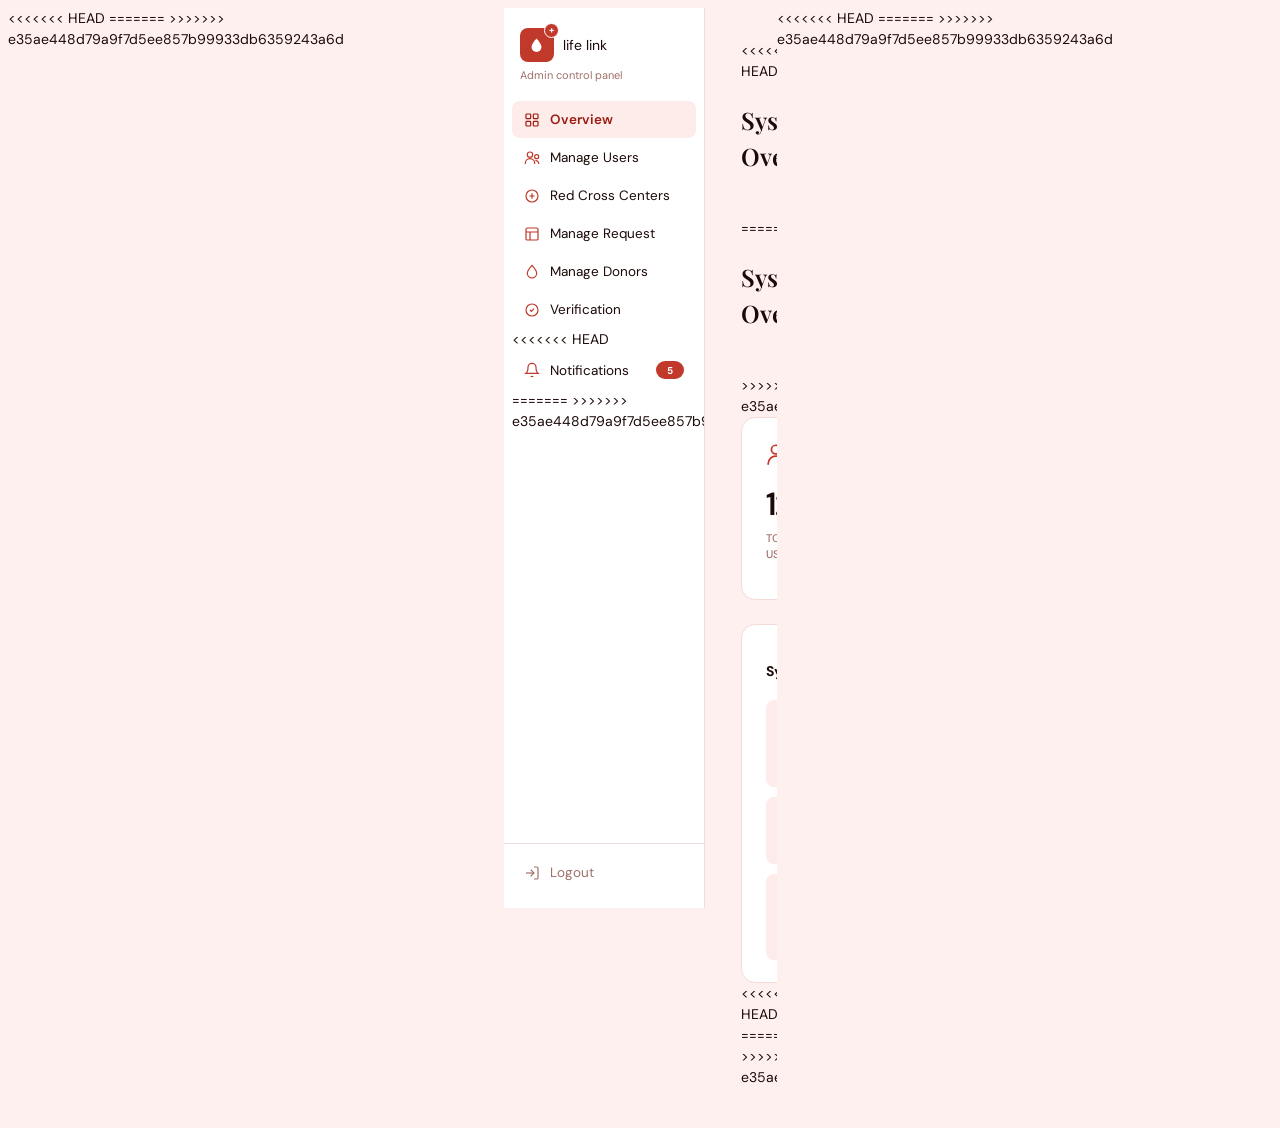
<file: admin.html>
<!DOCTYPE html>
<html lang="en">
<head>
  <meta charset="UTF-8"/>
  <meta name="viewport" content="width=device-width, initial-scale=1.0"/>
  <title>Life Link – Admin Dashboard</title>
  <link href="https://fonts.googleapis.com/css2?family=DM+Sans:opsz,wght@9..40,300;9..40,400;9..40,500;9..40,600&family=Playfair+Display:wght@500;600&display=swap" rel="stylesheet"/>
  <link rel="stylesheet" href="admin.css"/>
<<<<<<< HEAD
  <style>
    /* ── Notification Bell ── */
    .notif-bell-wrap {
      position: relative;
      margin-left: auto;
      margin-right: 8px;
    }
    .notif-bell-btn {
      width: 34px; height: 34px;
      border-radius: 50%;
      border: 1px solid var(--border-soft);
      background: var(--white);
      display: flex; align-items: center; justify-content: center;
      cursor: pointer;
      transition: all 0.15s;
      position: relative;
    }
    .notif-bell-btn svg { width: 16px; height: 16px; stroke: var(--text-muted); fill: none; }
    .notif-bell-btn:hover { background: var(--blush); border-color: var(--crimson-mid); }
    .notif-bell-btn:hover svg { stroke: var(--crimson); }
    .notif-badge {
      position: absolute; top: -4px; right: -4px;
      width: 17px; height: 17px;
      background: var(--crimson-mid);
      color: #fff;
      border-radius: 50%;
      font-size: 10px; font-weight: 700;
      display: flex; align-items: center; justify-content: center;
      border: 2px solid #fff;
      animation: badgePulse 2s infinite;
    }
    @keyframes badgePulse {
      0%,100% { box-shadow: 0 0 0 0 rgba(192,57,43,0.4); }
      50%      { box-shadow: 0 0 0 5px rgba(192,57,43,0); }
    }

    /* ── Notification Dropdown ── */
    .notif-dropdown {
      position: absolute;
      top: calc(100% + 10px);
      right: 0;
      width: 360px;
      background: #fff;
      border-radius: 14px;
      border: 1px solid var(--border-soft);
      box-shadow: 0 20px 60px rgba(100,10,0,0.16);
      z-index: 500;
      display: none;
      overflow: hidden;
      animation: dropIn 0.22s ease;
    }
    @keyframes dropIn {
      from { opacity:0; transform:translateY(-8px); }
      to   { opacity:1; transform:translateY(0); }
    }
    .notif-dropdown.open { display: block; }

    .notif-header {
      padding: 14px 18px 10px;
      display: flex; align-items: center; justify-content: space-between;
      border-bottom: 1px solid var(--border-soft);
    }
    .notif-header-title { font-size: 14px; font-weight: 700; color: var(--text-dark); }
    .notif-mark-all {
      font-size: 11px; color: var(--crimson-mid); font-weight: 600;
      cursor: pointer; background: none; border: none; font-family: inherit;
      padding: 3px 8px; border-radius: 6px; transition: background 0.15s;
    }
    .notif-mark-all:hover { background: var(--blush); }

    .notif-tabs {
      display: flex; gap: 0;
      border-bottom: 1px solid var(--border-soft);
      padding: 0 18px;
    }
    .notif-tab {
      font-size: 12px; font-weight: 500; color: var(--text-muted);
      padding: 8px 12px; cursor: pointer;
      border-bottom: 2px solid transparent; margin-bottom: -1px;
      transition: all 0.15s; background: none; border-left: none; border-right: none; border-top: none;
      font-family: inherit;
    }
    .notif-tab.active { color: var(--crimson); border-bottom-color: var(--crimson); font-weight: 600; }

    .notif-list { max-height: 340px; overflow-y: auto; }
    .notif-list::-webkit-scrollbar { width: 4px; }
    .notif-list::-webkit-scrollbar-thumb { background: var(--border); border-radius: 4px; }

    .notif-item {
      display: flex; align-items: flex-start; gap: 12px;
      padding: 12px 18px;
      border-bottom: 1px solid #fdf0ee;
      cursor: pointer;
      transition: background 0.12s;
      position: relative;
    }
    .notif-item:last-child { border-bottom: none; }
    .notif-item:hover { background: #fffaf9; }
    .notif-item.unread { background: #fff7f6; }
    .notif-item.unread::before {
      content: '';
      position: absolute; left: 6px; top: 50%; transform: translateY(-50%);
      width: 6px; height: 6px;
      background: var(--crimson-mid);
      border-radius: 50%;
    }

    .notif-icon {
      width: 34px; height: 34px; border-radius: 9px;
      display: flex; align-items: center; justify-content: center;
      flex-shrink: 0;
    }
    .notif-icon svg { width: 15px; height: 15px; fill: none; stroke-width: 2; }
    .notif-icon.ni-request  { background: #fef3c7; }
    .notif-icon.ni-request svg { stroke: #92400e; }
    .notif-icon.ni-approved { background: #d1fae5; }
    .notif-icon.ni-approved svg { stroke: #065f46; }
    .notif-icon.ni-rejected { background: #fee2e2; }
    .notif-icon.ni-rejected svg { stroke: #991b1b; }
    .notif-icon.ni-urgent   { background: #fee2e2; }
    .notif-icon.ni-urgent svg { stroke: #dc2626; }
    .notif-icon.ni-user     { background: var(--blush); }
    .notif-icon.ni-user svg { stroke: var(--crimson); }
    .notif-icon.ni-verify   { background: #ede9fe; }
    .notif-icon.ni-verify svg { stroke: #7c3aed; }
    .notif-icon.ni-system   { background: #dbeafe; }
    .notif-icon.ni-system svg { stroke: #1d4ed8; }

    .notif-content { flex: 1; min-width: 0; }
    .notif-msg { font-size: 13px; color: var(--text-dark); line-height: 1.45; }
    .notif-msg strong { font-weight: 600; }
    .notif-time { font-size: 11px; color: var(--text-muted); margin-top: 3px; }

    .notif-empty {
      text-align: center; padding: 32px 24px;
      color: var(--text-muted); font-size: 13px;
    }
    .notif-empty svg { width: 36px; height: 36px; stroke: var(--border); fill: none; display: block; margin: 0 auto 10px; }

    .notif-footer {
      padding: 10px 18px;
      border-top: 1px solid var(--border-soft);
      text-align: center;
    }
    .notif-see-all {
      font-size: 12px; font-weight: 600; color: var(--crimson-mid);
      cursor: pointer; background: none; border: none; font-family: inherit;
      transition: color 0.15s;
    }
    .notif-see-all:hover { color: var(--crimson); }

    /* ── Notification Page (full) ── */
    .notif-page-header {
      display: flex; align-items: center; justify-content: space-between; margin-bottom: 20px;
    }
    .notif-filter-row {
      display: flex; gap: 8px; flex-wrap: wrap; margin-bottom: 16px;
    }
    .nf-pill {
      font-size: 12px; font-weight: 600;
      padding: 5px 14px; border-radius: 99px;
      border: 1.5px solid var(--border);
      background: #fff; color: var(--text-muted);
      cursor: pointer; transition: all 0.15s; font-family: inherit;
    }
    .nf-pill.active { background: var(--crimson-mid); color: #fff; border-color: var(--crimson-mid); }
    .nf-pill:hover:not(.active) { border-color: var(--crimson-mid); color: var(--crimson); }

    .notif-card {
      background: var(--card-bg);
      border-radius: var(--radius-lg);
      border: 1px solid var(--border-soft);
      overflow: hidden;
    }
    .notif-full-item {
      display: flex; align-items: flex-start; gap: 14px;
      padding: 16px 22px;
      border-bottom: 1px solid #fdf0ee;
      transition: background 0.12s;
      position: relative;
    }
    .notif-full-item:last-child { border-bottom: none; }
    .notif-full-item:hover { background: #fffaf9; }
    .notif-full-item.unread { background: #fff7f6; }
    .notif-full-item.unread::before {
      content: '';
      position: absolute; left: 8px; top: 50%; transform: translateY(-50%);
      width: 7px; height: 7px;
      background: var(--crimson-mid); border-radius: 50%;
    }
    .notif-full-icon {
      width: 40px; height: 40px; border-radius: 10px;
      display: flex; align-items: center; justify-content: center; flex-shrink: 0;
    }
    .notif-full-icon svg { width: 18px; height: 18px; fill: none; stroke-width: 2; }
    .notif-full-content { flex: 1; }
    .notif-full-msg { font-size: 13.5px; color: var(--text-dark); line-height: 1.5; }
    .notif-full-msg strong { font-weight: 600; }
    .notif-full-meta { display: flex; align-items: center; gap: 10px; margin-top: 5px; }
    .notif-full-time { font-size: 11.5px; color: var(--text-muted); }
    .notif-type-tag {
      font-size: 10px; font-weight: 700; padding: 2px 8px; border-radius: 99px;
      text-transform: uppercase; letter-spacing: 0.06em;
    }
    .tag-urgent   { background: #fee2e2; color: #991b1b; }
    .tag-request  { background: #fef3c7; color: #92400e; }
    .tag-approved { background: #d1fae5; color: #065f46; }
    .tag-rejected { background: #fee2e2; color: #991b1b; }
    .tag-user     { background: var(--blush); color: var(--crimson); }
    .tag-verify   { background: #ede9fe; color: #7c3aed; }
    .tag-system   { background: #dbeafe; color: #1d4ed8; }

    .notif-dismiss-btn {
      background: none; border: none; cursor: pointer;
      color: var(--text-muted); padding: 4px; border-radius: 6px;
      transition: all 0.15s; font-size: 14px;
    }
    .notif-dismiss-btn:hover { background: var(--blush); color: var(--crimson); }

    /* Header bar */
    .main-header {
      display: flex; align-items: center;
      margin-bottom: 26px;
      padding-bottom: 16px;
      border-bottom: 2px solid var(--border);
    }
    .main-header .page-title { margin-bottom: 0; padding-bottom: 0; border-bottom: none; }
  </style>
=======
>>>>>>> e35ae448d79a9f7d5ee857b99933db6359243a6d
</head>
<body>

<aside class="sidebar">
  <div class="logo">
    <div class="logo-icon">
      <svg class="blood-drop" viewBox="0 0 24 24"><path d="M12 2C12 2 5 9.5 5 14a7 7 0 0 0 14 0C19 9.5 12 2 12 2z"/></svg>
      <div class="plus-badge">+</div>
    </div>
    life link
  </div>
  <div class="sidebar-subtitle">Admin control panel</div>
  <nav class="nav">
    <button class="nav-item active" onclick="showPage('overview', this)">
      <svg viewBox="0 0 24 24" stroke-width="1.8"><rect x="3" y="3" width="7" height="7" rx="1"/><rect x="14" y="3" width="7" height="7" rx="1"/><rect x="3" y="14" width="7" height="7" rx="1"/><rect x="14" y="14" width="7" height="7" rx="1"/></svg>
      Overview
    </button>
    <button class="nav-item" onclick="showPage('manage-users', this)">
      <svg viewBox="0 0 24 24" stroke-width="1.8"><circle cx="9" cy="7" r="4"/><path d="M2 21v-1a7 7 0 0 1 14 0v1"/><circle cx="19" cy="10" r="3"/><path d="M22 21v-1a4 4 0 0 0-5-3.87"/></svg>
      Manage Users
    </button>
    <button class="nav-item" onclick="showPage('red-cross', this)">
      <svg viewBox="0 0 24 24" stroke-width="1.8"><circle cx="12" cy="12" r="9"/><path d="M12 8v8M8 12h8"/></svg>
      Red Cross Centers
    </button>
    <button class="nav-item" onclick="showPage('manage-request', this)">
      <svg viewBox="0 0 24 24" stroke-width="1.8"><rect x="3" y="3" width="18" height="18" rx="2"/><path d="M3 9h18M9 21V9"/></svg>
      Manage Request
    </button>
    <button class="nav-item" onclick="showPage('manage-donors', this)">
      <svg viewBox="0 0 24 24" stroke-width="1.8"><path d="M12 2C12 2 5 9.5 5 14a7 7 0 0 0 14 0C19 9.5 12 2 12 2z"/></svg>
      Manage Donors
    </button>
    <button class="nav-item" onclick="showPage('verification', this)">
      <svg viewBox="0 0 24 24" stroke-width="1.8"><circle cx="12" cy="12" r="9"/><path d="m9 12 2 2 4-4"/></svg>
      Verification
    </button>
<<<<<<< HEAD
    <button class="nav-item" onclick="showPage('notifications', this)" id="nav-notifications">
      <svg viewBox="0 0 24 24" stroke-width="1.8"><path d="M18 8A6 6 0 0 0 6 8c0 7-3 9-3 9h18s-3-2-3-9"/><path d="M13.73 21a2 2 0 0 1-3.46 0"/></svg>
      Notifications
      <span class="nav-notif-dot" id="nav-notif-dot">5</span>
    </button>
=======
>>>>>>> e35ae448d79a9f7d5ee857b99933db6359243a6d
  </nav>
  <div class="sidebar-logout">
    <a href="logout.html" class="logout-btn">
      <svg viewBox="0 0 24 24" stroke-width="1.8"><path d="M15 3h4a2 2 0 0 1 2 2v14a2 2 0 0 1-2 2h-4"/><polyline points="10 17 15 12 10 7"/><line x1="15" y1="12" x2="3" y2="12"/></svg>
      Logout
    </a>
  </div>
</aside>

<main class="main">

  <!-- OVERVIEW -->
  <section id="page-overview" class="page active">
<<<<<<< HEAD
    <div class="main-header">
      <h2 class="page-title">System Overview</h2>
      <div class="notif-bell-wrap">
        <button class="notif-bell-btn" onclick="toggleNotifDropdown()" id="bell-btn">
          <svg viewBox="0 0 24 24"><path d="M18 8A6 6 0 0 0 6 8c0 7-3 9-3 9h18s-3-2-3-9"/><path d="M13.73 21a2 2 0 0 1-3.46 0"/></svg>
          <span class="notif-badge" id="bell-badge">5</span>
        </button>
        <div class="notif-dropdown" id="notif-dropdown">
          <div class="notif-header">
            <span class="notif-header-title">Notifications</span>
            <button class="notif-mark-all" onclick="markAllRead()">Mark all read</button>
          </div>
          <div class="notif-tabs">
            <button class="notif-tab active" onclick="filterDropdown('all',this)">All</button>
            <button class="notif-tab" onclick="filterDropdown('urgent',this)">Urgent</button>
            <button class="notif-tab" onclick="filterDropdown('request',this)">Requests</button>
            <button class="notif-tab" onclick="filterDropdown('user',this)">Users</button>
          </div>
          <div class="notif-list" id="dropdown-list"></div>
          <div class="notif-footer">
            <button class="notif-see-all" onclick="showPage('notifications', document.getElementById('nav-notifications')); closeNotifDropdown()">View all notifications →</button>
          </div>
        </div>
      </div>
    </div>
=======
    <h2 class="page-title">System Overview</h2>
>>>>>>> e35ae448d79a9f7d5ee857b99933db6359243a6d
    <div class="stat-cards">
      <div class="stat-card">
        <div class="stat-icon"><svg viewBox="0 0 24 24" stroke-width="1.8"><circle cx="9" cy="7" r="4"/><path d="M2 21v-1a7 7 0 0 1 14 0v1"/><circle cx="19" cy="10" r="3"/><path d="M22 21v-1a4 4 0 0 0-5-3.87"/></svg></div>
        <div class="stat-value">122</div><div class="stat-label">Total Users</div>
      </div>
      <div class="stat-card">
        <div class="stat-icon"><svg viewBox="0 0 24 24" stroke-width="1.8"><circle cx="12" cy="12" r="9"/><path d="M12 8v8M8 12h8"/></svg></div>
        <div class="stat-value">20</div><div class="stat-label">Red Cross Centers</div>
      </div>
      <div class="stat-card">
        <div class="stat-icon"><svg viewBox="0 0 24 24" stroke-width="1.8"><path d="M12 2C12 2 5 9.5 5 14a7 7 0 0 0 14 0C19 9.5 12 2 12 2z"/></svg></div>
        <div class="stat-value">4</div><div class="stat-label">Active Donors</div>
      </div>
      <div class="stat-card">
        <div class="stat-icon"><svg viewBox="0 0 24 24" stroke-width="1.8"><rect x="3" y="4" width="18" height="18" rx="2"/><line x1="16" y1="2" x2="16" y2="6"/><line x1="8" y1="2" x2="8" y2="6"/><line x1="3" y1="10" x2="21" y2="10"/></svg></div>
        <div class="stat-value">2</div><div class="stat-label">Requests This Month</div>
      </div>
    </div>
    <div class="overview-bottom">
      <div class="overview-card">
        <h3>System Activity</h3>
        <div class="activity-item"><span>New user registrations today</span><span class="count">23</span></div>
        <div class="activity-item"><span>Pending verifications</span><span class="count">45</span></div>
        <div class="activity-item"><span>Active blood requests</span><span class="count">89</span></div>
      </div>
      <div class="overview-card">
        <h3>Recent System Logs</h3>
        <div class="log-item">New Red Cross center added: North District</div>
      </div>
    </div>
  </section>

  <!-- MANAGE USERS -->
  <section id="page-manage-users" class="page">
    <h2 class="page-title">Manage Users</h2>
    <div class="table-card">
      <table id="users-table">
        <thead><tr><th>Name</th><th>Email</th><th>Role</th><th>Status</th><th>Joined</th><th>Actions</th></tr></thead>
        <tbody>
<<<<<<< HEAD
          <tr data-id="u1"><td>John Doe</td><td>johnd@gmail.com</td><td>Users</td><td><span class="badge badge-active">Active</span></td><td>2026-01-15</td><td><button class="action-btn" onclick="openEdit('users','u1',this)"><svg viewBox="0 0 24 24"><path d="M11 4H4a2 2 0 0 0-2 2v14a2 2 0 0 0 2 2h14a2 2 0 0 0 2-2v-7"/><path d="M18.5 2.5a2.121 2.121 0 0 1 3 3L12 15l-4 1 1-4 9.5-9.5z"/></svg> Edit</button><button class="action-btn" onclick="openDelete('u1','users-table')"><svg viewBox="0 0 24 24"><polyline points="3 6 5 6 21 6"/><path d="M19 6l-1 14a2 2 0 0 1-2 2H8a2 2 0 0 1-2-2L5 6"/></svg> Delete</button></td></tr>
          <tr data-id="u2"><td>Jane Smith</td><td>janes@gmail.com</td><td>Users</td><td><span class="badge badge-inactive">Inactive</span></td><td>2026-01-15</td><td><button class="action-btn" onclick="openEdit('users','u2',this)"><svg viewBox="0 0 24 24"><path d="M11 4H4a2 2 0 0 0-2 2v14a2 2 0 0 0 2 2h14a2 2 0 0 0 2-2v-7"/><path d="M18.5 2.5a2.121 2.121 0 0 1 3 3L12 15l-4 1 1-4 9.5-9.5z"/></svg> Edit</button><button class="action-btn" onclick="openDelete('u2','users-table')"><svg viewBox="0 0 24 24"><polyline points="3 6 5 6 21 6"/><path d="M19 6l-1 14a2 2 0 0 1-2 2H8a2 2 0 0 1-2-2L5 6"/></svg> Delete</button></td></tr>
=======
          <tr data-id="u1">
            <td>John Doe</td><td>johnd@gmail.com</td><td>Users</td>
            <td><span class="badge badge-active">Active</span></td><td>2026-01-15</td>
            <td>
              <button class="action-btn" onclick="openEdit('users','u1',this)"><svg viewBox="0 0 24 24"><path d="M11 4H4a2 2 0 0 0-2 2v14a2 2 0 0 0 2 2h14a2 2 0 0 0 2-2v-7"/><path d="M18.5 2.5a2.121 2.121 0 0 1 3 3L12 15l-4 1 1-4 9.5-9.5z"/></svg> Edit</button>
              <button class="action-btn" onclick="openDelete('u1','users-table')"><svg viewBox="0 0 24 24"><polyline points="3 6 5 6 21 6"/><path d="M19 6l-1 14a2 2 0 0 1-2 2H8a2 2 0 0 1-2-2L5 6"/></svg> Delete</button>
            </td>
          </tr>
          <tr data-id="u2">
            <td>Jane Smith</td><td>janes@gmail.com</td><td>Users</td>
            <td><span class="badge badge-inactive">Inactive</span></td><td>2026-01-15</td>
            <td>
              <button class="action-btn" onclick="openEdit('users','u2',this)"><svg viewBox="0 0 24 24"><path d="M11 4H4a2 2 0 0 0-2 2v14a2 2 0 0 0 2 2h14a2 2 0 0 0 2-2v-7"/><path d="M18.5 2.5a2.121 2.121 0 0 1 3 3L12 15l-4 1 1-4 9.5-9.5z"/></svg> Edit</button>
              <button class="action-btn" onclick="openDelete('u2','users-table')"><svg viewBox="0 0 24 24"><polyline points="3 6 5 6 21 6"/><path d="M19 6l-1 14a2 2 0 0 1-2 2H8a2 2 0 0 1-2-2L5 6"/></svg> Delete</button>
            </td>
          </tr>
>>>>>>> e35ae448d79a9f7d5ee857b99933db6359243a6d
        </tbody>
      </table>
    </div>
  </section>

  <!-- RED CROSS CENTERS -->
  <section id="page-red-cross" class="page">
    <h2 class="page-title">Red Cross Centers</h2>
    <div class="table-card">
      <table id="redcross-table">
        <thead><tr><th>Center Name</th><th>Location</th><th>Contact</th><th>Status</th><th>Actions</th></tr></thead>
        <tbody>
<<<<<<< HEAD
          <tr data-id="rc1"><td>Central Red Cross Center</td><td>Bhaktapur</td><td>9987668450</td><td><span class="badge badge-active">Active</span></td><td><button class="action-btn" onclick="openEdit('redcross','rc1',this)"><svg viewBox="0 0 24 24"><path d="M11 4H4a2 2 0 0 0-2 2v14a2 2 0 0 0 2 2h14a2 2 0 0 0 2-2v-7"/><path d="M18.5 2.5a2.121 2.121 0 0 1 3 3L12 15l-4 1 1-4 9.5-9.5z"/></svg> Edit</button><button class="action-btn" onclick="openDelete('rc1','redcross-table')"><svg viewBox="0 0 24 24"><polyline points="3 6 5 6 21 6"/><path d="M19 6l-1 14a2 2 0 0 1-2 2H8a2 2 0 0 1-2-2L5 6"/></svg> Delete</button></td></tr>
=======
          <tr data-id="rc1">
            <td>Central Red Cross Center</td><td>Bhaktapur</td><td>9987668450</td>
            <td><span class="badge badge-active">Active</span></td>
            <td>
              <button class="action-btn" onclick="openEdit('redcross','rc1',this)"><svg viewBox="0 0 24 24"><path d="M11 4H4a2 2 0 0 0-2 2v14a2 2 0 0 0 2 2h14a2 2 0 0 0 2-2v-7"/><path d="M18.5 2.5a2.121 2.121 0 0 1 3 3L12 15l-4 1 1-4 9.5-9.5z"/></svg> Edit</button>
              <button class="action-btn" onclick="openDelete('rc1','redcross-table')"><svg viewBox="0 0 24 24"><polyline points="3 6 5 6 21 6"/><path d="M19 6l-1 14a2 2 0 0 1-2 2H8a2 2 0 0 1-2-2L5 6"/></svg> Delete</button>
            </td>
          </tr>
>>>>>>> e35ae448d79a9f7d5ee857b99933db6359243a6d
        </tbody>
      </table>
    </div>
  </section>

  <!-- MANAGE REQUEST -->
  <section id="page-manage-request" class="page">
    <h2 class="page-title">Manage Request</h2>
    <div class="table-card">
      <table id="request-table">
        <thead><tr><th>Patient</th><th>Blood Group</th><th>Units</th><th>Status</th><th>Date</th><th>Actions</th></tr></thead>
        <tbody>
<<<<<<< HEAD
          <tr data-id="r1"><td>Emma Davis</td><td>A+</td><td>1</td><td><span class="badge badge-active">Approved</span></td><td>2026-04-02</td><td><button class="action-btn" onclick="openEdit('request','r1',this)"><svg viewBox="0 0 24 24"><path d="M11 4H4a2 2 0 0 0-2 2v14a2 2 0 0 0 2 2h14a2 2 0 0 0 2-2v-7"/><path d="M18.5 2.5a2.121 2.121 0 0 1 3 3L12 15l-4 1 1-4 9.5-9.5z"/></svg> Edit</button><button class="action-btn" onclick="openDelete('r1','request-table')"><svg viewBox="0 0 24 24"><polyline points="3 6 5 6 21 6"/><path d="M19 6l-1 14a2 2 0 0 1-2 2H8a2 2 0 0 1-2-2L5 6"/></svg> Delete</button></td></tr>
          <tr data-id="r2"><td>Emma Davis</td><td>A+</td><td>1</td><td><span class="badge badge-pending">Pending</span></td><td>2026-04-02</td><td><button class="action-btn" onclick="openEdit('request','r2',this)"><svg viewBox="0 0 24 24"><path d="M11 4H4a2 2 0 0 0-2 2v14a2 2 0 0 0 2 2h14a2 2 0 0 0 2-2v-7"/><path d="M18.5 2.5a2.121 2.121 0 0 1 3 3L12 15l-4 1 1-4 9.5-9.5z"/></svg> Edit</button><button class="action-btn" onclick="openDelete('r2','request-table')"><svg viewBox="0 0 24 24"><polyline points="3 6 5 6 21 6"/><path d="M19 6l-1 14a2 2 0 0 1-2 2H8a2 2 0 0 1-2-2L5 6"/></svg> Delete</button></td></tr>
=======
          <tr data-id="r1">
            <td>Emma Davis</td><td>A+</td><td>1</td>
            <td><span class="badge badge-active">Approved</span></td><td>2026-04-02</td>
            <td>
              <button class="action-btn" onclick="openEdit('request','r1',this)"><svg viewBox="0 0 24 24"><path d="M11 4H4a2 2 0 0 0-2 2v14a2 2 0 0 0 2 2h14a2 2 0 0 0 2-2v-7"/><path d="M18.5 2.5a2.121 2.121 0 0 1 3 3L12 15l-4 1 1-4 9.5-9.5z"/></svg> Edit</button>
              <button class="action-btn" onclick="openDelete('r1','request-table')"><svg viewBox="0 0 24 24"><polyline points="3 6 5 6 21 6"/><path d="M19 6l-1 14a2 2 0 0 1-2 2H8a2 2 0 0 1-2-2L5 6"/></svg> Delete</button>
            </td>
          </tr>
          <tr data-id="r2">
            <td>Emma Davis</td><td>A+</td><td>1</td>
            <td><span class="badge badge-pending">Pending</span></td><td>2026-04-02</td>
            <td>
              <button class="action-btn" onclick="openEdit('request','r2',this)"><svg viewBox="0 0 24 24"><path d="M11 4H4a2 2 0 0 0-2 2v14a2 2 0 0 0 2 2h14a2 2 0 0 0 2-2v-7"/><path d="M18.5 2.5a2.121 2.121 0 0 1 3 3L12 15l-4 1 1-4 9.5-9.5z"/></svg> Edit</button>
              <button class="action-btn" onclick="openDelete('r2','request-table')"><svg viewBox="0 0 24 24"><polyline points="3 6 5 6 21 6"/><path d="M19 6l-1 14a2 2 0 0 1-2 2H8a2 2 0 0 1-2-2L5 6"/></svg> Delete</button>
            </td>
          </tr>
>>>>>>> e35ae448d79a9f7d5ee857b99933db6359243a6d
        </tbody>
      </table>
    </div>
  </section>

  <!-- MANAGE DONORS -->
  <section id="page-manage-donors" class="page">
    <h2 class="page-title">Manage Donors</h2>
    <div class="table-card">
      <table id="donors-table">
        <thead><tr><th>Name</th><th>Blood Group</th><th>Total Donation</th><th>Status</th><th>Last Donation</th><th>Actions</th></tr></thead>
        <tbody>
<<<<<<< HEAD
          <tr data-id="d1"><td>John Doe</td><td>B+</td><td>8</td><td><span class="badge badge-active">Active</span></td><td>2026-01-15</td><td><button class="action-btn" onclick="openEdit('donors','d1',this)"><svg viewBox="0 0 24 24"><path d="M11 4H4a2 2 0 0 0-2 2v14a2 2 0 0 0 2 2h14a2 2 0 0 0 2-2v-7"/><path d="M18.5 2.5a2.121 2.121 0 0 1 3 3L12 15l-4 1 1-4 9.5-9.5z"/></svg> Edit</button><button class="action-btn" onclick="openDelete('d1','donors-table')"><svg viewBox="0 0 24 24"><polyline points="3 6 5 6 21 6"/><path d="M19 6l-1 14a2 2 0 0 1-2 2H8a2 2 0 0 1-2-2L5 6"/></svg> Delete</button></td></tr>
          <tr data-id="d2"><td>Jane Smith</td><td>A+</td><td>4</td><td><span class="badge badge-inactive">Inactive</span></td><td>2026-01-15</td><td><button class="action-btn" onclick="openEdit('donors','d2',this)"><svg viewBox="0 0 24 24"><path d="M11 4H4a2 2 0 0 0-2 2v14a2 2 0 0 0 2 2h14a2 2 0 0 0 2-2v-7"/><path d="M18.5 2.5a2.121 2.121 0 0 1 3 3L12 15l-4 1 1-4 9.5-9.5z"/></svg> Edit</button><button class="action-btn" onclick="openDelete('d2','donors-table')"><svg viewBox="0 0 24 24"><polyline points="3 6 5 6 21 6"/><path d="M19 6l-1 14a2 2 0 0 1-2 2H8a2 2 0 0 1-2-2L5 6"/></svg> Delete</button></td></tr>
=======
          <tr data-id="d1">
            <td>John Doe</td><td>B+</td><td>8</td>
            <td><span class="badge badge-active">Active</span></td><td>2026-01-15</td>
            <td>
              <button class="action-btn" onclick="openEdit('donors','d1',this)"><svg viewBox="0 0 24 24"><path d="M11 4H4a2 2 0 0 0-2 2v14a2 2 0 0 0 2 2h14a2 2 0 0 0 2-2v-7"/><path d="M18.5 2.5a2.121 2.121 0 0 1 3 3L12 15l-4 1 1-4 9.5-9.5z"/></svg> Edit</button>
              <button class="action-btn" onclick="openDelete('d1','donors-table')"><svg viewBox="0 0 24 24"><polyline points="3 6 5 6 21 6"/><path d="M19 6l-1 14a2 2 0 0 1-2 2H8a2 2 0 0 1-2-2L5 6"/></svg> Delete</button>
            </td>
          </tr>
          <tr data-id="d2">
            <td>Jane Smith</td><td>A+</td><td>4</td>
            <td><span class="badge badge-inactive">Inactive</span></td><td>2026-01-15</td>
            <td>
              <button class="action-btn" onclick="openEdit('donors','d2',this)"><svg viewBox="0 0 24 24"><path d="M11 4H4a2 2 0 0 0-2 2v14a2 2 0 0 0 2 2h14a2 2 0 0 0 2-2v-7"/><path d="M18.5 2.5a2.121 2.121 0 0 1 3 3L12 15l-4 1 1-4 9.5-9.5z"/></svg> Edit</button>
              <button class="action-btn" onclick="openDelete('d2','donors-table')"><svg viewBox="0 0 24 24"><polyline points="3 6 5 6 21 6"/><path d="M19 6l-1 14a2 2 0 0 1-2 2H8a2 2 0 0 1-2-2L5 6"/></svg> Delete</button>
            </td>
          </tr>
>>>>>>> e35ae448d79a9f7d5ee857b99933db6359243a6d
        </tbody>
      </table>
    </div>
  </section>

  <!-- VERIFICATION -->
  <section id="page-verification" class="page">
    <h2 class="page-title">Verification</h2>
    <div class="table-card">
      <table id="verification-table">
        <thead><tr><th>Name</th><th>Type</th><th>Status</th><th>Submitted</th><th>Actions</th></tr></thead>
        <tbody>
<<<<<<< HEAD
          <tr data-id="v1"><td>John Doe</td><td>ID Verification</td><td><span class="badge badge-pending">Pending</span></td><td>2026-01-15</td><td><button class="btn-pill btn-pill-accept" onclick="verifyAction('v1','Approved')">Accept</button><button class="btn-pill btn-pill-reject" onclick="verifyAction('v1','Rejected')">Reject</button></td></tr>
          <tr data-id="v2"><td>Jane Smith</td><td>Donor Certificate</td><td><span class="badge badge-active">Approved</span></td><td>2026-01-15</td><td><button class="btn-pill btn-pill-accept" onclick="verifyAction('v2','Approved')">Accept</button><button class="btn-pill btn-pill-reject" onclick="verifyAction('v2','Rejected')">Reject</button></td></tr>
=======
          <tr data-id="v1">
            <td>John Doe</td><td>ID Verification</td>
            <td><span class="badge badge-pending">Pending</span></td><td>2026-01-15</td>
            <td>
              <button class="btn-pill btn-pill-accept" onclick="verifyAction('v1','Approved')">Accept</button>
              <button class="btn-pill btn-pill-reject" onclick="verifyAction('v1','Rejected')">Reject</button>
            </td>
          </tr>
          <tr data-id="v2">
            <td>Jane Smith</td><td>Donor Certificate</td>
            <td><span class="badge badge-active">Approved</span></td><td>2026-01-15</td>
            <td>
              <button class="btn-pill btn-pill-accept" onclick="verifyAction('v2','Approved')">Accept</button>
              <button class="btn-pill btn-pill-reject" onclick="verifyAction('v2','Rejected')">Reject</button>
            </td>
          </tr>
>>>>>>> e35ae448d79a9f7d5ee857b99933db6359243a6d
        </tbody>
      </table>
    </div>
  </section>

<<<<<<< HEAD
  <!-- NOTIFICATIONS PAGE -->
  <section id="page-notifications" class="page">
    <div class="notif-page-header">
      <h2 class="page-title" style="margin-bottom:0;padding-bottom:0;border-bottom:none">Notifications</h2>
      <button class="foot-btn foot-save" onclick="markAllRead()" style="font-size:12px;padding:7px 16px">Mark all as read</button>
    </div>
    <div class="notif-filter-row" id="page-filter-row">
      <button class="nf-pill active" onclick="filterPage('all',this)">All <span id="pf-all-count" style="opacity:0.7"></span></button>
      <button class="nf-pill" onclick="filterPage('urgent',this)"> Urgent</button>
      <button class="nf-pill" onclick="filterPage('request',this)"> Requests</button>
      <button class="nf-pill" onclick="filterPage('approved',this)"> Approved</button>
      <button class="nf-pill" onclick="filterPage('rejected',this)">Rejected</button>
      <button class="nf-pill" onclick="filterPage('user',this)"> Users</button>
      <button class="nf-pill" onclick="filterPage('verify',this)"> Verification</button>
      <button class="nf-pill" onclick="filterPage('system',this)"> System</button>
    </div>
    <div class="notif-card" id="page-notif-list"></div>
  </section>

=======
>>>>>>> e35ae448d79a9f7d5ee857b99933db6359243a6d
</main>

<!-- EDIT MODAL -->
<div class="modal-overlay" id="edit-modal">
  <div class="modal"><div class="modal-top">
    <div class="modal-icon-wrap"><svg fill="none" stroke="currentColor" stroke-width="2" viewBox="0 0 24 24"><path d="M11 4H4a2 2 0 0 0-2 2v14a2 2 0 0 0 2 2h14a2 2 0 0 0 2-2v-7"/><path d="M18.5 2.5a2.121 2.121 0 0 1 3 3L12 15l-4 1 1-4 9.5-9.5z"/></svg></div>
    <div class="modal-title-block"><div class="modal-title" id="modal-title">Edit Record</div><div class="modal-subtitle">Update the details below</div></div>
    <button class="modal-close" onclick="closeModal('edit-modal')">✕</button>
  </div>
  <div class="modal-body"><div id="modal-fields"></div></div>
  <div class="modal-footer"><button class="foot-btn foot-cancel" onclick="closeModal('edit-modal')">Cancel</button><button class="foot-btn foot-save" onclick="saveEdit()">Save Changes</button></div>
  </div>
</div>

<!-- DELETE MODAL -->
<div class="modal-overlay" id="delete-modal">
  <div class="modal" style="width:360px"><div class="modal-top" style="border-bottom:none;padding-bottom:0"><div style="flex:1"></div><button class="modal-close" onclick="closeModal('delete-modal')">✕</button></div>
  <div class="confirm-body"><div class="confirm-ring"><svg viewBox="0 0 24 24"><polyline points="3 6 5 6 21 6"/><path d="M19 6l-1 14a2 2 0 0 1-2 2H8a2 2 0 0 1-2-2L5 6"/></svg></div>
  <div class="confirm-h">Delete this record?</div><div class="confirm-p">This action is permanent and cannot be undone.</div></div>
  <div class="confirm-footer"><button class="foot-btn foot-cancel" onclick="closeModal('delete-modal')">Cancel</button><button class="foot-btn foot-danger" onclick="confirmDelete()">Yes, Delete</button></div>
  </div>
</div>

<div class="toast" id="toast"></div>
<<<<<<< HEAD

<style>
  .nav-notif-dot {
    margin-left: auto;
    background: var(--crimson-mid); color: #fff;
    font-size: 10px; font-weight: 700;
    min-width: 18px; height: 18px;
    border-radius: 99px;
    display: inline-flex; align-items: center; justify-content: center;
    padding: 0 5px;
  }
</style>

<script src="admin.js"></script>

=======
<script src="admin.js"></script>
>>>>>>> e35ae448d79a9f7d5ee857b99933db6359243a6d
</body>
</html>
</file>
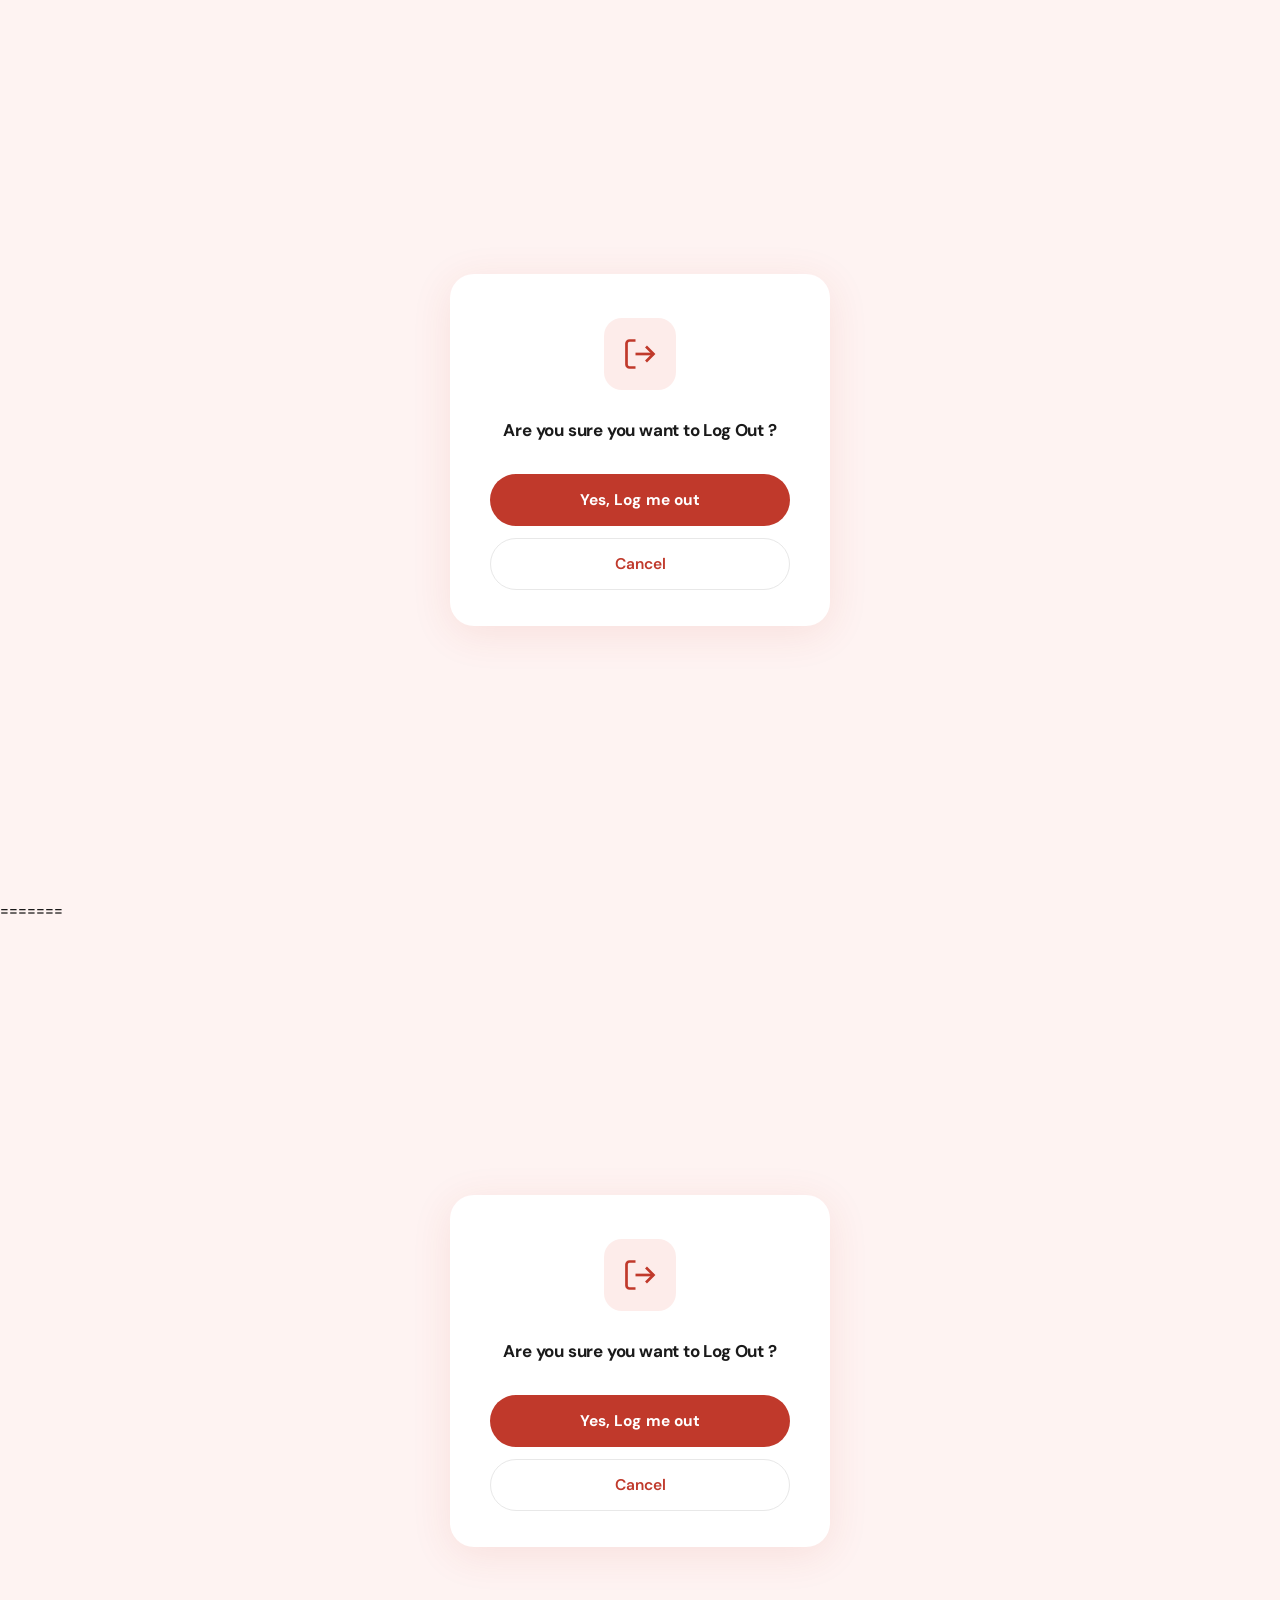
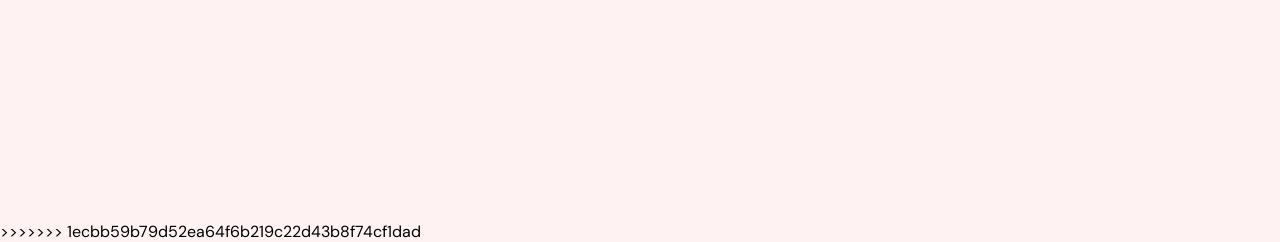
<file: logout.html>
<!DOCTYPE html>
<html lang="en">
<head>
  <meta charset="UTF-8" />
  <meta name="viewport" content="width=device-width, initial-scale=1.0"/>
  <title>Log Out – Life Link</title>
  <link rel="stylesheet" href="logout.css" />
  <link href="https://fonts.googleapis.com/css2?family=DM+Sans:wght@400;500;600;700&display=swap" rel="stylesheet"/>
</head>
<body>

  <div class="overlay">
    <div class="modal">

      
      <div class="icon-wrap">
        <svg width="36" height="36" fill="none" stroke="#C0392B" stroke-width="1.8" viewBox="0 0 24 24">
          <path d="M9 21H5a2 2 0 0 1-2-2V5a2 2 0 0 1 2-2h4"/>
          <polyline points="16 17 21 12 16 7"/>
          <line x1="21" y1="12" x2="9" y2="12"/>
        </svg>
      </div>

  
      <p class="message">Are you sure you want to Log Out ?</p>

      
      <button class="btn-logout" onclick="confirmLogout()">Yes, Log me out</button>
      <button class="btn-cancel" onclick="cancelLogout()">Cancel</button>

    </div>
  </div>

  <script>
    function confirmLogout() {
      window.location.href = 'landingpage.html';
    }

    function cancelLogout() {
      window.history.back();
    }
  </script>
</body>
=======
<!DOCTYPE html>
<html lang="en">
<head>
  <meta charset="UTF-8" />
  <meta name="viewport" content="width=device-width, initial-scale=1.0"/>
  <title>Log Out – Life Link</title>
  <link rel="stylesheet" href="logout.css" />
  <link href="https://fonts.googleapis.com/css2?family=DM+Sans:wght@400;500;600;700&display=swap" rel="stylesheet"/>
</head>
<body>

  <div class="overlay">
    <div class="modal">

      
      <div class="icon-wrap">
        <svg width="36" height="36" fill="none" stroke="#C0392B" stroke-width="1.8" viewBox="0 0 24 24">
          <path d="M9 21H5a2 2 0 0 1-2-2V5a2 2 0 0 1 2-2h4"/>
          <polyline points="16 17 21 12 16 7"/>
          <line x1="21" y1="12" x2="9" y2="12"/>
        </svg>
      </div>

  
      <p class="message">Are you sure you want to Log Out ?</p>

      
      <button class="btn-logout" onclick="confirmLogout()">Yes, Log me out</button>
      <button class="btn-cancel" onclick="cancelLogout()">Cancel</button>

    </div>
  </div>

  <script>
    function confirmLogout() {
      window.location.href = 'landingpage.html';
    }

    function cancelLogout() {
      window.history.back();
    }
  </script>
</body>
>>>>>>> 1ecbb59b79d52ea64f6b219c22d43b8f74cf1dad
</html>
</file>
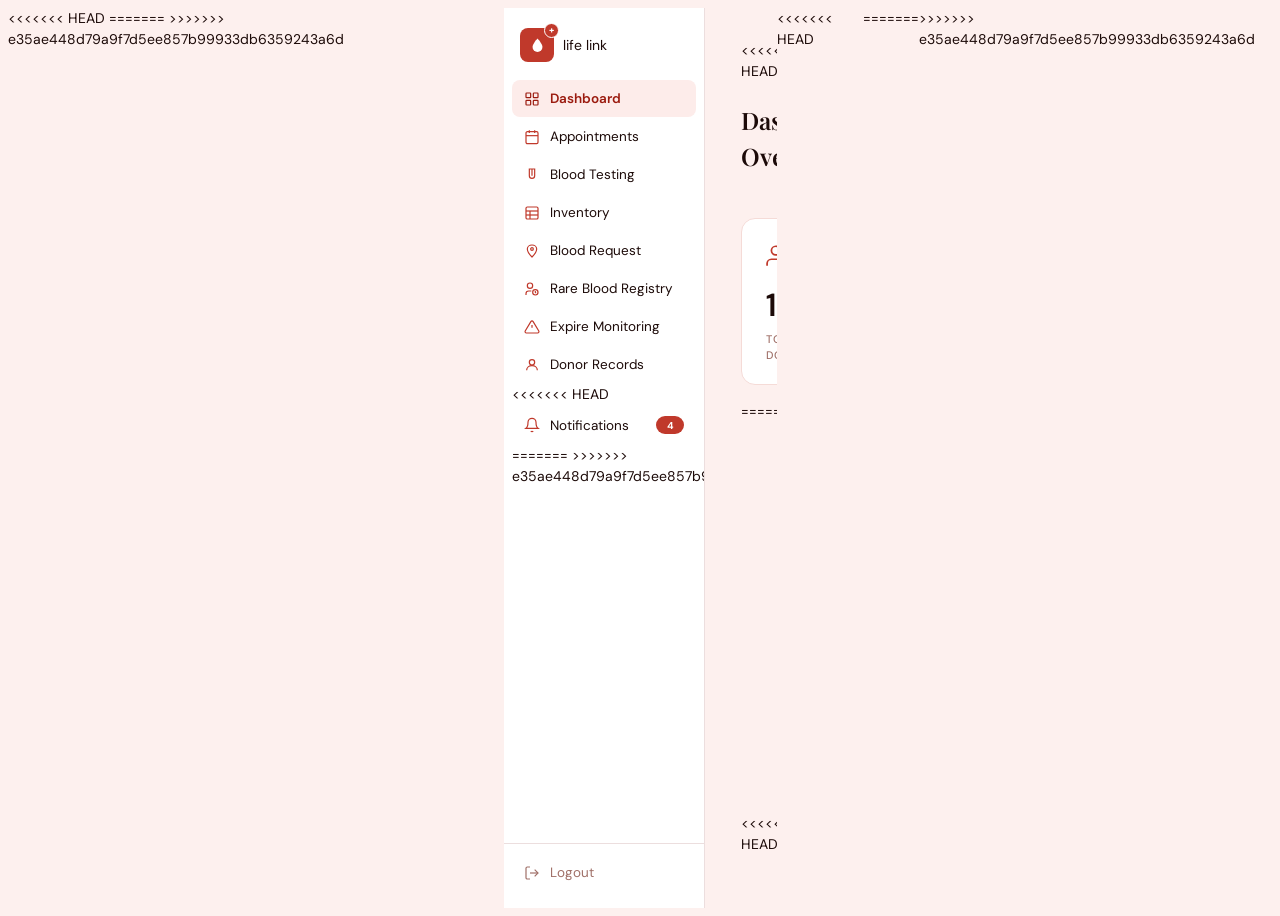
<file: redcross.html>
<!DOCTYPE html>
<html lang="en">
<head>
  <meta charset="UTF-8"/>
  <meta name="viewport" content="width=device-width, initial-scale=1.0"/>
  <title>Life Link – Red Cross Dashboard</title>
  <link href="https://fonts.googleapis.com/css2?family=DM+Sans:opsz,wght@9..40,300;9..40,400;9..40,500;9..40,600&family=Playfair+Display:wght@500;600&display=swap" rel="stylesheet"/>
  <link rel="stylesheet" href="redcross.css"/>
<<<<<<< HEAD
 
=======
>>>>>>> e35ae448d79a9f7d5ee857b99933db6359243a6d
</head>
<body>

<aside class="sidebar">
  <div class="logo">
    <div class="logo-icon">
      <svg class="blood-drop" viewBox="0 0 24 24"><path d="M12 2C12 2 5 9.5 5 14a7 7 0 0 0 14 0C19 9.5 12 2 12 2z"/></svg>
      <div class="plus-badge">+</div>
    </div>
    life link
  </div>
  <nav class="nav">
    <button class="nav-item active" onclick="showPage('dashboard',this)">
      <svg viewBox="0 0 24 24" stroke-width="1.8"><rect x="3" y="3" width="7" height="7" rx="1"/><rect x="14" y="3" width="7" height="7" rx="1"/><rect x="3" y="14" width="7" height="7" rx="1"/><rect x="14" y="14" width="7" height="7" rx="1"/></svg>
      Dashboard
    </button>
    <button class="nav-item" onclick="showPage('appointments',this)">
      <svg viewBox="0 0 24 24" stroke-width="1.8"><rect x="3" y="4" width="18" height="18" rx="2"/><line x1="16" y1="2" x2="16" y2="6"/><line x1="8" y1="2" x2="8" y2="6"/><line x1="3" y1="10" x2="21" y2="10"/></svg>
      Appointments
    </button>
    <button class="nav-item" onclick="showPage('bloodtesting',this)">
      <svg viewBox="0 0 24 24" stroke-width="1.8"><path d="M8 3h8v10a4 4 0 0 1-8 0V3z"/><line x1="12" y1="3" x2="12" y2="13"/></svg>
      Blood Testing
    </button>
    <button class="nav-item" onclick="showPage('inventory',this)">
      <svg viewBox="0 0 24 24" stroke-width="1.8"><rect x="3" y="3" width="18" height="18" rx="2"/><line x1="3" y1="9" x2="21" y2="9"/><line x1="3" y1="15" x2="21" y2="15"/><line x1="9" y1="9" x2="9" y2="21"/></svg>
      Inventory
    </button>
    <button class="nav-item" onclick="showPage('bloodrequest',this)">
      <svg viewBox="0 0 24 24" stroke-width="1.8"><path d="M12 21C12 21 5 14 5 9C5 5.686 8.134 3 12 3C15.866 3 19 5.686 19 9C19 14 12 21 12 21Z"/><circle cx="12" cy="9" r="2" fill="none"/></svg>
      Blood Request
    </button>
    <button class="nav-item" onclick="showPage('rareblood',this)">
      <svg viewBox="0 0 24 24" stroke-width="1.8"><circle cx="9" cy="7" r="4"/><path d="M3 21v-2a4 4 0 0 1 4-4h4"/><circle cx="17" cy="17" r="4"/><path d="M17 15v2l1 1"/></svg>
      Rare Blood Registry
    </button>
    <button class="nav-item" onclick="showPage('expire',this)">
      <svg viewBox="0 0 24 24" stroke-width="1.8"><path d="M10.29 3.86L1.82 18a2 2 0 0 0 1.71 3h16.94a2 2 0 0 0 1.71-3L13.71 3.86a2 2 0 0 0-3.42 0z"/><line x1="12" y1="9" x2="12" y2="13"/><line x1="12" y1="17" x2="12.01" y2="17"/></svg>
      Expire Monitoring
    </button>
    <button class="nav-item" onclick="showPage('donors',this)">
      <svg viewBox="0 0 24 24" stroke-width="1.8"><circle cx="12" cy="8" r="4"/><path d="M4 20c0-4 3.6-7 8-7s8 3 8 7"/></svg>
      Donor Records
    </button>
<<<<<<< HEAD
    <button class="nav-item" onclick="showPage('rc-notifications',this)" id="rc-nav-notif">
      <svg viewBox="0 0 24 24" stroke-width="1.8"><path d="M18 8A6 6 0 0 0 6 8c0 7-3 9-3 9h18s-3-2-3-9"/><path d="M13.73 21a2 2 0 0 1-3.46 0"/></svg>
      Notifications
      <span class="nav-notif-dot" id="rc-nav-dot">4</span>
    </button>
=======
>>>>>>> e35ae448d79a9f7d5ee857b99933db6359243a6d
  </nav>
  <div class="sidebar-logout">
    <a class="logout-btn" href="logout.html">
      <svg viewBox="0 0 24 24" stroke-width="1.8"><path d="M9 21H5a2 2 0 0 1-2-2V5a2 2 0 0 1 2-2h4"/><polyline points="16 17 21 12 16 7"/><line x1="21" y1="12" x2="9" y2="12"/></svg>
      Logout
    </a>
  </div>
</aside>

<main class="main">

  <!-- DASHBOARD -->
  <section class="page active" id="page-dashboard">
<<<<<<< HEAD
    <div class="page-header-row">
      <h1 class="page-title">Dashboard Overview</h1>
      <div class="notif-bell-wrap">
        <button class="notif-bell-btn" onclick="toggleRcDropdown()" id="rc-bell-btn">
          <svg viewBox="0 0 24 24"><path d="M18 8A6 6 0 0 0 6 8c0 7-3 9-3 9h18s-3-2-3-9"/><path d="M13.73 21a2 2 0 0 1-3.46 0"/></svg>
          <span class="notif-badge" id="rc-bell-badge">4</span>
        </button>
        <div class="notif-dropdown" id="rc-notif-dropdown">
          <div class="notif-header">
            <span class="notif-header-title">Notifications</span>
            <button class="notif-mark-all" onclick="rcMarkAll()">Mark all read</button>
          </div>
          <div class="notif-tabs">
            <button class="notif-tab active" onclick="rcFilterDd('all',this)">All</button>
            <button class="notif-tab" onclick="rcFilterDd('urgent',this)">Urgent</button>
            <button class="notif-tab" onclick="rcFilterDd('request',this)">Requests</button>
            <button class="notif-tab" onclick="rcFilterDd('expiry',this)">Expiry</button>
          </div>
          <div class="notif-list" id="rc-dropdown-list"></div>
          <div class="notif-footer">
            <button class="notif-see-all" onclick="showPage('rc-notifications',document.getElementById('rc-nav-notif'));closeRcDropdown()">View all →</button>
          </div>
        </div>
      </div>
    </div>
    <div class="stat-cards">
      <div class="stat-card"><div class="stat-icon"><svg viewBox="0 0 24 24" stroke-width="1.8"><path d="M17 21v-2a4 4 0 0 0-4-4H5a4 4 0 0 0-4 4v2"/><circle cx="9" cy="7" r="4"/><path d="M23 21v-2a4 4 0 0 0-3-3.87M16 3.13a4 4 0 0 1 0 7.75"/></svg></div><div class="stat-value">122</div><div class="stat-label">Total Donors</div></div>
      <div class="stat-card"><div class="stat-icon"><svg viewBox="0 0 24 24" stroke-width="1.8"><path d="M20.84 4.61a5.5 5.5 0 0 0-7.78 0L12 5.67l-1.06-1.06a5.5 5.5 0 0 0-7.78 7.78l1.06 1.06L12 21.23l7.78-7.78 1.06-1.06a5.5 5.5 0 0 0 0-7.78z"/></svg></div><div class="stat-value">200</div><div class="stat-label">All Blood Units</div></div>
      <div class="stat-card"><div class="stat-icon"><svg viewBox="0 0 24 24" stroke-width="1.8"><path d="M12 21C12 21 5 14 5 9C5 5.686 8.134 3 12 3C15.866 3 19 5.686 19 9C19 14 12 21 12 21Z"/></svg></div><div class="stat-value">4</div><div class="stat-label">Total Requests</div></div>
      <div class="stat-card"><div class="stat-icon"><svg viewBox="0 0 24 24" stroke-width="1.8"><rect x="3" y="4" width="18" height="18" rx="2"/><line x1="16" y1="2" x2="16" y2="6"/><line x1="8" y1="2" x2="8" y2="6"/><line x1="3" y1="10" x2="21" y2="10"/></svg></div><div class="stat-value">2</div><div class="stat-label">Expiring Soon</div></div>
=======
    <h1 class="page-title">Dashboard Overview</h1>
    <div class="stat-cards">
      <div class="stat-card">
        <div class="stat-icon"><svg viewBox="0 0 24 24" stroke-width="1.8"><path d="M17 21v-2a4 4 0 0 0-4-4H5a4 4 0 0 0-4 4v2"/><circle cx="9" cy="7" r="4"/><path d="M23 21v-2a4 4 0 0 0-3-3.87M16 3.13a4 4 0 0 1 0 7.75"/></svg></div>
        <div class="stat-value">122</div><div class="stat-label">Total Donors</div>
      </div>
      <div class="stat-card">
        <div class="stat-icon"><svg viewBox="0 0 24 24" stroke-width="1.8"><path d="M20.84 4.61a5.5 5.5 0 0 0-7.78 0L12 5.67l-1.06-1.06a5.5 5.5 0 0 0-7.78 7.78l1.06 1.06L12 21.23l7.78-7.78 1.06-1.06a5.5 5.5 0 0 0 0-7.78z"/></svg></div>
        <div class="stat-value">200</div><div class="stat-label">All Blood Units</div>
      </div>
      <div class="stat-card">
        <div class="stat-icon"><svg viewBox="0 0 24 24" stroke-width="1.8"><path d="M12 21C12 21 5 14 5 9C5 5.686 8.134 3 12 3C15.866 3 19 5.686 19 9C19 14 12 21 12 21Z"/></svg></div>
        <div class="stat-value">4</div><div class="stat-label">Total Requests</div>
      </div>
      <div class="stat-card">
        <div class="stat-icon"><svg viewBox="0 0 24 24" stroke-width="1.8"><rect x="3" y="4" width="18" height="18" rx="2"/><line x1="16" y1="2" x2="16" y2="6"/><line x1="8" y1="2" x2="8" y2="6"/><line x1="3" y1="10" x2="21" y2="10"/></svg></div>
        <div class="stat-value">2</div><div class="stat-label">Expiring Soon</div>
      </div>
>>>>>>> e35ae448d79a9f7d5ee857b99933db6359243a6d
    </div>
    <div class="dashboard-grid">
      <div class="card">
        <h2>Blood Inventory By Type</h2>
        <div class="bar-list">
          <div class="bar-row"><span class="blood-type">A+</span><div class="bar-track"><div class="bar-fill" style="width:85%"></div></div><span class="units">17 Units</span></div>
          <div class="bar-row"><span class="blood-type">B+</span><div class="bar-track"><div class="bar-fill" style="width:35%"></div></div><span class="units">7 Units</span></div>
          <div class="bar-row"><span class="blood-type">A-</span><div class="bar-track"><div class="bar-fill" style="width:40%"></div></div><span class="units">8 Units</span></div>
          <div class="bar-row"><span class="blood-type">AB+</span><div class="bar-track"><div class="bar-fill" style="width:20%"></div></div><span class="units">10 Units</span></div>
          <div class="bar-row"><span class="blood-type">O+</span><div class="bar-track"><div class="bar-fill" style="width:50%"></div></div><span class="units">10 Units</span></div>
          <div class="bar-row"><span class="blood-type">O-</span><div class="bar-track"><div class="bar-fill" style="width:50%"></div></div><span class="units">10 Units</span></div>
          <div class="bar-row"><span class="blood-type">AB-</span><div class="bar-track"><div class="bar-fill" style="width:30%"></div></div><span class="units">6 Units</span></div>
          <div class="bar-row"><span class="blood-type" style="font-size:9px;width:44px">Rh-null</span><div class="bar-track"><div class="bar-fill" style="width:5%"></div></div><span class="units">1 Unit</span></div>
        </div>
      </div>
      <div class="card">
        <h2>Rare Blood Alert</h2>
<<<<<<< HEAD
        <div class="alert-item"><div class="alert-type">O- Urgent Needed</div><div class="alert-names">John Doe</div><div class="alert-names">Chakrapath</div></div>
=======
        <div class="alert-item">
          <div class="alert-type">O- Urgent Needed</div>
          <div class="alert-names">John Doe</div>
          <div class="alert-names">Chakrapath</div>
        </div>
>>>>>>> e35ae448d79a9f7d5ee857b99933db6359243a6d
      </div>
    </div>
  </section>

  <!-- APPOINTMENTS -->
  <section class="page" id="page-appointments">
    <h1 class="page-title">Appointments</h1>
    <div class="table-card">
      <table id="tbl-appointments">
        <thead><tr><th>Donor Name</th><th>Blood Group</th><th>Requested Date</th><th>Last Donation</th><th>Status</th><th>Actions</th></tr></thead>
        <tbody>
<<<<<<< HEAD
          <tr data-id="a1"><td>John Doe</td><td>B+</td><td>2026-04-05</td><td>2025-12-01</td><td><span class="badge badge-green">Scheduled</span></td><td><button class="action-btn" onclick="openEdit('appointments','a1',this)"><svg viewBox="0 0 24 24"><path d="M11 4H4a2 2 0 0 0-2 2v14a2 2 0 0 0 2 2h14a2 2 0 0 0 2-2v-7"/><path d="M18.5 2.5a2.121 2.121 0 0 1 3 3L12 15l-4 1 1-4 9.5-9.5z"/></svg> Edit</button><button class="action-btn" onclick="openDelete('a1','tbl-appointments')"><svg viewBox="0 0 24 24"><polyline points="3 6 5 6 21 6"/><path d="M19 6l-1 14a2 2 0 0 1-2 2H8a2 2 0 0 1-2-2L5 6"/></svg> Delete</button></td></tr>
          <tr data-id="a2"><td>Jane Smith</td><td>O+</td><td>2026-04-05</td><td>2025-12-01</td><td><span class="badge badge-red">Pending</span></td><td><button class="action-btn" onclick="openEdit('appointments','a2',this)"><svg viewBox="0 0 24 24"><path d="M11 4H4a2 2 0 0 0-2 2v14a2 2 0 0 0 2 2h14a2 2 0 0 0 2-2v-7"/><path d="M18.5 2.5a2.121 2.121 0 0 1 3 3L12 15l-4 1 1-4 9.5-9.5z"/></svg> Edit</button><button class="action-btn" onclick="openDelete('a2','tbl-appointments')"><svg viewBox="0 0 24 24"><polyline points="3 6 5 6 21 6"/><path d="M19 6l-1 14a2 2 0 0 1-2 2H8a2 2 0 0 1-2-2L5 6"/></svg> Delete</button></td></tr>
=======
          <tr data-id="a1"><td>John Doe</td><td>B+</td><td>2026-04-05</td><td>2025-12-01</td><td><span class="badge badge-green">Scheduled</span></td><td>
            <button class="action-btn" onclick="openEdit('appointments','a1',this)"><svg viewBox="0 0 24 24"><path d="M11 4H4a2 2 0 0 0-2 2v14a2 2 0 0 0 2 2h14a2 2 0 0 0 2-2v-7"/><path d="M18.5 2.5a2.121 2.121 0 0 1 3 3L12 15l-4 1 1-4 9.5-9.5z"/></svg> Edit</button>
            <button class="action-btn" onclick="openDelete('a1','tbl-appointments')"><svg viewBox="0 0 24 24"><polyline points="3 6 5 6 21 6"/><path d="M19 6l-1 14a2 2 0 0 1-2 2H8a2 2 0 0 1-2-2L5 6"/></svg> Delete</button>
          </td></tr>
          <tr data-id="a2"><td>Jane Smith</td><td>O+</td><td>2026-04-05</td><td>2025-12-01</td><td><span class="badge badge-red">Pending</span></td><td>
            <button class="action-btn" onclick="openEdit('appointments','a2',this)"><svg viewBox="0 0 24 24"><path d="M11 4H4a2 2 0 0 0-2 2v14a2 2 0 0 0 2 2h14a2 2 0 0 0 2-2v-7"/><path d="M18.5 2.5a2.121 2.121 0 0 1 3 3L12 15l-4 1 1-4 9.5-9.5z"/></svg> Edit</button>
            <button class="action-btn" onclick="openDelete('a2','tbl-appointments')"><svg viewBox="0 0 24 24"><polyline points="3 6 5 6 21 6"/><path d="M19 6l-1 14a2 2 0 0 1-2 2H8a2 2 0 0 1-2-2L5 6"/></svg> Delete</button>
          </td></tr>
>>>>>>> e35ae448d79a9f7d5ee857b99933db6359243a6d
        </tbody>
      </table>
    </div>
  </section>

<<<<<<< HEAD
  <!-- BLOOD TESTING (abbreviated for space) -->
  <section class="page" id="page-bloodtesting"><h1 class="page-title">Blood Testing</h1><div class="table-card"><table><thead><tr><th>Donor Name</th><th>Claimed</th><th>Tested</th><th>Status</th></tr></thead><tbody><tr><td>John Doe</td><td>A+</td><td>A+</td><td><span class="badge badge-green">Passed</span></td></tr></tbody></table></div></section>

  <!-- INVENTORY (abbreviated) -->
  <section class="page" id="page-inventory"><h1 class="page-title">Inventory</h1><div class="table-card"><table><thead><tr><th>Blood Group</th><th>Units Available</th><th>Storage Date</th><th>Expire Date</th></tr></thead><tbody><tr><td>A+</td><td>45</td><td>2026-04-05</td><td>2026-12-01</td></tr><tr><td>B+</td><td>32</td><td>2026-04-05</td><td>2026-12-01</td></tr><tr><td>O-</td><td>15</td><td>2026-04-05</td><td>2026-12-01</td></tr></tbody></table></div></section>

  <!-- BLOOD REQUEST -->
  <section class="page" id="page-bloodrequest"><h1 class="page-title">Blood Request</h1><div class="table-card"><table><thead><tr><th>Patient Name</th><th>Blood Group</th><th>Units</th><th>Status</th></tr></thead><tbody><tr><td>John Doe</td><td>B+</td><td>2</td><td><span class="badge badge-yellow">Pending</span></td></tr><tr><td>Jane Smith</td><td>Rh-null</td><td>1</td><td><span class="badge badge-red">Urgent</span></td></tr></tbody></table></div></section>

  <!-- RARE BLOOD, EXPIRE, DONORS abbreviated -->
  <section class="page" id="page-rareblood"><h1 class="page-title">Rare Blood Registry</h1><div class="table-card"><table><thead><tr><th>Patient Name</th><th>Blood Group</th><th>Location</th><th>Availability</th></tr></thead><tbody><tr><td>John Doe</td><td>AB-</td><td>Chakrapath</td><td><span class="badge badge-green">Available</span></td></tr><tr><td>Raj Kumar</td><td style="font-weight:600;color:var(--crimson)">Rh-null</td><td>Lalitpur</td><td><span class="badge badge-yellow">Rare — On Call</span></td></tr></tbody></table></div></section>
  <section class="page" id="page-expire"><h1 class="page-title">Blood Expiry Monitoring</h1><div class="table-card"><table><thead><tr><th>Blood Group</th><th>Units</th><th>Expire Date</th><th>Days Left</th></tr></thead><tbody><tr><td>A+</td><td>3</td><td>2026-04-08</td><td><span class="days-left-warning">6 Days</span></td></tr><tr><td>O-</td><td>5</td><td>2026-04-15</td><td><span class="days-left-warning">13 Days</span></td></tr></tbody></table></div></section>
  <section class="page" id="page-donors"><h1 class="page-title">Donor Records</h1><div class="table-card"><table><thead><tr><th>Donor Name</th><th>Blood Group</th><th>Total Donation</th><th>Last Donation</th><th>Eligible</th></tr></thead><tbody><tr><td>John Doe</td><td>A-</td><td>3</td><td>2026-04-08</td><td><span class="badge badge-green">Eligible</span></td></tr><tr><td>Jane Smith</td><td>A-</td><td>3</td><td>2026-04-08</td><td><span class="badge badge-red">Not Eligible</span></td></tr></tbody></table></div></section>

  <!-- RC NOTIFICATIONS PAGE -->
  <section class="page" id="page-rc-notifications">
    <div class="notif-page-top">
      <h1 class="page-title" style="margin-bottom:0;padding-bottom:0;border-bottom:none">Notifications</h1>
      <button class="action-btn" onclick="rcMarkAll()" style="font-size:12px">Mark all as read</button>
    </div>
    <div style="height:2px;background:var(--border);margin-bottom:20px;border-radius:2px"></div>
    <div class="notif-filter-row">
      <button class="nf-pill active" onclick="rcFilterPage('all',this)">All</button>
      <button class="nf-pill" onclick="rcFilterPage('urgent',this)"> Urgent</button>
      <button class="nf-pill" onclick="rcFilterPage('request',this)"> New Requests</button>
      <button class="nf-pill" onclick="rcFilterPage('appointment',this)"> Appointments</button>
      <button class="nf-pill" onclick="rcFilterPage('expiry',this)">Expiry</button>
      <button class="nf-pill" onclick="rcFilterPage('approved',this)">Approved</button>
      <button class="nf-pill" onclick="rcFilterPage('system',this)">System</button>
    </div>
    <div class="notif-card" id="rc-page-list"></div>
=======
  <!-- BLOOD TESTING -->
  <section class="page" id="page-bloodtesting">
    <h1 class="page-title">Blood Testing</h1>
    <div class="table-card">
      <table id="tbl-bloodtesting">
        <thead><tr><th>Donor Name</th><th>Claimed</th><th>Tested</th><th>Disease Screening</th><th>Action</th></tr></thead>
        <tbody>
          <tr data-id="bt1">
            <td><strong style="font-weight:500">John Doe</strong></td><td>A+</td><td>A+</td>
            <td><button class="disease-expand-btn" onclick="toggleDisease('bt1')"><svg viewBox="0 0 24 24" style="width:12px;height:12px;stroke:currentColor;fill:none;stroke-width:2.2"><circle cx="12" cy="12" r="10"/><path d="M12 8v4M12 16h.01"/></svg> View Disease Panel</button></td>
            <td>
              <button class="action-btn" onclick="testingAction('bt1','Accepted')"><svg viewBox="0 0 24 24"><polyline points="20 6 9 17 4 12"/></svg> Accept</button>
              <button class="action-btn" onclick="testingAction('bt1','Rejected')"><svg viewBox="0 0 24 24"><line x1="18" y1="6" x2="6" y2="18"/><line x1="6" y1="6" x2="18" y2="18"/></svg> Reject</button>
            </td>
          </tr>
          <tr class="disease-drawer" id="drawer-bt1"><td colspan="5"><div class="disease-panel">
            <div class="dpanel"><div class="dpanel-header"><svg style="width:13px;height:13px;stroke:#fff;fill:none;stroke-width:2" viewBox="0 0 24 24"><path d="M12 2C12 2 5 8.5 5 14a7 7 0 0 0 14 0C19 8.5 12 2 12 2z"/></svg>Hemoglobin Level</div><div class="dpanel-body">
              <div class="disease-row"><div class="disease-row-label">Hemoglobin<span>Normal: 13.5–17.5 g/dL (M), 12–15.5 (F)</span></div><div class="disease-input-wrap"><input type="number" step="0.1" value="14.5" id="hb-bt1" onchange="updateHbBadge('bt1')"/><span style="font-size:11px;color:var(--text-muted)">g/dL</span><span class="disease-val dv-normal" id="hb-badge-bt1">Normal</span></div></div>
            </div></div>
            <div class="dpanel"><div class="dpanel-header"><svg style="width:13px;height:13px;stroke:#fff;fill:none;stroke-width:2" viewBox="0 0 24 24"><circle cx="12" cy="12" r="10"/><path d="M12 8v4M12 16h.01"/></svg>Infectious Diseases</div><div class="dpanel-body">
              <div class="disease-row"><div class="disease-row-label">HIV</div><select class="disease-val" style="background:#d1fae5;color:#065f46;border:none;font-size:12px;padding:3px 8px;border-radius:99px;font-weight:600" onchange="updateSelectColor(this)"><option value="neg">Negative</option><option value="pos">Positive</option></select></div>
              <div class="disease-row"><div class="disease-row-label">Hepatitis B</div><select class="disease-val" style="background:#d1fae5;color:#065f46;border:none;font-size:12px;padding:3px 8px;border-radius:99px;font-weight:600" onchange="updateSelectColor(this)"><option value="neg">Negative</option><option value="pos">Positive</option></select></div>
              <div class="disease-row"><div class="disease-row-label">Hepatitis C</div><select class="disease-val" style="background:#d1fae5;color:#065f46;border:none;font-size:12px;padding:3px 8px;border-radius:99px;font-weight:600" onchange="updateSelectColor(this)"><option value="neg">Negative</option><option value="pos">Positive</option></select></div>
              <div class="disease-row"><div class="disease-row-label">Syphilis</div><select class="disease-val" style="background:#d1fae5;color:#065f46;border:none;font-size:12px;padding:3px 8px;border-radius:99px;font-weight:600" onchange="updateSelectColor(this)"><option value="neg">Negative</option><option value="pos">Positive</option></select></div>
              <div class="disease-row"><div class="disease-row-label">Malaria</div><select class="disease-val" style="background:#d1fae5;color:#065f46;border:none;font-size:12px;padding:3px 8px;border-radius:99px;font-weight:600" onchange="updateSelectColor(this)"><option value="neg">Negative</option><option value="pos">Positive</option></select></div>
              <div class="disease-row"><div class="disease-row-label">Corona (COVID-19)</div><select class="disease-val" style="background:#d1fae5;color:#065f46;border:none;font-size:12px;padding:3px 8px;border-radius:99px;font-weight:600" onchange="updateSelectColor(this)"><option value="neg">Negative</option><option value="pos">Positive</option></select></div>
            </div></div>
            <div class="dpanel"><div class="dpanel-header"><svg style="width:13px;height:13px;stroke:#fff;fill:none;stroke-width:2" viewBox="0 0 24 24"><polyline points="22 12 18 12 15 21 9 3 6 12 2 12"/></svg>Vital Signs</div><div class="dpanel-body">
              <div class="disease-row"><div class="disease-row-label">Blood Pressure<span>Normal: 90/60–120/80 mmHg</span></div><div class="disease-input-wrap"><input type="text" value="118/76" style="width:76px"/><span style="font-size:11px;color:var(--text-muted)">mmHg</span></div></div>
              <div class="disease-row"><div class="disease-row-label">Pulse Rate<span>Normal: 60–100 bpm</span></div><div class="disease-input-wrap"><input type="number" value="78" style="width:60px"/><span style="font-size:11px;color:var(--text-muted)">bpm</span></div></div>
              <div class="disease-row"><div class="disease-row-label">Temperature<span>Normal: 36.1–37.2 °C</span></div><div class="disease-input-wrap"><input type="number" step="0.1" value="36.8" style="width:60px"/><span style="font-size:11px;color:var(--text-muted)">°C</span></div></div>
            </div></div>
            <div class="dpanel"><div class="dpanel-header"><svg style="width:13px;height:13px;stroke:#fff;fill:none;stroke-width:2" viewBox="0 0 24 24"><path d="M12 22C12 22 4 17 4 10a8 8 0 0 1 16 0c0 7-8 12-8 12z"/></svg>Weight &amp; General Health</div><div class="dpanel-body">
              <div class="disease-row"><div class="disease-row-label">Weight<span>Minimum 50 kg to donate</span></div><div class="disease-input-wrap"><input type="number" value="68" style="width:60px"/><span style="font-size:11px;color:var(--text-muted)">kg</span></div></div>
              <div class="disease-row" style="align-items:flex-start;flex-direction:column;gap:6px"><div class="disease-row-label" style="font-size:12px;font-weight:600;color:var(--crimson)">Donor Health Declaration<span style="font-weight:400;color:var(--text-muted)">Recent illness / surgery / tattoos / risky history</span></div><textarea class="gh-textarea" rows="3">No recent illness. Tattoo done 8 months ago. No recent surgery.</textarea></div>
            </div></div>
          </div></td></tr>
        </tbody>
      </table>
    </div>
  </section>

  <!-- INVENTORY -->
  <section class="page" id="page-inventory">
    <h1 class="page-title">Inventory</h1>
    <div class="table-card">
      <table id="tbl-inventory">
        <thead><tr><th>Blood Group</th><th>Units Available</th><th>Storage Date</th><th>Expire Date</th><th>Can Donate To</th><th>Actions</th></tr></thead>
        <tbody>
          <tr data-id="inv1"><td>A+</td><td>45</td><td>2026-04-05</td><td>2026-12-01</td><td><div class="compat-tags"><span class="compat-tag">A+</span><span class="compat-tag">AB+</span></div></td><td>
            <button class="action-btn" onclick="openAdd('inv1')"><svg viewBox="0 0 24 24"><circle cx="12" cy="12" r="9"/><line x1="12" y1="8" x2="12" y2="16"/><line x1="8" y1="12" x2="16" y2="12"/></svg> Add</button>
            <button class="action-btn" onclick="openEdit('inventory','inv1',this)"><svg viewBox="0 0 24 24"><path d="M11 4H4a2 2 0 0 0-2 2v14a2 2 0 0 0 2 2h14a2 2 0 0 0 2-2v-7"/><path d="M18.5 2.5a2.121 2.121 0 0 1 3 3L12 15l-4 1 1-4 9.5-9.5z"/></svg> Update</button>
          </td></tr>
          <tr data-id="inv2"><td>A-</td><td>20</td><td>2026-04-05</td><td>2026-12-01</td><td><div class="compat-tags"><span class="compat-tag">A+</span><span class="compat-tag">A-</span><span class="compat-tag">AB+</span><span class="compat-tag">AB-</span></div></td><td>
            <button class="action-btn" onclick="openAdd('inv2')"><svg viewBox="0 0 24 24"><circle cx="12" cy="12" r="9"/><line x1="12" y1="8" x2="12" y2="16"/><line x1="8" y1="12" x2="16" y2="12"/></svg> Add</button>
            <button class="action-btn" onclick="openEdit('inventory','inv2',this)"><svg viewBox="0 0 24 24"><path d="M11 4H4a2 2 0 0 0-2 2v14a2 2 0 0 0 2 2h14a2 2 0 0 0 2-2v-7"/><path d="M18.5 2.5a2.121 2.121 0 0 1 3 3L12 15l-4 1 1-4 9.5-9.5z"/></svg> Update</button>
          </td></tr>
          <tr data-id="inv3"><td>B+</td><td>32</td><td>2026-04-05</td><td>2026-12-01</td><td><div class="compat-tags"><span class="compat-tag">B+</span><span class="compat-tag">AB+</span></div></td><td>
            <button class="action-btn" onclick="openAdd('inv3')"><svg viewBox="0 0 24 24"><circle cx="12" cy="12" r="9"/><line x1="12" y1="8" x2="12" y2="16"/><line x1="8" y1="12" x2="16" y2="12"/></svg> Add</button>
            <button class="action-btn" onclick="openEdit('inventory','inv3',this)"><svg viewBox="0 0 24 24"><path d="M11 4H4a2 2 0 0 0-2 2v14a2 2 0 0 0 2 2h14a2 2 0 0 0 2-2v-7"/><path d="M18.5 2.5a2.121 2.121 0 0 1 3 3L12 15l-4 1 1-4 9.5-9.5z"/></svg> Update</button>
          </td></tr>
          <tr data-id="inv4"><td>B-</td><td>60</td><td>2026-04-05</td><td>2026-12-01</td><td><div class="compat-tags"><span class="compat-tag">B+</span><span class="compat-tag">B-</span><span class="compat-tag">AB+</span><span class="compat-tag">AB-</span></div></td><td>
            <button class="action-btn" onclick="openAdd('inv4')"><svg viewBox="0 0 24 24"><circle cx="12" cy="12" r="9"/><line x1="12" y1="8" x2="12" y2="16"/><line x1="8" y1="12" x2="16" y2="12"/></svg> Add</button>
            <button class="action-btn" onclick="openEdit('inventory','inv4',this)"><svg viewBox="0 0 24 24"><path d="M11 4H4a2 2 0 0 0-2 2v14a2 2 0 0 0 2 2h14a2 2 0 0 0 2-2v-7"/><path d="M18.5 2.5a2.121 2.121 0 0 1 3 3L12 15l-4 1 1-4 9.5-9.5z"/></svg> Update</button>
          </td></tr>
          <tr data-id="inv5"><td>O+</td><td>28</td><td>2026-04-05</td><td>2026-12-01</td><td><div class="compat-tags"><span class="compat-tag">A+</span><span class="compat-tag">B+</span><span class="compat-tag">O+</span><span class="compat-tag">AB+</span></div></td><td>
            <button class="action-btn" onclick="openAdd('inv5')"><svg viewBox="0 0 24 24"><circle cx="12" cy="12" r="9"/><line x1="12" y1="8" x2="12" y2="16"/><line x1="8" y1="12" x2="16" y2="12"/></svg> Add</button>
            <button class="action-btn" onclick="openEdit('inventory','inv5',this)"><svg viewBox="0 0 24 24"><path d="M11 4H4a2 2 0 0 0-2 2v14a2 2 0 0 0 2 2h14a2 2 0 0 0 2-2v-7"/><path d="M18.5 2.5a2.121 2.121 0 0 1 3 3L12 15l-4 1 1-4 9.5-9.5z"/></svg> Update</button>
          </td></tr>
          <tr data-id="inv6"><td>O-</td><td>15</td><td>2026-04-05</td><td>2026-12-01</td><td><div class="compat-tags"><span class="compat-tag">A+</span><span class="compat-tag">A-</span><span class="compat-tag">B+</span><span class="compat-tag">B-</span><span class="compat-tag">O+</span><span class="compat-tag">O-</span><span class="compat-tag">AB+</span><span class="compat-tag">AB-</span></div></td><td>
            <button class="action-btn" onclick="openAdd('inv6')"><svg viewBox="0 0 24 24"><circle cx="12" cy="12" r="9"/><line x1="12" y1="8" x2="12" y2="16"/><line x1="8" y1="12" x2="16" y2="12"/></svg> Add</button>
            <button class="action-btn" onclick="openEdit('inventory','inv6',this)"><svg viewBox="0 0 24 24"><path d="M11 4H4a2 2 0 0 0-2 2v14a2 2 0 0 0 2 2h14a2 2 0 0 0 2-2v-7"/><path d="M18.5 2.5a2.121 2.121 0 0 1 3 3L12 15l-4 1 1-4 9.5-9.5z"/></svg> Update</button>
          </td></tr>
          <tr data-id="inv7"><td>AB+</td><td>12</td><td>2026-04-05</td><td>2026-12-01</td><td><div class="compat-tags"><span class="compat-tag">AB+</span></div></td><td>
            <button class="action-btn" onclick="openAdd('inv7')"><svg viewBox="0 0 24 24"><circle cx="12" cy="12" r="9"/><line x1="12" y1="8" x2="12" y2="16"/><line x1="8" y1="12" x2="16" y2="12"/></svg> Add</button>
            <button class="action-btn" onclick="openEdit('inventory','inv7',this)"><svg viewBox="0 0 24 24"><path d="M11 4H4a2 2 0 0 0-2 2v14a2 2 0 0 0 2 2h14a2 2 0 0 0 2-2v-7"/><path d="M18.5 2.5a2.121 2.121 0 0 1 3 3L12 15l-4 1 1-4 9.5-9.5z"/></svg> Update</button>
          </td></tr>
          <tr data-id="inv8"><td>AB-</td><td>8</td><td>2026-04-05</td><td>2026-12-01</td><td><div class="compat-tags"><span class="compat-tag">AB+</span><span class="compat-tag">AB-</span></div></td><td>
            <button class="action-btn" onclick="openAdd('inv8')"><svg viewBox="0 0 24 24"><circle cx="12" cy="12" r="9"/><line x1="12" y1="8" x2="12" y2="16"/><line x1="8" y1="12" x2="16" y2="12"/></svg> Add</button>
            <button class="action-btn" onclick="openEdit('inventory','inv8',this)"><svg viewBox="0 0 24 24"><path d="M11 4H4a2 2 0 0 0-2 2v14a2 2 0 0 0 2 2h14a2 2 0 0 0 2-2v-7"/><path d="M18.5 2.5a2.121 2.121 0 0 1 3 3L12 15l-4 1 1-4 9.5-9.5z"/></svg> Update</button>
          </td></tr>
          <tr data-id="inv9">
            <td style="font-weight:600;color:var(--crimson)">Rh-null <span style="font-size:10px;background:#fef3c7;color:#92400e;padding:1px 6px;border-radius:99px;font-weight:600;margin-left:4px;border:1px solid #f59e0b">Golden</span></td>
            <td>1</td><td>2026-04-05</td><td>2026-12-01</td>
            <td><div class="compat-tags"><span class="compat-tag" style="background:#fef9c3;color:#713f12;border-color:#fde047">All Types</span></div></td><td>
              <button class="action-btn" onclick="openAdd('inv9')"><svg viewBox="0 0 24 24"><circle cx="12" cy="12" r="9"/><line x1="12" y1="8" x2="12" y2="16"/><line x1="8" y1="12" x2="16" y2="12"/></svg> Add</button>
              <button class="action-btn" onclick="openEdit('inventory','inv9',this)"><svg viewBox="0 0 24 24"><path d="M11 4H4a2 2 0 0 0-2 2v14a2 2 0 0 0 2 2h14a2 2 0 0 0 2-2v-7"/><path d="M18.5 2.5a2.121 2.121 0 0 1 3 3L12 15l-4 1 1-4 9.5-9.5z"/></svg> Update</button>
          </td></tr>
        </tbody>
      </table>
    </div>
  </section>

  <!-- BLOOD REQUEST -->
  <section class="page" id="page-bloodrequest">
    <h1 class="page-title">Blood Request</h1>
    <div class="table-card">
      <table id="tbl-bloodrequest">
        <thead><tr><th>Patient Name</th><th>Blood Group</th><th>Units</th><th>Status</th><th>Actions</th></tr></thead>
        <tbody>
          <tr data-id="br1"><td>John Doe</td><td>B+</td><td>2</td><td><span class="badge badge-yellow">Pending</span></td><td>
            <button class="action-btn" onclick="requestAction('br1','Approved')"><svg viewBox="0 0 24 24"><polyline points="20 6 9 17 4 12"/></svg> Approve</button>
            <button class="action-btn" onclick="openAssign('br1')"><svg viewBox="0 0 24 24"><circle cx="12" cy="8" r="4"/><path d="M4 20c0-4 3.6-7 8-7s8 3 8 7"/></svg> Assign</button>
          </td></tr>
          <tr data-id="br2"><td>Jane Smith</td><td>Rh-null</td><td>1</td><td><span class="badge badge-red">Urgent</span></td><td>
            <button class="action-btn" onclick="requestAction('br2','Approved')"><svg viewBox="0 0 24 24"><polyline points="20 6 9 17 4 12"/></svg> Approve</button>
            <button class="action-btn" onclick="openAssign('br2')"><svg viewBox="0 0 24 24"><circle cx="12" cy="8" r="4"/><path d="M4 20c0-4 3.6-7 8-7s8 3 8 7"/></svg> Assign</button>
          </td></tr>
        </tbody>
      </table>
    </div>
  </section>

  <!-- RARE BLOOD REGISTRY -->
  <section class="page" id="page-rareblood">
    <h1 class="page-title">Rare Blood Registry</h1>
    <div class="table-card">
      <table id="tbl-rareblood">
        <thead><tr><th>Patient Name</th><th>Blood Group</th><th>Location</th><th>Contact</th><th>Availability</th></tr></thead>
        <tbody>
          <tr data-id="rb1"><td>John Doe</td><td>AB-</td><td>Chakrapath</td><td>977 97654987</td><td><span class="badge badge-green">Available</span></td></tr>
          <tr data-id="rb2"><td>Jane Smith</td><td>O-</td><td>Chakrapath</td><td>977 97654987</td><td><span class="badge badge-green">Available</span></td></tr>
          <tr data-id="rb3"><td>Raj Kumar</td><td style="font-weight:600;color:var(--crimson)">Rh-null</td><td>Lalitpur</td><td>977 98012345</td><td><span class="badge badge-yellow">Rare — On Call</span></td></tr>
        </tbody>
      </table>
    </div>
  </section>

  <!-- EXPIRE MONITORING -->
  <section class="page" id="page-expire">
    <h1 class="page-title">Blood Expiry Monitoring</h1>
    <div class="table-card">
      <table id="tbl-expire">
        <thead><tr><th>Blood Group</th><th>Units</th><th>Expire Date</th><th>Days Left</th><th>Action</th></tr></thead>
        <tbody>
          <tr data-id="ex1"><td>A+</td><td>3</td><td>2026-04-08</td><td><span class="days-left-warning">6 Days</span></td><td>
            <button class="action-btn" onclick="removeExpiry('ex1','tbl-expire')"><svg viewBox="0 0 24 24"><polyline points="3 6 5 6 21 6"/><path d="M19 6l-1 14a2 2 0 0 1-2 2H8a2 2 0 0 1-2-2L5 6"/></svg> Remove Expiry</button>
          </td></tr>
          <tr data-id="ex2"><td>O-</td><td>5</td><td>2026-04-15</td><td><span class="days-left-warning">13 Days</span></td><td>
            <button class="action-btn" onclick="removeExpiry('ex2','tbl-expire')"><svg viewBox="0 0 24 24"><polyline points="3 6 5 6 21 6"/><path d="M19 6l-1 14a2 2 0 0 1-2 2H8a2 2 0 0 1-2-2L5 6"/></svg> Remove Expiry</button>
          </td></tr>
        </tbody>
      </table>
    </div>
  </section>

  <!-- DONOR RECORDS -->
  <section class="page" id="page-donors">
    <h1 class="page-title">Donor Records</h1>
    <div class="table-card">
      <table id="tbl-donors">
        <thead><tr><th>Donor Name</th><th>Blood Group</th><th>Total Donation</th><th>Last Donation</th><th>Eligible</th><th>Actions</th></tr></thead>
        <tbody>
          <tr data-id="dn1"><td>John Doe</td><td>A-</td><td>3</td><td>2026-04-08</td><td><span class="badge badge-green">Eligible</span></td><td>
            <button class="action-btn" onclick="viewHistory('dn1')"><svg viewBox="0 0 24 24"><circle cx="12" cy="12" r="9"/><polyline points="12 7 12 12 15 15"/></svg> View History</button>
          </td></tr>
          <tr data-id="dn2"><td>Jane Smith</td><td>A-</td><td>3</td><td>2026-04-08</td><td><span class="badge badge-red">Not Eligible</span></td><td>
            <button class="action-btn" onclick="viewHistory('dn2')"><svg viewBox="0 0 24 24"><circle cx="12" cy="12" r="9"/><polyline points="12 7 12 12 15 15"/></svg> View History</button>
          </td></tr>
        </tbody>
      </table>
    </div>
>>>>>>> e35ae448d79a9f7d5ee857b99933db6359243a6d
  </section>

</main>

<!-- EDIT MODAL -->
<<<<<<< HEAD
<div class="modal-overlay" id="edit-modal"><div class="modal"><div class="modal-top"><div class="modal-icon-wrap edit"><svg fill="none" stroke="currentColor" stroke-width="2" viewBox="0 0 24 24"><path d="M11 4H4a2 2 0 0 0-2 2v14a2 2 0 0 0 2 2h14a2 2 0 0 0 2-2v-7"/><path d="M18.5 2.5a2.121 2.121 0 0 1 3 3L12 15l-4 1 1-4 9.5-9.5z"/></svg></div><div class="modal-title-block"><div class="modal-title" id="edit-modal-title">Edit Record</div><div class="modal-subtitle">Update the details below</div></div><button class="modal-close" onclick="closeModal('edit-modal')">✕</button></div><div class="modal-body"><div id="edit-modal-fields"></div></div><div class="modal-footer"><button class="foot-btn foot-cancel" onclick="closeModal('edit-modal')">Cancel</button><button class="foot-btn foot-save" onclick="saveEdit()">Save Changes</button></div></div></div>
<!-- DELETE MODAL -->
<div class="modal-overlay" id="delete-modal"><div class="modal modal-sm"><div class="modal-top" style="border-bottom:none;padding-bottom:0"><div style="flex:1"></div><button class="modal-close" onclick="closeModal('delete-modal')">✕</button></div><div class="confirm-body"><div class="confirm-ring"><svg viewBox="0 0 24 24"><polyline points="3 6 5 6 21 6"/><path d="M19 6l-1 14a2 2 0 0 1-2 2H8a2 2 0 0 1-2-2L5 6"/></svg></div><div class="confirm-h">Delete this record?</div><div class="confirm-p">This action is permanent and cannot be undone.</div></div><div class="confirm-footer"><button class="foot-btn foot-cancel" onclick="closeModal('delete-modal')">Cancel</button><button class="foot-btn foot-danger" onclick="confirmDelete()">Yes, Delete</button></div></div></div>

<div class="toast" id="toast"></div>
<script src="redcross.js"></script>

=======
<div class="modal-overlay" id="edit-modal">
  <div class="modal"><div class="modal-top">
    <div class="modal-icon-wrap edit"><svg fill="none" stroke="currentColor" stroke-width="2" viewBox="0 0 24 24"><path d="M11 4H4a2 2 0 0 0-2 2v14a2 2 0 0 0 2 2h14a2 2 0 0 0 2-2v-7"/><path d="M18.5 2.5a2.121 2.121 0 0 1 3 3L12 15l-4 1 1-4 9.5-9.5z"/></svg></div>
    <div class="modal-title-block"><div class="modal-title" id="edit-modal-title">Edit Record</div><div class="modal-subtitle">Update the details below</div></div>
    <button class="modal-close" onclick="closeModal('edit-modal')">✕</button>
  </div>
  <div class="modal-body"><div id="edit-modal-fields"></div></div>
  <div class="modal-footer"><button class="foot-btn foot-cancel" onclick="closeModal('edit-modal')">Cancel</button><button class="foot-btn foot-save" onclick="saveEdit()">Save Changes</button></div>
  </div>
</div>

<!-- DELETE MODAL -->
<div class="modal-overlay" id="delete-modal">
  <div class="modal modal-sm"><div class="modal-top" style="border-bottom:none;padding-bottom:0"><div style="flex:1"></div><button class="modal-close" onclick="closeModal('delete-modal')">✕</button></div>
  <div class="confirm-body"><div class="confirm-ring"><svg viewBox="0 0 24 24"><polyline points="3 6 5 6 21 6"/><path d="M19 6l-1 14a2 2 0 0 1-2 2H8a2 2 0 0 1-2-2L5 6"/></svg></div>
  <div class="confirm-h">Delete this record?</div><div class="confirm-p">This action is permanent and cannot be undone.</div></div>
  <div class="confirm-footer"><button class="foot-btn foot-cancel" onclick="closeModal('delete-modal')">Cancel</button><button class="foot-btn foot-danger" onclick="confirmDelete()">Yes, Delete</button></div>
  </div>
</div>

<!-- ADD UNITS MODAL -->
<div class="modal-overlay" id="add-modal">
  <div class="modal modal-sm"><div class="modal-top">
    <div class="modal-icon-wrap add"><svg fill="none" stroke="currentColor" stroke-width="2" viewBox="0 0 24 24"><circle cx="12" cy="12" r="9"/><line x1="12" y1="8" x2="12" y2="16"/><line x1="8" y1="12" x2="16" y2="12"/></svg></div>
    <div class="modal-title-block"><div class="modal-title">Add Blood Units</div><div class="modal-subtitle">Increase inventory stock</div></div>
    <button class="modal-close" onclick="closeModal('add-modal')">✕</button>
  </div>
  <div class="modal-body"><div class="form-group"><label class="form-label">Units to Add</label><div class="units-wrap"><button class="units-btn" onclick="adjUnits(-1)">−</button><input class="units-val" id="add-units-input" type="number" min="1" value="1"/><button class="units-btn" onclick="adjUnits(1)">+</button></div></div></div>
  <div class="modal-footer"><button class="foot-btn foot-cancel" onclick="closeModal('add-modal')">Cancel</button><button class="foot-btn foot-add" onclick="confirmAdd()">Add Units</button></div>
  </div>
</div>

<!-- ASSIGN MODAL -->
<div class="modal-overlay" id="assign-modal">
  <div class="modal modal-sm"><div class="modal-top">
    <div class="modal-icon-wrap assign"><svg fill="none" stroke="currentColor" stroke-width="2" viewBox="0 0 24 24"><circle cx="12" cy="8" r="4"/><path d="M4 20c0-4 3.6-7 8-7s8 3 8 7"/></svg></div>
    <div class="modal-title-block"><div class="modal-title">Assign Donor</div><div class="modal-subtitle">Link a donor to this request</div></div>
    <button class="modal-close" onclick="closeModal('assign-modal')">✕</button>
  </div>
  <div class="modal-body">
    <div class="form-group"><label class="form-label">Donor Name</label><input type="text" class="form-input" id="assign-donor-input" placeholder="e.g. John Doe"/></div>
    <div class="form-group"><label class="form-label">Notes (optional)</label><input type="text" class="form-input" id="assign-notes-input" placeholder="Any additional notes…"/></div>
  </div>
  <div class="modal-footer"><button class="foot-btn foot-cancel" onclick="closeModal('assign-modal')">Cancel</button><button class="foot-btn foot-assign" onclick="confirmAssign()">Assign Donor</button></div>
  </div>
</div>

<!-- HISTORY MODAL -->
<div class="modal-overlay" id="history-modal">
  <div class="modal modal-sm"><div class="modal-top">
    <div class="modal-icon-wrap history"><svg fill="none" stroke="currentColor" stroke-width="2" viewBox="0 0 24 24"><circle cx="12" cy="12" r="9"/><polyline points="12 7 12 12 15 15"/></svg></div>
    <div class="modal-title-block"><div class="modal-title" id="history-modal-title">Donation History</div><div class="modal-subtitle">All recorded donations</div></div>
    <button class="modal-close" onclick="closeModal('history-modal')">✕</button>
  </div>
  <div class="modal-body"><div id="history-list"></div></div>
  <div class="modal-footer"><button class="foot-btn foot-cancel" onclick="closeModal('history-modal')">Close</button></div>
  </div>
</div>

<div class="toast" id="toast"></div>
<script src="redcross.js"></script>
>>>>>>> e35ae448d79a9f7d5ee857b99933db6359243a6d
</body>
</html>
</file>
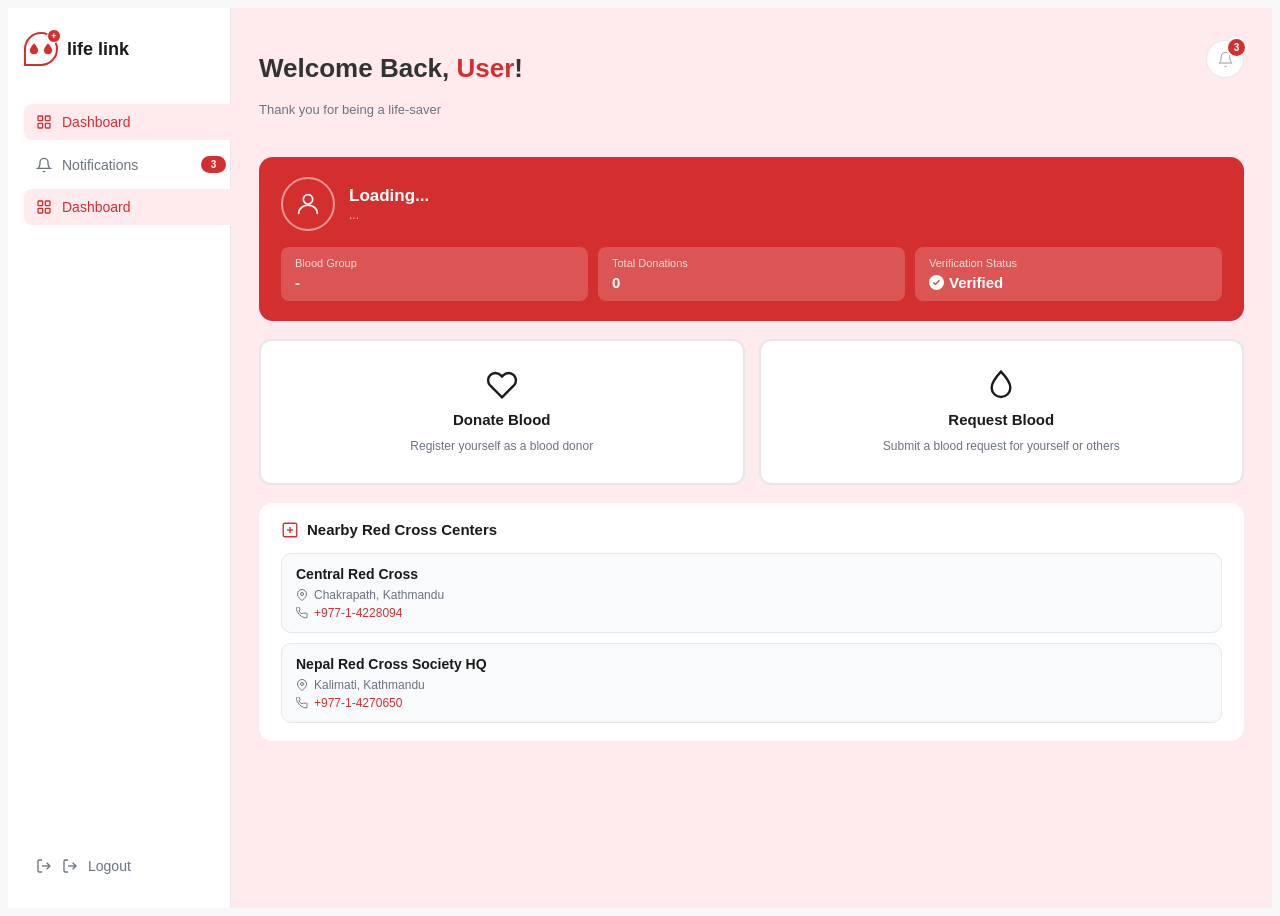
<file: user.html>
<!DOCTYPE html>
<html lang="en">
<head>
  <meta charset="UTF-8" />
  <meta name="viewport" content="width=device-width, initial-scale=1.0" />
  <title>Life Link – User Dashboard</title>
  <link rel="stylesheet" href="user.css" />
</head>
<body>

  <aside class="sidebar">
    <a href="#" class="logo">
      <div class="logo-icon">

        <svg class="blood-drop" viewBox="0 0 24 24"><path d="M12 2C12 2 5 9.5 5 14a7 7 0 0014 0C19 9.5 12 2 12 2z"/></svg>

        <svg class="blood-drop" viewBox="0 0 24 24" xmlns="http://www.w3.org/2000/svg">
          <path d="M12 2C12 2 5 9.5 5 14a7 7 0 0014 0C19 9.5 12 2 12 2z"/>
        </svg>

        <div class="plus-dot">+</div>
      </div>
      life link
    </a>


    <a href="#" class="nav-item active" onclick="switchView('dashboard', this)">
      <svg viewBox="0 0 24 24" fill="none" stroke="currentColor" stroke-width="2"><rect x="3" y="3" width="7" height="7" rx="1"/><rect x="14" y="3" width="7" height="7" rx="1"/><rect x="3" y="14" width="7" height="7" rx="1"/><rect x="14" y="14" width="7" height="7" rx="1"/></svg>
      Dashboard
    </a>
    <a href="#" class="nav-item" onclick="switchView('notifications', this)" id="user-nav-notif">
      <svg viewBox="0 0 24 24" fill="none" stroke="currentColor" stroke-width="2"><path d="M18 8A6 6 0 0 0 6 8c0 7-3 9-3 9h18s-3-2-3-9"/><path d="M13.73 21a2 2 0 0 1-3.46 0"/></svg>
      Notifications
      <span class="nav-notif-dot" id="user-nav-dot">3</span>
    </a>

    <a href="#" class="nav-item active">
      <svg viewBox="0 0 24 24" fill="none" stroke="currentColor" stroke-width="2">
        <rect x="3" y="3" width="7" height="7" rx="1"/>
        <rect x="14" y="3" width="7" height="7" rx="1"/>
        <rect x="3" y="14" width="7" height="7" rx="1"/>
        <rect x="14" y="14" width="7" height="7" rx="1"/>
      </svg>
      Dashboard
    </a>


    <div class="sidebar-spacer"></div>

    <a href="logout.html" class="nav-item logout">

      <svg viewBox="0 0 24 24" fill="none" stroke="currentColor" stroke-width="2"><path d="M9 21H5a2 2 0 01-2-2V5a2 2 0 012-2h4"/><polyline points="16 17 21 12 16 7"/><line x1="21" y1="12" x2="9" y2="12"/></svg>

      <svg viewBox="0 0 24 24" fill="none" stroke="currentColor" stroke-width="2">
        <path d="M9 21H5a2 2 0 01-2-2V5a2 2 0 012-2h4"/>
        <polyline points="16 17 21 12 16 7"/>
        <line x1="21" y1="12" x2="9" y2="12"/>
      </svg>

      Logout
    </a>
  </aside>

  <main class="main">


    <!-- DASHBOARD VIEW -->
    <div id="view-dashboard">
      <div class="dash-header">
        <div>
          <h1 class="page-title">Welcome Back, <span id="display-firstname">User</span>!</h1>
          <p class="page-subtitle">Thank you for being a life-saver</p>
        </div>
        <div class="notif-bell-wrap">
          <button class="notif-bell-btn" onclick="toggleUserDropdown()">
            <svg viewBox="0 0 24 24"><path d="M18 8A6 6 0 0 0 6 8c0 7-3 9-3 9h18s-3-2-3-9"/><path d="M13.73 21a2 2 0 0 1-3.46 0"/></svg>
            <span class="notif-badge" id="user-bell-badge">3</span>
          </button>
          <div class="notif-dropdown" id="user-notif-dropdown">
            <div class="nd-header">
              <span class="nd-title">Notifications</span>
              <button class="nd-mark-all" onclick="userMarkAll()">Mark all read</button>
            </div>
            <div class="nd-list" id="user-dd-list"></div>
            <div class="nd-footer">
              <button class="nd-see-all" onclick="switchView('notifications', document.getElementById('user-nav-notif')); closeUserDropdown()">View all notifications →</button>
            </div>
          </div>
        </div>
      </div>

      <!-- Profile Card -->
      <div class="profile-card">
        <div class="profile-top">
          <div class="avatar">
            <svg viewBox="0 0 24 24" stroke-width="1.5" fill="none" stroke="currentColor"><circle cx="12" cy="8" r="4"/><path d="M4 20c0-4 3.6-7 8-7s8 3 8 7" stroke-linecap="round"/></svg>
          </div>
          <div>
            <div class="profile-name" id="display-fullname">Loading...</div>
            <div class="profile-email" id="display-email">...</div>
          </div>
        </div>
        <div class="stats">
          <div class="stat-box"><div class="stat-label">Blood Group</div><div class="stat-value" id="display-bloodgroup">-</div></div>
          <div class="stat-box"><div class="stat-label">Total Donations</div><div class="stat-value" id="display-donations">0</div></div>
          <div class="stat-box"><div class="stat-label">Verification Status</div><div class="stat-value"><div class="verified-icon"><svg viewBox="0 0 24 24" stroke-width="3" fill="none" stroke="currentColor"><polyline points="20 6 9 17 4 12"/></svg></div>Verified</div></div>
        </div>
      </div>

      <!-- Action Buttons -->
      <div class="actions">
        <button class="action-btn inactive" id="donateBtn" onclick="selectTab('donate')">
          <svg viewBox="0 0 24 24" stroke-width="1.8" fill="none" stroke="currentColor"><path d="M20.84 4.61a5.5 5.5 0 00-7.78 0L12 5.67l-1.06-1.06a5.5 5.5 0 00-7.78 7.78l1.06 1.06L12 21.23l7.78-7.78 1.06-1.06a5.5 5.5 0 000-7.78z"/></svg>
          <span class="btn-label">Donate Blood</span>
          <span class="btn-sub">Register yourself as a blood donor</span>
        </button>
        <button class="action-btn inactive" id="requestBtn" onclick="selectTab('request')">
          <svg viewBox="0 0 24 24" stroke-width="1.8" fill="none" stroke="currentColor"><path d="M12 2C12 2 5 9.5 5 14a7 7 0 0014 0C19 9.5 12 2 12 2z"/></svg>
          <span class="btn-label">Request Blood</span>
          <span class="btn-sub">Submit a blood request for yourself or others</span>
        </button>
      </div>

      <!-- Donor Form -->
      <div class="form-card" id="donorForm">
        <div class="form-title">Blood Donation Registration</div>
        <div class="form-grid">
          <div class="form-group">
            <label>Blood Group</label>
            <select id="donorBloodGroup" onchange="handleDonorBloodGroupChange()">
              <option value="">Select Blood Group</option>
              <option>A+</option>
              <option>A-</option>
              <option>B+</option>
              <option>B-</option>
              <option>O+</option>
              <option>O-</option>
              <option>AB+</option>
              <option>AB-</option>
            </select>
          </div>
          <div class="form-group">
            <label>Your Location</label>
            <input type="text" id="donorLocation" placeholder="Enter city or area" oninput="enforceTextOnly(this)">
          </div>
          <div class="form-group">
            <label>Age</label>
            <input type="number" id="donorAge" placeholder="Enter your age">
            <span class="field-hint">Must be 18 years or older</span>
          </div>
          <div class="form-group">
            <label>Weight (kg)</label>
            <input type="number" id="donorWeight" placeholder="Enter weight in kg">
            <span class="field-hint">Minimum 45 kg required</span>
          </div>
          <div class="form-group">
            <label>Last Donation Date <span class="optional-tag">Optional</span></label>
            <input type="date" id="donorLastDate">
          </div>
          <div class="form-group">
            <label>Units to Donate (ml)</label>
            <input type="number" id="donorUnits" placeholder="400 – 500 ml">
            <span class="field-hint">Between 400 ml and 500 ml</span>
          </div>
        </div>
        <button class="submit-btn" type="button" onclick="submitDonorFormU()">Register</button>
      </div>

      <!-- Request Form -->
      <div class="form-card" id="requestForm">
        <div class="form-title">Blood Request</div>
        <div class="form-grid">
          <div class="form-group">
            <label>Blood Group Needed</label>
            <select id="requestBloodGroup" onchange="handleRequestBloodGroupChange()">
              <option value="">Select Blood Group</option>
              <option>A+</option>
              <option>A-</option>
              <option>B+</option>
              <option>B-</option>
              <option>O+</option>
              <option>O-</option>
              <option>AB+</option>
              <option>AB-</option>
            </select>
          </div>
          <div class="form-group">
            <label>Hospital / Location</label>
            <input type="text" id="requestLocation" placeholder="Enter hospital name" oninput="enforceTextOnly(this)">
          </div>
          <div class="form-group">
            <label>Date Needed</label>
            <input type="date" id="requestDate">
          </div>
          <div class="form-group">
            <label>Units Required (ml)</label>
            <input type="number" id="requestUnits" placeholder="400 – 2000 ml">
            <span class="field-hint">Between 400 ml and 2000 ml</span>
          </div>
          <div class="form-group" style="grid-column: 1 / -1">
            <label>Urgency Level</label>
            <select id="requestUrgency">
              <option value="">Select Urgency Level</option>
              <option value="low">Low</option>
              <option value="medium">Medium</option>
              <option value="high">High</option>
            </select>
          </div>
        </div>
        <button class="submit-btn" type="button" onclick="submitRequestFormU()">Submit Request</button>
      </div>

      <!-- Nearby Centers -->
      <div class="nearby-card">
        <div class="nearby-title">
          <svg viewBox="0 0 24 24" stroke-width="1.8" fill="none" stroke="currentColor"><rect x="3" y="3" width="18" height="18" rx="2"/><line x1="12" y1="8" x2="12" y2="16"/><line x1="8" y1="12" x2="16" y2="12"/></svg>
          Nearby Red Cross Centers
        </div>
        <div class="center-item">
          <div class="center-name">Central Red Cross</div>
          <div class="center-info"><svg viewBox="0 0 24 24" stroke-width="2" fill="none" stroke="currentColor"><path d="M21 10c0 7-9 13-9 13S3 17 3 10a9 9 0 0118 0z"/><circle cx="12" cy="10" r="3"/></svg>Chakrapath, Kathmandu</div>
          <div class="center-info"><svg viewBox="0 0 24 24" stroke-width="2" fill="none" stroke="currentColor"><path d="M22 16.92v3a2 2 0 01-2.18 2 19.79 19.79 0 01-8.63-3.07A19.5 19.5 0 013.07 9.8 19.79 19.79 0 010 1.18 2 2 0 012 0h3a2 2 0 012 1.72c.127.96.361 1.903.7 2.81a2 2 0 01-.45 2.11L6.09 7.91a16 16 0 006 6l1.27-1.27a2 2 0 012.11-.45c.907.339 1.85.573 2.81.7A2 2 0 0122 14.92z"/></svg><a href="tel:+977-1-4228094">+977-1-4228094</a></div>
        </div>
        <div class="center-item">
          <div class="center-name">Nepal Red Cross Society HQ</div>
          <div class="center-info"><svg viewBox="0 0 24 24" stroke-width="2" fill="none" stroke="currentColor"><path d="M21 10c0 7-9 13-9 13S3 17 3 10a9 9 0 0118 0z"/><circle cx="12" cy="10" r="3"/></svg>Kalimati, Kathmandu</div>
          <div class="center-info"><svg viewBox="0 0 24 24" stroke-width="2" fill="none" stroke="currentColor"><path d="M22 16.92v3a2 2 0 01-2.18 2 19.79 19.79 0 01-8.63-3.07A19.5 19.5 0 013.07 9.8 19.79 19.79 0 010 1.18 2 2 0 012 0h3a2 2 0 012 1.72c.127.96.361 1.903.7 2.81a2 2 0 01-.45 2.11L6.09 7.91a16 16 0 006 6l1.27-1.27a2 2 0 012.11-.45c.907.339 1.85.573 2.81.7A2 2 0 0122 14.92z"/></svg><a href="tel:+977-1-4270650">+977-1-4270650</a></div>
        </div>
      </div>
    </div>

    <!-- NOTIFICATIONS VIEW -->
    <div id="view-notifications" style="display: none">
      <div style="display: flex; align-items: center; justify-content: space-between; margin-bottom: 6px">
        <h1 class="page-title" style="margin-bottom: 0">My Notifications</h1>
        <button class="submit-btn" style="padding: 8px 18px; font-size: 12px" onclick="userMarkAll()">Mark all read</button>
      </div>
      <p class="page-subtitle">Stay updated on your blood requests and donations</p>

      <div style="display: flex; gap: 8px; flex-wrap: wrap; margin-bottom: 16px" id="user-filter-row">
        <button class="uf-pill active" onclick="userFilterPage('all', this)">All</button>
        <button class="uf-pill" onclick="userFilterPage('approved', this)">Approved</button>
        <button class="uf-pill" onclick="userFilterPage('rejected', this)">Rejected</button>
        <button class="uf-pill" onclick="userFilterPage('pending', this)">Pending</button>
        <button class="uf-pill" onclick="userFilterPage('urgent', this)">Urgent</button>
        <button class="uf-pill" onclick="userFilterPage('info', this)">Updates</button>
      </div>

      <div class="notif-panel visible" id="user-notif-panel" style="padding: 20px 22px"></div>

    <h1 class="page-title">Welcome Back, <span id="display-firstname">User</span>!</h1>
    <p class="page-subtitle">Thank you for being a life-saver</p>

    <!-- Profile Card -->
    <div class="profile-card">
      <div class="profile-top">
        <div class="avatar">
          <svg viewBox="0 0 24 24" stroke-width="1.5" fill="none" stroke="currentColor">
            <circle cx="12" cy="8" r="4"/>
            <path d="M4 20c0-4 3.6-7 8-7s8 3 8 7" stroke-linecap="round"/>
          </svg>
        </div>
        <div>
          <div class="profile-name" id="display-fullname">Loading...</div>
          <div class="profile-email" id="display-email">...</div>
        </div>
      </div>

      <div class="stats">
        <div class="stat-box">
          <div class="stat-label">Blood Group</div>
          <div class="stat-value" id="display-bloodgroup">-</div>
        </div>
        <div class="stat-box">
          <div class="stat-label">Total Donations</div>
          <div class="stat-value" id="display-donations">0</div>
        </div>
        <div class="stat-box">
          <div class="stat-label">Verification Status</div>
          <div class="stat-value">
            <div class="verified-icon">
              <svg viewBox="0 0 24 24" stroke-width="3" fill="none" stroke="currentColor">
                <polyline points="20 6 9 17 4 12"/>
              </svg>
            </div>
            Verified
          </div>
        </div>
      </div>
    </div>

    <!-- Action Buttons -->
    <div class="actions">
      <button class="action-btn inactive" id="donateBtn" onclick="selectTab('donate')">
        <svg viewBox="0 0 24 24" stroke-width="1.8" fill="none" stroke="currentColor">
          <path d="M20.84 4.61a5.5 5.5 0 00-7.78 0L12 5.67l-1.06-1.06a5.5 5.5 0 00-7.78 7.78l1.06 1.06L12 21.23l7.78-7.78 1.06-1.06a5.5 5.5 0 000-7.78z"/>
        </svg>
        <span class="btn-label">Donate Blood</span>
        <span class="btn-sub">Register yourself as a blood donor</span>
      </button>

      <button class="action-btn inactive" id="requestBtn" onclick="selectTab('request')">
        <svg viewBox="0 0 24 24" stroke-width="1.8" fill="none" stroke="currentColor">
          <path d="M12 2C12 2 5 9.5 5 14a7 7 0 0014 0C19 9.5 12 2 12 2z"/>
        </svg>
        <span class="btn-label">Request Blood</span>
        <span class="btn-sub">Submit a blood request for yourself or others</span>
      </button>
    </div>

    <!-- Donor Form -->
    <div class="form-card" id="donorForm">
      <div class="form-title">Blood Donation Registration</div>
      <div class="form-grid">

        <div class="form-group">
          <label>Blood Group</label>
          <select id="donorBloodGroup" onchange="checkRareBloodDonor()">
            <option value="">Select Blood Group</option>
            <option value="A+">A Positive (A+)</option>
            <option value="A-">A Negative (A−)</option>
            <option value="B+">B Positive (B+)</option>
            <option value="B-">B Negative (B−)</option>
            <option value="O+">O Positive (O+)</option>
            <option value="O-">O Negative (O−)</option>
            <option value="AB+">AB Positive (AB+)</option>
            <option value="AB-">AB Negative (AB−)</option>
            <option value="Rh-null">Rh-null (Golden Blood)</option>
          </select>
        </div>

        <div class="form-group">
          <label>Your Location</label>
          <input type="text" id="donorLocation" placeholder="Enter city or area">
        </div>

        <div class="form-group">
          <label>Age</label>
          <input type="number" id="donorAge" placeholder="Enter your age" oninput="validateAge(this)">
          <span class="field-hint">Must be 18 years or older</span>
          <span class="error-msg" id="ageError"><span class="err-icon">!</span> Only 18 and above can donate blood.</span>
        </div>

        <div class="form-group">
          <label>Weight (kg)</label>
          <input type="number" id="donorWeight" placeholder="Enter weight in kg" oninput="validateWeight(this)">
          <span class="field-hint">Minimum 45 kg required</span>
          <span class="error-msg" id="weightError"><span class="err-icon">!</span> Minimum weight is 45 kg to donate.</span>
        </div>

        <div class="form-group">
          <label>Last Donation Date</label>
          <input type="date" id="donorLastDate">
        </div>

        <div class="form-group">
          <label>Units to Donate (ml)</label>
          <input type="number" id="donorUnits" min="400" max="500" step="50" placeholder="400 – 500 ml">
          <span class="field-hint">Between 400 ml and 500 ml</span>
          <span class="error-msg" id="unitsError">Units must be between 400 ml and 500 ml.</span>
        </div>

      </div>
      <button class="submit-btn" type="button" onclick="submitDonorForm()">Register</button>
    </div>

    <!-- Request Form -->
    <div class="form-card" id="requestForm">
      <div class="form-title">Blood Request</div>
      <div class="form-grid">

        <div class="form-group">
          <label>Blood Group Needed</label>
          <select id="requestBloodGroup" onchange="checkRareBloodRequest()">
            <option value="">Select Blood Group</option>
            <option value="A+">A Positive (A+)</option>
            <option value="A-">A Negative (A−)</option>
            <option value="B+">B Positive (B+)</option>
            <option value="B-">B Negative (B−)</option>
            <option value="O+">O Positive (O+)</option>
            <option value="O-">O Negative (O−)</option>
            <option value="AB+">AB Positive (AB+)</option>
            <option value="AB-">AB Negative (AB−)</option>
            <option value="Rh-null">Rh-null (Golden Blood)</option>
          </select>
        </div>

        <div class="form-group">
          <label>Hospital / Location</label>
          <input type="text" id="requestLocation" placeholder="Enter hospital name">
        </div>

        <div class="form-group">
          <label>Date Needed</label>
          <input type="date" id="requestDate">
        </div>

        <div class="form-group">
          <label>Units Required (ml)</label>
          <input type="number" id="requestUnits" min="400" max="2000" step="50" placeholder="400 – 2000 ml">
          <span class="field-hint">Between 400 ml and 2000 ml</span>
          <span class="error-msg" id="reqUnitsError">Units must be between 400 ml and 2000 ml.</span>
        </div>

        <div class="form-group" style="grid-column: 1 / -1;">
          <label>Urgency Level</label>
          <select id="requestUrgency" onchange="updateUrgencyStyle()">
            <option value="">Select Urgency Level</option>
            <option value="normal">Normal</option>
            <option value="emergency">Emergency</option>
            <option value="critical">Critical</option>
          </select>
          <span class="field-hint" id="urgencyHint" style="display:none;"></span>
        </div>

      </div>
      <button class="submit-btn" type="button" onclick="submitRequestForm()">Submit Request</button>
    </div>

    <!-- Nearby Centers -->
    <div class="nearby-card">
      <div class="nearby-title">
        <svg viewBox="0 0 24 24" stroke-width="1.8" fill="none" stroke="currentColor">
          <rect x="3" y="3" width="18" height="18" rx="2"/>
          <line x1="12" y1="8" x2="12" y2="16"/>
          <line x1="8" y1="12" x2="16" y2="12"/>
        </svg>
        Nearby Red Cross Centers
      </div>

      <div class="center-item">
        <div class="center-name">Central Red Cross</div>
        <div class="center-info">
          <svg viewBox="0 0 24 24" stroke-width="2" fill="none" stroke="currentColor"><path d="M21 10c0 7-9 13-9 13S3 17 3 10a9 9 0 0118 0z"/><circle cx="12" cy="10" r="3"/></svg>
          Chakrapath, Kathmandu
        </div>
        <div class="center-info">
          <svg viewBox="0 0 24 24" stroke-width="2" fill="none" stroke="currentColor"><path d="M22 16.92v3a2 2 0 01-2.18 2 19.79 19.79 0 01-8.63-3.07A19.5 19.5 0 013.07 9.8 19.79 19.79 0 010 1.18 2 2 0 012 0h3a2 2 0 012 1.72c.127.96.361 1.903.7 2.81a2 2 0 01-.45 2.11L6.09 7.91a16 16 0 006 6l1.27-1.27a2 2 0 012.11-.45c.907.339 1.85.573 2.81.7A2 2 0 0122 14.92z"/></svg>
          <a href="tel:+977-1-4228094">+977-1-4228094</a>
        </div>
      </div>

      <div class="center-item">
        <div class="center-name">Nepal Red Cross Society HQ</div>
        <div class="center-info">
          <svg viewBox="0 0 24 24" stroke-width="2" fill="none" stroke="currentColor"><path d="M21 10c0 7-9 13-9 13S3 17 3 10a9 9 0 0118 0z"/><circle cx="12" cy="10" r="3"/></svg>
          Kalimati, Kathmandu
        </div>
        <div class="center-info">
          <svg viewBox="0 0 24 24" stroke-width="2" fill="none" stroke="currentColor"><path d="M22 16.92v3a2 2 0 01-2.18 2 19.79 19.79 0 01-8.63-3.07A19.5 19.5 0 013.07 9.8 19.79 19.79 0 010 1.18 2 2 0 012 0h3a2 2 0 012 1.72c.127.96.361 1.903.7 2.81a2 2 0 01-.45 2.11L6.09 7.91a16 16 0 006 6l1.27-1.27a2 2 0 012.11-.45c.907.339 1.85.573 2.81.7A2 2 0 0122 14.92z"/></svg>
          <a href="tel:+977-1-4270650">+977-1-4270650</a>
        </div>
      </div>

    </div>

  </main>


  <!-- Rare Blood Modal – Donor -->
  <div class="rare-modal-overlay" id="rareDonorModal">
    <div class="rare-modal">
      <div class="rare-modal-header">
        <button class="rare-modal-close" onclick="closeRareDonorModal()">✕</button>
        <div class="rare-modal-icon">
          <svg viewBox="0 0 24 24"><path d="M12 2C12 2 5 9.5 5 14a7 7 0 0014 0C19 9.5 12 2 12 2z"/></svg>
        </div>
        <div class="rare-blood-badge">
          <svg viewBox="0 0 24 24"><path d="M10.29 3.86L1.82 18a2 2 0 001.71 3h16.94a2 2 0 001.71-3L13.71 3.86a2 2 0 00-3.42 0z"/></svg>
          Rare Blood Type: <span id="rareDonorBadgeText"></span>
        </div>
        <div class="rare-modal-title">Rare Blood Donor Registration</div>
        <div class="rare-modal-sub">Your blood type is exceptionally rare. Please provide a contact number so we can reach you when your blood is critically needed.</div>
      </div>
      <div class="rare-modal-body">
        <div class="rare-info-box">
          <div class="rare-info-icon"><svg viewBox="0 0 24 24"><circle cx="12" cy="12" r="9"/><line x1="12" y1="8" x2="12" y2="12"/><line x1="12" y1="16" x2="12.01" y2="16"/></svg></div>
          <div class="rare-info-text"><strong id="rareDonorBloodText"></strong> is a rare blood type. Donors with this blood type are critical to saving lives. Your contact will only be used in medical emergencies.</div>
        </div>
        <div class="rare-form-group">
          <label class="rare-form-label">Contact Number *</label>
          <input type="tel" class="rare-input phone" id="rareDonorContact" placeholder="+977 98XXXXXXXX">
          <span class="rare-field-error" id="rareDonorContactError">Please enter a valid contact number.</span>
        </div>
      </div>
      <div class="rare-modal-footer">
        <button class="rare-btn-submit" onclick="submitRareContact('donor')">Save Contact</button>

  <!-- Rare Blood Modal — Donor -->
  <div class="rare-modal-overlay" id="rareDonorModal">
    <div class="rare-modal">
      <div class="rare-modal-header">
        <button class="rare-modal-close" onclick="closeRareModal('rareDonorModal')">✕</button>
        <div class="rare-modal-icon">
          <svg viewBox="0 0 24 24" stroke-width="1.8" fill="none" stroke="currentColor"><path d="M12 2C12 2 5 9.5 5 14a7 7 0 0 0 14 0C19 9.5 12 2 12 2z"/></svg>
        </div>
        <div class="rare-blood-badge" id="rareDonorBadge">
          <div class="pulse-dot"></div>
          <span id="rareDonorBadgeText">Rare Blood Type</span>
        </div>
        <div class="rare-modal-title">You have a rare blood type!</div>
        <div class="rare-modal-sub">We'd love to keep you in our special registry so we can reach you when someone needs this blood type.</div>
      </div>
      <div class="rare-modal-body">
        <div class="rare-info-box">
          <div class="rare-info-icon">
            <svg viewBox="0 0 24 24" stroke-width="2" fill="none" stroke="currentColor"><circle cx="12" cy="12" r="10"/><path d="M12 8v4M12 16h.01"/></svg>
          </div>
          <div class="rare-info-text">
            <strong>Why this matters:</strong> Rare blood types like <span id="rareDonorBloodText">this</span> are extremely limited. When a patient urgently needs this, we will contact you directly — you could save a life only you can save.
          </div>
        </div>
        <div class="rare-form-group">
          <label class="rare-form-label">Your Contact Number</label>
          <input type="tel" class="rare-input phone" id="rareDonorContact" placeholder="+977 98XXXXXXXX" />
        </div>
      </div>
      <div class="rare-modal-footer">
        <button class="rare-btn-cancel" onclick="closeRareModal('rareDonorModal')">Skip for now</button>
        <button class="rare-btn-submit" onclick="submitRareContact('donor')">Save My Contact</button>

      </div>
    </div>
  </div>


  <!-- Rare Blood Modal – Request -->
  <div class="rare-modal-overlay" id="rareRequestModal">
    <div class="rare-modal">
      <div class="rare-modal-header">
        <button class="rare-modal-close" onclick="closeRareRequestModal()">✕</button>
        <div class="rare-modal-icon">
          <svg viewBox="0 0 24 24"><path d="M12 2C12 2 5 9.5 5 14a7 7 0 0014 0C19 9.5 12 2 12 2z"/></svg>
        </div>
        <div class="rare-blood-badge">
          <svg viewBox="0 0 24 24"><path d="M10.29 3.86L1.82 18a2 2 0 001.71 3h16.94a2 2 0 001.71-3L13.71 3.86a2 2 0 00-3.42 0z"/></svg>
          Rare Blood Type: <span id="rareRequestBadgeText"></span>
        </div>
        <div class="rare-modal-title">Rare Blood Request</div>
        <div class="rare-modal-sub">This blood type is extremely rare. Provide your contact so our team can coordinate sourcing <span id="rareRequestBloodText"></span> for you.</div>
      </div>
      <div class="rare-modal-body">
        <div class="rare-info-box">
          <div class="rare-info-icon"><svg viewBox="0 0 24 24"><circle cx="12" cy="12" r="9"/><line x1="12" y1="8" x2="12" y2="12"/><line x1="12" y1="16" x2="12.01" y2="16"/></svg></div>
          <div class="rare-info-text">Sourcing <strong id="rareRequestBloodText2"></strong> may take additional time. Our team will contact you directly to coordinate the request and keep you updated.</div>
        </div>
        <div class="rare-form-group">
          <label class="rare-form-label">Contact Number *</label>
          <input type="tel" class="rare-input phone" id="rareRequestContact" placeholder="+977 98XXXXXXXX">
          <span class="rare-field-error" id="rareRequestContactError">Please enter a valid contact number.</span>
        </div>
      </div>
      <div class="rare-modal-footer">
        <button class="rare-btn-submit" onclick="submitRareContact('request')">Save Contact</button>

  <!-- Rare Blood Modal — Request -->
  <div class="rare-modal-overlay" id="rareRequestModal">
    <div class="rare-modal">
      <div class="rare-modal-header">
        <button class="rare-modal-close" onclick="closeRareModal('rareRequestModal')">✕</button>
        <div class="rare-modal-icon">
          <svg viewBox="0 0 24 24" stroke-width="1.8" fill="none" stroke="currentColor"><path d="M10.29 3.86L1.82 18a2 2 0 0 0 1.71 3h16.94a2 2 0 0 0 1.71-3L13.71 3.86a2 2 0 0 0-3.42 0z"/><line x1="12" y1="9" x2="12" y2="13"/><line x1="12" y1="17" x2="12.01" y2="17"/></svg>
        </div>
        <div class="rare-blood-badge" id="rareRequestBadge">
          <div class="pulse-dot"></div>
          <span id="rareRequestBadgeText">Rare Blood Requested</span>
        </div>
        <div class="rare-modal-title">This is a rare blood type</div>
        <div class="rare-modal-sub">Finding <span id="rareRequestBloodText" style="font-weight:700">this blood</span> may take time. Leave your contact and we'll reach you as soon as a match is found.</div>
      </div>
      <div class="rare-modal-body">
        <div class="rare-info-box">
          <div class="rare-info-icon">
            <svg viewBox="0 0 24 24" stroke-width="2" fill="none" stroke="currentColor"><path d="M22 16.92v3a2 2 0 01-2.18 2 19.79 19.79 0 01-8.63-3.07A19.5 19.5 0 013.07 9.8 19.79 19.79 0 010 1.18 2 2 0 012 0h3a2 2 0 012 1.72c.127.96.361 1.903.7 2.81a2 2 0 01-.45 2.11L6.09 7.91a16 16 0 006 6l1.27-1.27a2 2 0 012.11-.45c.907.339 1.85.573 2.81.7A2 2 0 0122 14.92z"/></svg>
          </div>
          <div class="rare-info-text">
            <strong>We will contact you</strong> the moment a compatible donor is found for <span id="rareRequestBloodText2" style="font-weight:600;color:var(--red)">this blood type</span>. Our team monitors rare blood availability 24/7.
          </div>
        </div>
        <div class="rare-form-group">
          <label class="rare-form-label">Contact Number for Notification</label>
          <input type="tel" class="rare-input phone" id="rareRequestContact" placeholder="+977 98XXXXXXXX" />
        </div>
      </div>
      <div class="rare-modal-footer">
        <button class="rare-btn-cancel" onclick="closeRareModal('rareRequestModal')">Continue Without</button>
        <button class="rare-btn-submit" onclick="submitRareContact('request')">Notify Me When Found</button>

      </div>
    </div>
  </div>

  <div class="toast" id="toast"></div>

  <script src="user.js"></script>
</body>
</html>
</file>
<file: admin.css>
<<<<<<< HEAD
/* ============================================================
   Life Link – Admin Dashboard  |  admin-styles.css
   WHITE sidebar, light pink body — matches Image 1
   ============================================================ */

@import url('https://fonts.googleapis.com/css2?family=DM+Sans:wght@400;500;600;700&family=Playfair+Display:wght@600;700&display=swap');

*, *::before, *::after { box-sizing: border-box; margin: 0; padding: 0; }

:root {
  --crimson:       #9B1B0F;
  --crimson-dark:  #7a1208;
  --crimson-mid:   #C0392B;
  --red-bright:    #E04535;
  --red-soft:      #fdecea;
  --blush:         #fce8e6;

  /* SIDEBAR — pure white */
  --sidebar-bg:    #ffffff;
  --sidebar-border:#ecdede;

  /* Main content — very light pinkish white */
  --body-bg:       #fdf0ee;

  --card-bg:       #ffffff;
  --table-head:    #fdecea;

  --text-dark:     #1c0a08;
  --text-mid:      #5a2a24;
  --text-muted:    #a07068;

  --border:        #f0c8c2;
  --border-soft:   #f5dbd7;

  --white:         #ffffff;
  --radius:        8px;
  --radius-lg:     14px;
  --sidebar-w:     200px;
}

body {
  font-family: 'DM Sans', sans-serif;
  background: var(--body-bg);
  color: var(--text-dark);
  display: flex;
  min-height: 100vh;
  font-size: 14px;
  line-height: 1.5;
}

/* ══════════════════════════════
   SIDEBAR — WHITE BACKGROUND
   ══════════════════════════════ */
.sidebar {
  width: var(--sidebar-w);
  min-width: var(--sidebar-w);
  height: 100vh;
  position: sticky;
  top: 0;
  background: var(--sidebar-bg);
  border-right: 1px solid var(--sidebar-border);
  display: flex;
  flex-direction: column;
  overflow-y: auto;
  flex-shrink: 0;
}

/* Logo row */
.logo {
  display: flex;
  align-items: center;
  gap: 9px;
  padding: 20px 16px 4px;
  text-decoration: none;
}

.logo-icon {
  width: 34px;
  height: 34px;
  background: var(--crimson-mid);
  border-radius: 8px;
  display: flex;
  align-items: center;
  justify-content: center;
  flex-shrink: 0;
  position: relative;
}

.logo-icon .blood-drop {
  width: 17px;
  height: 17px;
  fill: #ffffff;
}

.logo-icon .plus-badge {
  position: absolute;
  top: -5px;
  right: -5px;
  width: 13px;
  height: 13px;
  background: var(--crimson-mid);
  border-radius: 50%;
  display: flex;
  align-items: center;
  justify-content: center;
  font-size: 9px;
  font-weight: 900;
  color: #fff;
  line-height: 1;
  border: 1.5px solid #fff;
}

.logo-text {
  font-family: 'DM Sans', sans-serif;
  font-size: 17px;
  font-weight: 700;
  color: var(--text-dark);
}

/* Subtitle */
.sidebar-subtitle {
  font-size: 11px;
  color: var(--text-muted);
  padding: 2px 16px 14px;
  line-height: 1.4;
}

/* Nav */
.nav {
  display: flex;
  flex-direction: column;
  gap: 1px;
  padding: 4px 8px;
  flex: 1;
}

.nav-item {
  display: flex;
  align-items: center;
  gap: 10px;
  padding: 10px 12px;
  border-radius: var(--radius);
  color: var(--text-dark);
  font-size: 13.5px;
  cursor: pointer;
  text-decoration: none;
  transition: background 0.15s, color 0.15s;
  border: none;
  background: transparent;
  font-family: inherit;
  width: 100%;
  text-align: left;
}

.nav-item svg {
  width: 16px;
  height: 16px;
  flex-shrink: 0;
  stroke: var(--crimson-mid);
  fill: none;
  stroke-width: 1.8;
}

.nav-item:hover {
  background: var(--red-soft);
  color: var(--crimson);
}
.nav-item:hover svg { stroke: var(--crimson); }

.nav-item.active {
  background: var(--red-soft);
  color: var(--crimson);
  font-weight: 600;
}
.nav-item.active svg { stroke: var(--crimson); }

/* Logout */
.sidebar-logout {
  padding: 0 8px 16px;
  border-top: 1px solid var(--sidebar-border);
  padding-top: 10px;
  margin-top: 4px;
}

.logout-btn {
  display: flex;
  align-items: center;
  gap: 10px;
  padding: 9px 12px;
  border-radius: var(--radius);
  color: var(--text-muted);
  font-size: 13.5px;
  text-decoration: none;
  transition: all 0.15s;
  background: transparent;
  border: none;
  cursor: pointer;
  font-family: inherit;
  width: 100%;
  text-align: left;
}

.logout-btn svg {
  width: 16px;
  height: 16px;
  stroke: var(--text-muted);
  fill: none;
}

.logout-btn:hover { color: var(--crimson); background: var(--red-soft); }
.logout-btn:hover svg { stroke: var(--crimson); }

/* ══════════════════════════════
   MAIN
   ══════════════════════════════ */
.main {
  flex: 1;
  padding: 32px 36px;
  overflow-y: auto;
  min-width: 0;
}

.page { display: none; }
.page.active { display: block; }

.page-title {
  font-family: 'Playfair Display', serif;
  font-size: 24px;
  font-weight: 600;
  color: var(--text-dark);
  margin-bottom: 26px;
  padding-bottom: 16px;
  border-bottom: 2px solid var(--border);
}

/* ── Stat Cards ── */
.stat-cards {
  display: grid;
  grid-template-columns: repeat(4, 1fr);
  gap: 16px;
  margin-bottom: 24px;
}

.stat-card {
  background: var(--card-bg);
  border-radius: var(--radius-lg);
  border: 1px solid var(--border-soft);
  padding: 24px 24px 20px;
  display: flex;
  flex-direction: column;
  gap: 10px;
  transition: box-shadow 0.2s, border-color 0.2s;
  cursor: default;
}

.stat-card:hover {
  border-color: var(--crimson-mid);
  box-shadow: 0 4px 20px rgba(155,27,15,0.08);
}

.stat-card .stat-icon { margin-bottom: 4px; }
.stat-card .stat-icon svg {
  width: 26px; height: 26px;
  stroke: var(--crimson-mid); fill: none; stroke-width: 1.6;
}

.stat-value { font-size: 32px; font-weight: 600; line-height: 1; color: var(--text-dark); letter-spacing: -0.5px; }
.stat-label { font-size: 11px; text-transform: uppercase; letter-spacing: 0.07em; color: var(--text-muted); font-weight: 500; }

/* ── Overview Bottom ── */
.overview-bottom { display: grid; grid-template-columns: 1fr 1fr; gap: 16px; }

.overview-card {
  background: var(--card-bg);
  border-radius: var(--radius-lg);
  border: 1px solid var(--border-soft);
  padding: 22px 24px;
}

.overview-card h3 { font-size: 14px; font-weight: 700; color: var(--text-dark); margin-bottom: 18px; }

.activity-item {
  background: var(--red-soft); border-radius: var(--radius);
  padding: 14px 18px; display: flex; justify-content: space-between; align-items: center;
  margin-bottom: 10px; font-size: 13px; color: var(--text-muted); transition: background 0.15s;
}
.activity-item:last-child { margin-bottom: 0; }
.activity-item:hover { background: var(--blush); color: var(--crimson); }
.activity-item .count { color: var(--crimson); font-weight: 700; font-size: 14px; }

.log-item {
  background: var(--red-soft); border-radius: var(--radius);
  padding: 14px 18px; font-size: 13px; color: var(--text-mid);
  margin-bottom: 10px; transition: background 0.15s;
}
.log-item:last-child { margin-bottom: 0; }
.log-item:hover { background: var(--blush); }

/* ── Table Card ── */
.table-card { background: var(--card-bg); border-radius: var(--radius-lg); overflow: hidden; border: 1px solid var(--border-soft); }
table { width: 100%; border-collapse: collapse; }
th { font-size: 10.5px; font-weight: 600; color: var(--crimson); text-transform: uppercase; letter-spacing: 0.07em; padding: 12px 18px; background: var(--table-head); border-bottom: 1px solid var(--border); text-align: left; white-space: nowrap; }
td { padding: 13px 18px; border-bottom: 1px solid #fce8e5; font-size: 13.5px; color: var(--text-dark); vertical-align: middle; }
tr:last-child td { border-bottom: none; }
tr:hover td { background: #fffaf9; }

/* ── Badges ── */
.badge { display: inline-block; font-size: 11px; font-weight: 600; padding: 3px 10px; border-radius: 99px; }
.badge-active, .badge-approved { background: #d1fae5; color: #065f46; }
.badge-inactive, .badge-rejected { background: #fee2e2; color: #991b1b; }
.badge-pending { background: #fef3c7; color: #92400e; }

/* ── Action Buttons ── */
.action-btn {
  display: inline-flex; align-items: center; gap: 5px; font-size: 12px; font-weight: 500;
  padding: 5px 12px; border-radius: 6px; border: 1px solid var(--border); background: var(--white);
  cursor: pointer; transition: all 0.15s; color: var(--text-muted); margin-right: 4px; font-family: inherit;
}
.action-btn svg { width: 12px; height: 12px; stroke: currentColor; fill: none; stroke-width: 2; }
.action-btn:hover { background: var(--blush); border-color: var(--crimson-mid); color: var(--crimson); }

.btn-pill { display: inline-flex; align-items: center; padding: 5px 14px; border-radius: 20px; border: none; cursor: pointer; font-size: 12px; font-weight: 600; transition: all 0.15s; font-family: inherit; }
.btn-pill-accept { background: #d1fae5; color: #065f46; }
.btn-pill-reject { background: #fee2e2; color: #991b1b; }
.btn-pill-accept:hover { background: var(--blush); color: var(--crimson); }
.btn-pill-reject:hover { background: var(--blush); color: var(--crimson); }

/* ── Modals ── */
.modal-overlay { position: fixed; inset: 0; background: rgba(50,5,0,0.35); display: none; align-items: center; justify-content: center; z-index: 200; }
.modal-overlay.open { display: flex; }
.modal { background: #fff; border-radius: var(--radius-lg); box-shadow: 0 24px 64px rgba(100,10,0,0.18); width: 460px; max-width: 96vw; overflow: hidden; }
.modal-top { display: flex; align-items: center; gap: 14px; padding: 18px 20px; border-bottom: 1px solid var(--border-soft); }
.modal-icon-wrap { width: 36px; height: 36px; border-radius: 8px; flex-shrink: 0; display: flex; align-items: center; justify-content: center; background: var(--blush); }
.modal-icon-wrap svg { width: 18px; height: 18px; stroke: var(--crimson); fill: none; }
.modal-title-block { flex: 1; }
.modal-title    { font-size: 15px; font-weight: 600; color: var(--text-dark); }
.modal-subtitle { font-size: 12px; color: var(--text-muted); }
.modal-close { background: none; border: none; font-size: 16px; cursor: pointer; color: var(--text-muted); padding: 4px; border-radius: 4px; margin-left: auto; transition: background 0.15s, color 0.15s; }
.modal-close:hover { background: var(--blush); color: var(--crimson); }
.modal-body { padding: 18px 20px; display: flex; flex-direction: column; gap: 14px; }
.form-group  { display: flex; flex-direction: column; gap: 5px; }
.form-label  { font-size: 12px; font-weight: 500; color: var(--text-mid); }
.form-input, .form-select { padding: 9px 12px; border: 1px solid var(--border); border-radius: var(--radius); font-size: 13.5px; color: var(--text-dark); background: #fff8f7; outline: none; font-family: inherit; transition: border-color 0.15s; width: 100%; }
.form-input:focus, .form-select:focus { border-color: var(--crimson-mid); }
.modal-footer { display: flex; gap: 8px; justify-content: flex-end; padding: 14px 20px; border-top: 1px solid var(--border-soft); }
.foot-btn { padding: 8px 18px; border-radius: var(--radius); font-size: 13.5px; font-weight: 500; cursor: pointer; transition: all 0.15s; border: 1px solid transparent; font-family: inherit; }
.foot-cancel { background: #fff; border-color: var(--border); color: var(--text-muted); }
.foot-cancel:hover { background: var(--body-bg); }
.foot-save   { background: var(--crimson-mid); color: #fff; }
.foot-save:hover { background: var(--crimson); }
.foot-danger { background: #dc2626; color: #fff; }
.foot-danger:hover { background: #b91c1c; }
.confirm-body { padding: 28px 24px 12px; text-align: center; }
.confirm-ring { width: 58px; height: 58px; border-radius: 50%; background: #fee2e2; display: flex; align-items: center; justify-content: center; margin: 0 auto 14px; }
.confirm-ring svg { width: 26px; height: 26px; stroke: #dc2626; fill: none; }
.confirm-h { font-size: 16px; font-weight: 600; margin-bottom: 6px; color: var(--text-dark); }
.confirm-p { font-size: 13px; color: var(--text-muted); line-height: 1.5; }
.confirm-footer { display: flex; gap: 8px; justify-content: flex-end; padding: 14px 20px; }

/* ── Toolbar ── */
.toolbar { display: flex; align-items: center; gap: 10px; margin-bottom: 16px; flex-wrap: wrap; }
.search-wrap { position: relative; flex: 1; min-width: 180px; }
.search-wrap svg { position: absolute; left: 10px; top: 50%; transform: translateY(-50%); width: 14px; height: 14px; stroke: var(--text-muted); fill: none; pointer-events: none; }
.search-input { width: 100%; padding: 8px 12px 8px 32px; border: 1px solid var(--border); border-radius: var(--radius); font-size: 13px; color: var(--text-dark); background: var(--card-bg); outline: none; font-family: inherit; transition: border-color 0.15s; }
.search-input:focus { border-color: var(--crimson-mid); }
.filter-select { padding: 8px 12px; border: 1px solid var(--border); border-radius: var(--radius); font-size: 13px; color: var(--text-dark); background: var(--card-bg); outline: none; font-family: inherit; cursor: pointer; }
.btn-primary { display: inline-flex; align-items: center; gap: 6px; padding: 8px 16px; border-radius: var(--radius); background: var(--crimson-mid); color: #fff; font-size: 13px; font-weight: 500; border: none; cursor: pointer; transition: background 0.15s; font-family: inherit; }
.btn-primary svg { width: 14px; height: 14px; stroke: currentColor; fill: none; }
.btn-primary:hover { background: var(--crimson); }

/* ── Toast ── */
.toast { position: fixed; bottom: 28px; right: 28px; background: var(--crimson-dark); color: #fff; padding: 10px 18px; border-radius: 8px; font-size: 13px; opacity: 0; transform: translateY(8px); transition: all 0.25s; pointer-events: none; z-index: 300; }
=======
/* ============================================================
   Life Link – Admin Dashboard  |  admin-styles.css
   WHITE sidebar, light pink body — matches Image 1
   ============================================================ */

@import url('https://fonts.googleapis.com/css2?family=DM+Sans:wght@400;500;600;700&family=Playfair+Display:wght@600;700&display=swap');

*, *::before, *::after { box-sizing: border-box; margin: 0; padding: 0; }

:root {
  --crimson:       #9B1B0F;
  --crimson-dark:  #7a1208;
  --crimson-mid:   #C0392B;
  --red-bright:    #E04535;
  --red-soft:      #fdecea;
  --blush:         #fce8e6;

  /* SIDEBAR — pure white */
  --sidebar-bg:    #ffffff;
  --sidebar-border:#ecdede;

  /* Main content — very light pinkish white */
  --body-bg:       #fdf0ee;

  --card-bg:       #ffffff;
  --table-head:    #fdecea;

  --text-dark:     #1c0a08;
  --text-mid:      #5a2a24;
  --text-muted:    #a07068;

  --border:        #f0c8c2;
  --border-soft:   #f5dbd7;

  --white:         #ffffff;
  --radius:        8px;
  --radius-lg:     14px;
  --sidebar-w:     200px;
}

body {
  font-family: 'DM Sans', sans-serif;
  background: var(--body-bg);
  color: var(--text-dark);
  display: flex;
  min-height: 100vh;
  font-size: 14px;
  line-height: 1.5;
}

/* ══════════════════════════════
   SIDEBAR — WHITE BACKGROUND
   ══════════════════════════════ */
.sidebar {
  width: var(--sidebar-w);
  min-width: var(--sidebar-w);
  height: 100vh;
  position: sticky;
  top: 0;
  background: var(--sidebar-bg);
  border-right: 1px solid var(--sidebar-border);
  display: flex;
  flex-direction: column;
  overflow-y: auto;
  flex-shrink: 0;
}

/* Logo row */
.logo {
  display: flex;
  align-items: center;
  gap: 9px;
  padding: 20px 16px 4px;
  text-decoration: none;
}

.logo-icon {
  width: 34px;
  height: 34px;
  background: var(--crimson-mid);
  border-radius: 8px;
  display: flex;
  align-items: center;
  justify-content: center;
  flex-shrink: 0;
  position: relative;
}

.logo-icon .blood-drop {
  width: 17px;
  height: 17px;
  fill: #ffffff;
}

.logo-icon .plus-badge {
  position: absolute;
  top: -5px;
  right: -5px;
  width: 13px;
  height: 13px;
  background: var(--crimson-mid);
  border-radius: 50%;
  display: flex;
  align-items: center;
  justify-content: center;
  font-size: 9px;
  font-weight: 900;
  color: #fff;
  line-height: 1;
  border: 1.5px solid #fff;
}

.logo-text {
  font-family: 'DM Sans', sans-serif;
  font-size: 17px;
  font-weight: 700;
  color: var(--text-dark);
}

/* Subtitle */
.sidebar-subtitle {
  font-size: 11px;
  color: var(--text-muted);
  padding: 2px 16px 14px;
  line-height: 1.4;
}

/* Nav */
.nav {
  display: flex;
  flex-direction: column;
  gap: 1px;
  padding: 4px 8px;
  flex: 1;
}

.nav-item {
  display: flex;
  align-items: center;
  gap: 10px;
  padding: 10px 12px;
  border-radius: var(--radius);
  color: var(--text-dark);
  font-size: 13.5px;
  cursor: pointer;
  text-decoration: none;
  transition: background 0.15s, color 0.15s;
  border: none;
  background: transparent;
  font-family: inherit;
  width: 100%;
  text-align: left;
}

.nav-item svg {
  width: 16px;
  height: 16px;
  flex-shrink: 0;
  stroke: var(--crimson-mid);
  fill: none;
  stroke-width: 1.8;
}

.nav-item:hover {
  background: var(--red-soft);
  color: var(--crimson);
}
.nav-item:hover svg { stroke: var(--crimson); }

.nav-item.active {
  background: var(--red-soft);
  color: var(--crimson);
  font-weight: 600;
}
.nav-item.active svg { stroke: var(--crimson); }

/* Logout */
.sidebar-logout {
  padding: 0 8px 16px;
  border-top: 1px solid var(--sidebar-border);
  padding-top: 10px;
  margin-top: 4px;
}

.logout-btn {
  display: flex;
  align-items: center;
  gap: 10px;
  padding: 9px 12px;
  border-radius: var(--radius);
  color: var(--text-muted);
  font-size: 13.5px;
  text-decoration: none;
  transition: all 0.15s;
  background: transparent;
  border: none;
  cursor: pointer;
  font-family: inherit;
  width: 100%;
  text-align: left;
}

.logout-btn svg {
  width: 16px;
  height: 16px;
  stroke: var(--text-muted);
  fill: none;
}

.logout-btn:hover { color: var(--crimson); background: var(--red-soft); }
.logout-btn:hover svg { stroke: var(--crimson); }

/* ══════════════════════════════
   MAIN
   ══════════════════════════════ */
.main {
  flex: 1;
  padding: 32px 36px;
  overflow-y: auto;
  min-width: 0;
}

.page { display: none; }
.page.active { display: block; }

.page-title {
  font-family: 'Playfair Display', serif;
  font-size: 24px;
  font-weight: 600;
  color: var(--text-dark);
  margin-bottom: 26px;
  padding-bottom: 16px;
  border-bottom: 2px solid var(--border);
}

/* ── Stat Cards ── */
.stat-cards {
  display: grid;
  grid-template-columns: repeat(4, 1fr);
  gap: 16px;
  margin-bottom: 24px;
}

.stat-card {
  background: var(--card-bg);
  border-radius: var(--radius-lg);
  border: 1px solid var(--border-soft);
  padding: 24px 24px 20px;
  display: flex;
  flex-direction: column;
  gap: 10px;
  transition: box-shadow 0.2s, border-color 0.2s;
  cursor: default;
}

.stat-card:hover {
  border-color: var(--crimson-mid);
  box-shadow: 0 4px 20px rgba(155,27,15,0.08);
}

.stat-card .stat-icon { margin-bottom: 4px; }
.stat-card .stat-icon svg {
  width: 26px; height: 26px;
  stroke: var(--crimson-mid); fill: none; stroke-width: 1.6;
}

.stat-value { font-size: 32px; font-weight: 600; line-height: 1; color: var(--text-dark); letter-spacing: -0.5px; }
.stat-label { font-size: 11px; text-transform: uppercase; letter-spacing: 0.07em; color: var(--text-muted); font-weight: 500; }

/* ── Overview Bottom ── */
.overview-bottom { display: grid; grid-template-columns: 1fr 1fr; gap: 16px; }

.overview-card {
  background: var(--card-bg);
  border-radius: var(--radius-lg);
  border: 1px solid var(--border-soft);
  padding: 22px 24px;
}

.overview-card h3 { font-size: 14px; font-weight: 700; color: var(--text-dark); margin-bottom: 18px; }

.activity-item {
  background: var(--red-soft); border-radius: var(--radius);
  padding: 14px 18px; display: flex; justify-content: space-between; align-items: center;
  margin-bottom: 10px; font-size: 13px; color: var(--text-muted); transition: background 0.15s;
}
.activity-item:last-child { margin-bottom: 0; }
.activity-item:hover { background: var(--blush); color: var(--crimson); }
.activity-item .count { color: var(--crimson); font-weight: 700; font-size: 14px; }

.log-item {
  background: var(--red-soft); border-radius: var(--radius);
  padding: 14px 18px; font-size: 13px; color: var(--text-mid);
  margin-bottom: 10px; transition: background 0.15s;
}
.log-item:last-child { margin-bottom: 0; }
.log-item:hover { background: var(--blush); }

/* ── Table Card ── */
.table-card { background: var(--card-bg); border-radius: var(--radius-lg); overflow: hidden; border: 1px solid var(--border-soft); }
table { width: 100%; border-collapse: collapse; }
th { font-size: 10.5px; font-weight: 600; color: var(--crimson); text-transform: uppercase; letter-spacing: 0.07em; padding: 12px 18px; background: var(--table-head); border-bottom: 1px solid var(--border); text-align: left; white-space: nowrap; }
td { padding: 13px 18px; border-bottom: 1px solid #fce8e5; font-size: 13.5px; color: var(--text-dark); vertical-align: middle; }
tr:last-child td { border-bottom: none; }
tr:hover td { background: #fffaf9; }

/* ── Badges ── */
.badge { display: inline-block; font-size: 11px; font-weight: 600; padding: 3px 10px; border-radius: 99px; }
.badge-active, .badge-approved { background: #d1fae5; color: #065f46; }
.badge-inactive, .badge-rejected { background: #fee2e2; color: #991b1b; }
.badge-pending { background: #fef3c7; color: #92400e; }

/* ── Action Buttons ── */
.action-btn {
  display: inline-flex; align-items: center; gap: 5px; font-size: 12px; font-weight: 500;
  padding: 5px 12px; border-radius: 6px; border: 1px solid var(--border); background: var(--white);
  cursor: pointer; transition: all 0.15s; color: var(--text-muted); margin-right: 4px; font-family: inherit;
}
.action-btn svg { width: 12px; height: 12px; stroke: currentColor; fill: none; stroke-width: 2; }
.action-btn:hover { background: var(--blush); border-color: var(--crimson-mid); color: var(--crimson); }

.btn-pill { display: inline-flex; align-items: center; padding: 5px 14px; border-radius: 20px; border: none; cursor: pointer; font-size: 12px; font-weight: 600; transition: all 0.15s; font-family: inherit; }
.btn-pill-accept { background: #d1fae5; color: #065f46; }
.btn-pill-reject { background: #fee2e2; color: #991b1b; }
.btn-pill-accept:hover { background: var(--blush); color: var(--crimson); }
.btn-pill-reject:hover { background: var(--blush); color: var(--crimson); }

/* ── Modals ── */
.modal-overlay { position: fixed; inset: 0; background: rgba(50,5,0,0.35); display: none; align-items: center; justify-content: center; z-index: 200; }
.modal-overlay.open { display: flex; }
.modal { background: #fff; border-radius: var(--radius-lg); box-shadow: 0 24px 64px rgba(100,10,0,0.18); width: 460px; max-width: 96vw; overflow: hidden; }
.modal-top { display: flex; align-items: center; gap: 14px; padding: 18px 20px; border-bottom: 1px solid var(--border-soft); }
.modal-icon-wrap { width: 36px; height: 36px; border-radius: 8px; flex-shrink: 0; display: flex; align-items: center; justify-content: center; background: var(--blush); }
.modal-icon-wrap svg { width: 18px; height: 18px; stroke: var(--crimson); fill: none; }
.modal-title-block { flex: 1; }
.modal-title    { font-size: 15px; font-weight: 600; color: var(--text-dark); }
.modal-subtitle { font-size: 12px; color: var(--text-muted); }
.modal-close { background: none; border: none; font-size: 16px; cursor: pointer; color: var(--text-muted); padding: 4px; border-radius: 4px; margin-left: auto; transition: background 0.15s, color 0.15s; }
.modal-close:hover { background: var(--blush); color: var(--crimson); }
.modal-body { padding: 18px 20px; display: flex; flex-direction: column; gap: 14px; }
.form-group  { display: flex; flex-direction: column; gap: 5px; }
.form-label  { font-size: 12px; font-weight: 500; color: var(--text-mid); }
.form-input, .form-select { padding: 9px 12px; border: 1px solid var(--border); border-radius: var(--radius); font-size: 13.5px; color: var(--text-dark); background: #fff8f7; outline: none; font-family: inherit; transition: border-color 0.15s; width: 100%; }
.form-input:focus, .form-select:focus { border-color: var(--crimson-mid); }
.modal-footer { display: flex; gap: 8px; justify-content: flex-end; padding: 14px 20px; border-top: 1px solid var(--border-soft); }
.foot-btn { padding: 8px 18px; border-radius: var(--radius); font-size: 13.5px; font-weight: 500; cursor: pointer; transition: all 0.15s; border: 1px solid transparent; font-family: inherit; }
.foot-cancel { background: #fff; border-color: var(--border); color: var(--text-muted); }
.foot-cancel:hover { background: var(--body-bg); }
.foot-save   { background: var(--crimson-mid); color: #fff; }
.foot-save:hover { background: var(--crimson); }
.foot-danger { background: #dc2626; color: #fff; }
.foot-danger:hover { background: #b91c1c; }
.confirm-body { padding: 28px 24px 12px; text-align: center; }
.confirm-ring { width: 58px; height: 58px; border-radius: 50%; background: #fee2e2; display: flex; align-items: center; justify-content: center; margin: 0 auto 14px; }
.confirm-ring svg { width: 26px; height: 26px; stroke: #dc2626; fill: none; }
.confirm-h { font-size: 16px; font-weight: 600; margin-bottom: 6px; color: var(--text-dark); }
.confirm-p { font-size: 13px; color: var(--text-muted); line-height: 1.5; }
.confirm-footer { display: flex; gap: 8px; justify-content: flex-end; padding: 14px 20px; }

/* ── Toolbar ── */
.toolbar { display: flex; align-items: center; gap: 10px; margin-bottom: 16px; flex-wrap: wrap; }
.search-wrap { position: relative; flex: 1; min-width: 180px; }
.search-wrap svg { position: absolute; left: 10px; top: 50%; transform: translateY(-50%); width: 14px; height: 14px; stroke: var(--text-muted); fill: none; pointer-events: none; }
.search-input { width: 100%; padding: 8px 12px 8px 32px; border: 1px solid var(--border); border-radius: var(--radius); font-size: 13px; color: var(--text-dark); background: var(--card-bg); outline: none; font-family: inherit; transition: border-color 0.15s; }
.search-input:focus { border-color: var(--crimson-mid); }
.filter-select { padding: 8px 12px; border: 1px solid var(--border); border-radius: var(--radius); font-size: 13px; color: var(--text-dark); background: var(--card-bg); outline: none; font-family: inherit; cursor: pointer; }
.btn-primary { display: inline-flex; align-items: center; gap: 6px; padding: 8px 16px; border-radius: var(--radius); background: var(--crimson-mid); color: #fff; font-size: 13px; font-weight: 500; border: none; cursor: pointer; transition: background 0.15s; font-family: inherit; }
.btn-primary svg { width: 14px; height: 14px; stroke: currentColor; fill: none; }
.btn-primary:hover { background: var(--crimson); }

/* ── Toast ── */
.toast { position: fixed; bottom: 28px; right: 28px; background: var(--crimson-dark); color: #fff; padding: 10px 18px; border-radius: 8px; font-size: 13px; opacity: 0; transform: translateY(8px); transition: all 0.25s; pointer-events: none; z-index: 300; }
>>>>>>> e35ae448d79a9f7d5ee857b99933db6359243a6d
.toast.show { opacity: 1; transform: translateY(0); }
</file>
<file: logout.css>
*, *::before, *::after {
  box-sizing: border-box;
  margin: 0;
  padding: 0;
}

:root {
  --red:       #C0392B;
  --red-light: #e74c3c;
  --red-pale:  #fdecea;
  --bg:        #fef3f2;
  --white:     #ffffff;
  --text:      #1a1a1a;
  --border:    #e8e8e8;
}

html, body {
  height: 100%;
  font-family: 'DM Sans', sans-serif;
  background: var(--bg);
}

.overlay {
  min-height: 100vh;
  display: flex;
  align-items: center;
  justify-content: center;
  padding: 20px;
}


.modal {
  background: var(--white);
  border-radius: 24px;
  padding: 44px 40px 36px;
  width: 100%;
  max-width: 380px;
  display: flex;
  flex-direction: column;
  align-items: center;
  gap: 0;
  box-shadow: 0 8px 40px rgba(192, 57, 43, 0.10);
}


.icon-wrap {
  width: 72px;
  height: 72px;
  background: var(--red-pale);
  border-radius: 18px;
  display: flex;
  align-items: center;
  justify-content: center;
  margin-bottom: 28px;
}


.message {
  font-size: 17px;
  font-weight: 700;
  color: var(--text);
  text-align: center;
  line-height: 1.45;
  margin-bottom: 32px;
  letter-spacing: -0.2px;
}


.btn-logout {
  width: 100%;
  padding: 16px;
  background: var(--red);
  color: #fff;
  border: none;
  border-radius: 50px;
  font-size: 15.5px;
  font-weight: 700;
  font-family: 'DM Sans', sans-serif;
  cursor: pointer;
  margin-bottom: 12px;
  transition: background 0.18s, transform 0.12s;
  letter-spacing: 0.1px;
}

.btn-logout:hover {
  background: var(--red-light);
  transform: translateY(-1px);
}

.btn-logout:active {
  transform: translateY(0);
}

.btn-cancel {
  width: 100%;
  padding: 15px;
  background: transparent;
  color: var(--red);
  border: 1.5px solid var(--border);
  border-radius: 50px;
  font-size: 15.5px;
  font-weight: 600;
  font-family: 'DM Sans', sans-serif;
  cursor: pointer;
  transition: border-color 0.18s, background 0.18s;
}

.btn-cancel:hover {
  border-color: var(--red);
  background: var(--red-pale);
}
</file>
<file: redcross.css>
<<<<<<< HEAD
/* ============================================================
   Life Link – Admin Dashboard  |  admin.css
   ============================================================ */

@import url('https://fonts.googleapis.com/css2?family=DM+Sans:wght@400;500;600;700&family=Playfair+Display:wght@600;700&display=swap');

*, *::before, *::after { box-sizing: border-box; margin: 0; padding: 0; }

:root {
  --crimson:       #9B1B0F;
  --crimson-dark:  #7a1208;
  --crimson-mid:   #C0392B;
  --red-bright:    #E04535;
  --red-soft:      #fdecea;
  --blush:         #fce8e6;

  --sidebar-bg:    #ffffff;
  --sidebar-border:#ecdede;

  --body-bg:       #fdf0ee;
  --card-bg:       #ffffff;
  --table-head:    #fdecea;

  --text-dark:     #1c0a08;
  --text-mid:      #5a2a24;
  --text-muted:    #a07068;

  --border:        #f0c8c2;
  --border-soft:   #f5dbd7;

  --white:         #ffffff;
  --radius:        8px;
  --radius-lg:     14px;
  --sidebar-w:     200px;
}

body {
  font-family: 'DM Sans', sans-serif;
  background: var(--body-bg);
  color: var(--text-dark);
  display: flex;
  min-height: 100vh;
  font-size: 14px;
  line-height: 1.5;
}

/* ══════════════════════════════
   SIDEBAR
   ══════════════════════════════ */
.sidebar {
  width: var(--sidebar-w);
  min-width: var(--sidebar-w);
  height: 100vh;
  position: sticky;
  top: 0;
  background: var(--sidebar-bg);
  border-right: 1px solid var(--sidebar-border);
  display: flex;
  flex-direction: column;
  overflow-y: auto;
  flex-shrink: 0;
}

.logo {
  display: flex;
  align-items: center;
  gap: 9px;
  padding: 20px 16px 4px;
  text-decoration: none;
}

.logo-icon {
  width: 34px;
  height: 34px;
  background: var(--crimson-mid);
  border-radius: 8px;
  display: flex;
  align-items: center;
  justify-content: center;
  flex-shrink: 0;
  position: relative;
}

.logo-icon .blood-drop { width: 17px; height: 17px; fill: #ffffff; }

.logo-icon .plus-badge {
  position: absolute;
  top: -5px;
  right: -5px;
  width: 13px;
  height: 13px;
  background: var(--crimson-mid);
  border-radius: 50%;
  display: flex;
  align-items: center;
  justify-content: center;
  font-size: 9px;
  font-weight: 900;
  color: #fff;
  line-height: 1;
  border: 1.5px solid #fff;
}

.nav {
  display: flex;
  flex-direction: column;
  gap: 1px;
  padding: 14px 8px;
  flex: 1;
}

.nav-item {
  display: flex;
  align-items: center;
  gap: 10px;
  padding: 10px 12px;
  border-radius: var(--radius);
  color: var(--text-dark);
  font-size: 13.5px;
  cursor: pointer;
  text-decoration: none;
  transition: background 0.15s, color 0.15s;
  border: none;
  background: transparent;
  font-family: inherit;
  width: 100%;
  text-align: left;
}

.nav-item svg { width: 16px; height: 16px; flex-shrink: 0; stroke: var(--crimson-mid); fill: none; stroke-width: 1.8; }

.nav-item:hover,
.nav-item.active { background: var(--red-soft); color: var(--crimson); }

.nav-item:hover svg,
.nav-item.active svg { stroke: var(--crimson); }

.nav-item.active { font-weight: 600; }

.sidebar-logout {
  padding: 10px 8px 16px;
  border-top: 1px solid var(--sidebar-border);
  margin-top: 4px;
}

.logout-btn {
  display: flex;
  align-items: center;
  gap: 10px;
  padding: 9px 12px;
  border-radius: var(--radius);
  color: var(--text-muted);
  font-size: 13.5px;
  text-decoration: none;
  transition: all 0.15s;
  background: transparent;
  border: none;
  cursor: pointer;
  font-family: inherit;
  width: 100%;
  text-align: left;
}

.logout-btn svg { width: 16px; height: 16px; stroke: var(--text-muted); fill: none; }
.logout-btn:hover { color: var(--crimson); background: var(--red-soft); }
.logout-btn:hover svg { stroke: var(--crimson); }

/* ══════════════════════════════
   MAIN
   ══════════════════════════════ */
.main {
  flex: 1;
  padding: 32px 36px;
  overflow-y: auto;
  min-width: 0;
}

.page { display: none; }
.page.active { display: block; }

.page-title {
  font-family: 'Playfair Display', serif;
  font-size: 24px;
  font-weight: 600;
  color: var(--text-dark);
  margin-bottom: 26px;
  padding-bottom: 16px;
  border-bottom: 2px solid var(--border);
}

/* ══════════════════════════════
   STAT CARDS
   ══════════════════════════════ */
.stat-cards {
  display: grid;
  grid-template-columns: repeat(4, 1fr);
  gap: 16px;
  margin-bottom: 24px;
}

.stat-card {
  background: var(--card-bg);
  border-radius: var(--radius-lg);
  border: 1px solid var(--border-soft);
  padding: 24px 24px 20px;
  display: flex;
  flex-direction: column;
  gap: 10px;
  transition: box-shadow 0.2s, border-color 0.2s;
  cursor: default;
}

.stat-card:hover { border-color: var(--crimson-mid); box-shadow: 0 4px 20px rgba(155,27,15,0.08); }
.stat-card .stat-icon svg { width: 26px; height: 26px; stroke: var(--crimson-mid); fill: none; stroke-width: 1.6; }
.stat-value { font-size: 32px; font-weight: 600; line-height: 1; color: var(--text-dark); letter-spacing: -0.5px; }
.stat-label { font-size: 11px; text-transform: uppercase; letter-spacing: 0.07em; color: var(--text-muted); font-weight: 500; }

/* ══════════════════════════════
   DASHBOARD GRID & CARDS
   ══════════════════════════════ */
.dashboard-grid { display: grid; grid-template-columns: 1fr 300px; gap: 16px; }

.card {
  background: var(--card-bg);
  border-radius: var(--radius-lg);
  border: 1px solid var(--border-soft);
  padding: 22px 24px;
}

.card h2 { font-size: 14px; font-weight: 700; color: var(--text-dark); margin-bottom: 18px; }

/* ── Bar Chart ── */
.bar-list { display: flex; flex-direction: column; gap: 11px; }
.bar-row  { display: flex; align-items: center; gap: 10px; }

.blood-type { width: 40px; font-size: 12px; font-weight: 700; color: var(--crimson); flex-shrink: 0; text-align: right; }
.bar-track  { flex: 1; height: 7px; background: var(--blush); border-radius: 99px; overflow: hidden; }
.bar-fill   { height: 100%; background: linear-gradient(90deg, var(--crimson-dark), var(--red-bright)); border-radius: 99px; transition: width 0.4s ease; }
.units      { font-size: 11.5px; color: var(--text-muted); width: 52px; flex-shrink: 0; text-align: right; }

/* ── Alert ── */
.alert-item {
  padding: 14px 16px;
  border-radius: var(--radius);
  background: linear-gradient(135deg, #fff0ef, #fde9e7);
  border-left: 4px solid var(--crimson-mid);
}

.alert-type  { font-size: 13px; font-weight: 600; color: var(--crimson); margin-bottom: 6px; }
.alert-names { font-size: 12.5px; color: var(--text-mid); line-height: 2; }

/* ══════════════════════════════
   TABLE
   ══════════════════════════════ */
.table-card { background: var(--card-bg); border-radius: var(--radius-lg); overflow: hidden; border: 1px solid var(--border-soft); }

table { width: 100%; border-collapse: collapse; }

th {
  font-size: 10.5px;
  font-weight: 600;
  color: var(--crimson);
  text-transform: uppercase;
  letter-spacing: 0.07em;
  padding: 12px 18px;
  background: var(--table-head);
  border-bottom: 1px solid var(--border);
  text-align: left;
  white-space: nowrap;
}

td {
  padding: 13px 18px;
  border-bottom: 1px solid #fce8e5;
  font-size: 13.5px;
  color: var(--text-dark);
  vertical-align: middle;
}

tr:last-child td { border-bottom: none; }
tr:hover td { background: #fffaf9; }

/* ══════════════════════════════
   BADGES
   ══════════════════════════════ */
.badge { display: inline-block; font-size: 11px; font-weight: 600; padding: 3px 10px; border-radius: 99px; }
.badge-green  { background: #d1fae5; color: #065f46; }
.badge-red    { background: #fee2e2; color: #991b1b; }
.badge-yellow { background: #fef3c7; color: #92400e; }
.badge-gold   { background: #fef3c7; color: #92400e; border: 1px solid #f59e0b; }

/* ══════════════════════════════
   BUTTONS
   ══════════════════════════════ */
.action-btn {
  display: inline-flex;
  align-items: center;
  gap: 5px;
  font-size: 12px;
  font-weight: 500;
  padding: 5px 12px;
  border-radius: 6px;
  border: 1px solid var(--border);
  background: var(--white);
  cursor: pointer;
  transition: all 0.15s;
  color: var(--text-muted);
  margin-right: 4px;
  font-family: inherit;
}

.action-btn svg { width: 12px; height: 12px; stroke: currentColor; fill: none; stroke-width: 2; }
.action-btn:hover { background: var(--blush); border-color: var(--crimson-mid); color: var(--crimson); }

.btn-primary {
  display: inline-flex;
  align-items: center;
  gap: 6px;
  padding: 8px 16px;
  border-radius: var(--radius);
  background: var(--crimson-mid);
  color: #fff;
  font-size: 13px;
  font-weight: 500;
  border: none;
  cursor: pointer;
  transition: background 0.15s;
  font-family: inherit;
}

.btn-primary svg { width: 14px; height: 14px; stroke: currentColor; fill: none; }
.btn-primary:hover { background: var(--crimson); }

/* ══════════════════════════════
   COMPAT TAGS
   ══════════════════════════════ */
.compat-tags { display: flex; flex-wrap: wrap; gap: 4px; }

.compat-tag {
  display: inline-block;
  font-size: 10.5px;
  font-weight: 700;
  padding: 2px 8px;
  border-radius: 99px;
  background: var(--blush);
  color: var(--crimson);
  border: 1px solid var(--border);
  transition: background 0.15s, color 0.15s;
}

.compat-tag:hover { background: var(--crimson); color: #fff; }

/* ══════════════════════════════
   DISEASE PANEL
   ══════════════════════════════ */
.disease-expand-btn {
  display: inline-flex;
  align-items: center;
  gap: 6px;
  font-size: 12px;
  font-weight: 500;
  padding: 5px 12px;
  border-radius: 6px;
  border: 1.5px solid var(--crimson-mid);
  background: var(--blush);
  color: var(--crimson);
  cursor: pointer;
  transition: all 0.15s;
  font-family: inherit;
}

.disease-expand-btn:hover { background: var(--crimson-mid); color: #fff; }

.disease-drawer { display: none; }
.disease-drawer.open { display: table-row; }
.disease-drawer > td { padding: 0 !important; border-bottom: 2px solid var(--border) !important; background: var(--body-bg) !important; }
.disease-drawer > td:hover { background: var(--body-bg) !important; }

.disease-panel { padding: 18px 20px; display: grid; grid-template-columns: repeat(2, 1fr); gap: 14px; }

.dpanel { background: var(--card-bg); border-radius: var(--radius); border: 1px solid var(--border-soft); overflow: hidden; }

.dpanel-header {
  background: linear-gradient(90deg, var(--crimson-dark), var(--crimson-mid));
  padding: 9px 14px;
  font-size: 11px;
  font-weight: 600;
  letter-spacing: 0.07em;
  text-transform: uppercase;
  color: #fff;
  display: flex;
  align-items: center;
  gap: 7px;
}

.dpanel-body { padding: 4px 0; }

.disease-row {
  display: flex;
  align-items: center;
  justify-content: space-between;
  padding: 8px 14px;
  font-size: 13px;
  border-bottom: 1px solid #fce9e7;
}

.disease-row:last-child { border-bottom: none; }
.disease-row-label { color: var(--text-dark); }
.disease-row-label span { font-size: 11px; color: var(--text-muted); display: block; }

.disease-val { font-size: 12px; font-weight: 600; padding: 3px 10px; border-radius: 99px; min-width: 72px; text-align: center; }
.dv-neg    { background: #d1fae5; color: #065f46; }
.dv-pos    { background: #fee2e2; color: #991b1b; }
.dv-normal { background: #dbeafe; color: #1e40af; }
.dv-warn   { background: #fef3c7; color: #92400e; }

.disease-input-wrap { display: flex; align-items: center; gap: 6px; }

.disease-input-wrap input,
.disease-input-wrap select {
  font-size: 12px;
  border: 1px solid var(--border);
  border-radius: 6px;
  padding: 4px 8px;
  color: var(--text-dark);
  background: #fff8f7;
  outline: none;
}

.disease-input-wrap input:focus,
.disease-input-wrap select:focus { border-color: var(--crimson-mid); }

.disease-input-wrap input { width: 78px; }

.gh-textarea {
  width: 100%;
  font-size: 12.5px;
  color: var(--text-dark);
  border: none;
  background: transparent;
  resize: none;
  outline: none;
  padding: 8px 14px 10px;
  line-height: 1.6;
  font-family: 'DM Sans', sans-serif;
}

/* ── Disease Sub-sections ── */
.disease-section-toggle {
  display: flex;
  align-items: center;
  justify-content: space-between;
  padding: 8px 14px;
  font-size: 12px;
  font-weight: 600;
  color: var(--crimson);
  cursor: pointer;
  background: var(--blush);
  border-bottom: 1px solid var(--border-soft);
  user-select: none;
  transition: background 0.15s;
}

.disease-section-toggle:hover { background: #fcd5d0; }
.disease-section-toggle svg { width: 13px; height: 13px; stroke: var(--crimson); fill: none; stroke-width: 2.2; transition: transform 0.2s; }
.disease-section-toggle.open svg { transform: rotate(180deg); }

.disease-subsection { display: none; }
.disease-subsection.open { display: block; }

.disease-add-row {
  display: flex;
  align-items: center;
  gap: 8px;
  padding: 8px 14px;
  border-bottom: 1px solid #fce9e7;
}

.disease-add-row input[type="text"] {
  flex: 1;
  font-size: 12px;
  border: 1px solid var(--border);
  border-radius: 6px;
  padding: 4px 8px;
  color: var(--text-dark);
  background: #fff8f7;
  outline: none;
  font-family: 'DM Sans', sans-serif;
}

.disease-add-row input[type="text"]:focus { border-color: var(--crimson-mid); }

.disease-add-btn {
  display: inline-flex;
  align-items: center;
  gap: 4px;
  font-size: 11px;
  font-weight: 600;
  padding: 4px 10px;
  border-radius: 6px;
  border: 1.5px solid var(--crimson-mid);
  background: var(--blush);
  color: var(--crimson);
  cursor: pointer;
  font-family: 'DM Sans', sans-serif;
  transition: all 0.15s;
  white-space: nowrap;
}

.disease-add-btn:hover { background: var(--crimson-mid); color: #fff; }
.disease-add-btn svg { width: 11px; height: 11px; stroke: currentColor; fill: none; stroke-width: 2.5; }

.other-note-wrap { padding: 8px 14px 10px; }

.other-note-wrap textarea {
  width: 100%;
  font-size: 12.5px;
  color: var(--text-dark);
  border: 1px solid var(--border);
  background: #fff8f7;
  resize: vertical;
  outline: none;
  padding: 6px 10px;
  border-radius: 6px;
  font-family: 'DM Sans', sans-serif;
  line-height: 1.6;
  transition: border-color 0.15s;
}

.other-note-wrap textarea:focus { border-color: var(--crimson-mid); }
.other-note-label { font-size: 11px; font-weight: 600; color: var(--text-muted); text-transform: uppercase; letter-spacing: 0.06em; margin-bottom: 5px; }

/* ── Dynamic Disease Rows ── */
.dynamic-disease-row {
  display: flex;
  align-items: center;
  justify-content: space-between;
  padding: 8px 14px;
  font-size: 13px;
  border-bottom: 1px solid #fce9e7;
  animation: fadeSlideIn 0.2s ease;
}

@keyframes fadeSlideIn {
  from { opacity: 0; transform: translateY(-4px); }
  to   { opacity: 1; transform: translateY(0); }
}

.dynamic-disease-row .ddr-label { color: var(--text-dark); font-size: 13px; }
.ddr-controls { display: flex; align-items: center; gap: 6px; }

.ddr-remove {
  width: 20px;
  height: 20px;
  border-radius: 50%;
  border: 1px solid var(--border);
  background: #fff;
  cursor: pointer;
  display: flex;
  align-items: center;
  justify-content: center;
  transition: all 0.15s;
  padding: 0;
}

.ddr-remove svg { width: 10px; height: 10px; stroke: var(--text-muted); fill: none; stroke-width: 2.5; }
.ddr-remove:hover { background: #fee2e2; border-color: #dc2626; }
.ddr-remove:hover svg { stroke: #dc2626; }

/* ══════════════════════════════
   EXPIRY
   ══════════════════════════════ */
.days-left-warning { color: var(--crimson-mid); font-weight: 700; font-size: 13px; }

/* ══════════════════════════════
   TOOLBAR
   ══════════════════════════════ */
.toolbar { display: flex; align-items: center; gap: 10px; margin-bottom: 16px; flex-wrap: wrap; }

.search-wrap { position: relative; flex: 1; min-width: 180px; }
.search-wrap svg { position: absolute; left: 10px; top: 50%; transform: translateY(-50%); width: 14px; height: 14px; stroke: var(--text-muted); fill: none; pointer-events: none; }

.search-input {
  width: 100%;
  padding: 8px 12px 8px 32px;
  border: 1px solid var(--border);
  border-radius: var(--radius);
  font-size: 13px;
  color: var(--text-dark);
  background: var(--card-bg);
  outline: none;
  font-family: inherit;
  transition: border-color 0.15s;
}

.search-input:focus { border-color: var(--crimson-mid); }

.filter-select {
  padding: 8px 12px;
  border: 1px solid var(--border);
  border-radius: var(--radius);
  font-size: 13px;
  color: var(--text-dark);
  background: var(--card-bg);
  outline: none;
  font-family: inherit;
  cursor: pointer;
}

/* ══════════════════════════════
   MODALS
   ══════════════════════════════ */
.modal-overlay { position: fixed; inset: 0; background: rgba(50,5,0,0.35); display: none; align-items: center; justify-content: center; z-index: 200; }
.modal-overlay.open { display: flex; }

.modal { background: #fff; border-radius: var(--radius-lg); box-shadow: 0 24px 64px rgba(100,10,0,0.18); width: 480px; max-width: 96vw; overflow: hidden; }
.modal-sm { width: 380px; }

.modal-top { display: flex; align-items: center; gap: 14px; padding: 18px 20px; border-bottom: 1px solid var(--border-soft); }

.modal-icon-wrap { width: 36px; height: 36px; border-radius: 8px; flex-shrink: 0; display: flex; align-items: center; justify-content: center; }
.modal-icon-wrap svg { width: 18px; height: 18px; stroke: currentColor; fill: none; }
.modal-icon-wrap.edit    { background: var(--blush); color: var(--crimson); }
.modal-icon-wrap.add     { background: #d1fae5; color: #065f46; }
.modal-icon-wrap.assign  { background: #dbeafe; color: #1d4ed8; }
.modal-icon-wrap.history { background: #ede9fe; color: #7c3aed; }

.modal-title-block { flex: 1; }
.modal-title    { font-size: 15px; font-weight: 600; color: var(--text-dark); }
.modal-subtitle { font-size: 12px; color: var(--text-muted); }

.modal-close {
  background: none;
  border: none;
  font-size: 16px;
  cursor: pointer;
  color: var(--text-muted);
  padding: 4px;
  border-radius: 4px;
  margin-left: auto;
  transition: background 0.15s, color 0.15s;
}

.modal-close:hover { background: var(--blush); color: var(--crimson); }

.modal-body { padding: 18px 20px; display: flex; flex-direction: column; gap: 14px; }

.form-group { display: flex; flex-direction: column; gap: 5px; }
.form-label { font-size: 12px; font-weight: 500; color: var(--text-mid); }

.form-input,
.form-select {
  padding: 9px 12px;
  border: 1px solid var(--border);
  border-radius: var(--radius);
  font-size: 13.5px;
  color: var(--text-dark);
  background: #fff8f7;
  outline: none;
  font-family: inherit;
  transition: border-color 0.15s;
  width: 100%;
}

.form-input:focus,
.form-select:focus { border-color: var(--crimson-mid); }

.modal-footer { display: flex; gap: 8px; justify-content: flex-end; padding: 14px 20px; border-top: 1px solid var(--border-soft); }

.foot-btn { padding: 8px 18px; border-radius: var(--radius); font-size: 13.5px; font-weight: 500; cursor: pointer; transition: all 0.15s; border: 1px solid transparent; font-family: inherit; }
.foot-cancel { background: #fff; border-color: var(--border); color: var(--text-muted); }
.foot-cancel:hover { background: var(--body-bg); }
.foot-save   { background: var(--crimson-mid); color: #fff; }
.foot-save:hover { background: var(--crimson); }
.foot-danger { background: #dc2626; color: #fff; }
.foot-danger:hover { background: #b91c1c; }
.foot-add    { background: #15803d; color: #fff; }
.foot-add:hover { background: #166534; }
.foot-assign { background: #1d4ed8; color: #fff; }
.foot-assign:hover { background: #1e40af; }

/* ── Confirm Modal ── */
.confirm-body { padding: 22px 24px 8px; text-align: center; }

.confirm-ring {
  width: 58px;
  height: 58px;
  border-radius: 50%;
  background: #fee2e2;
  display: flex;
  align-items: center;
  justify-content: center;
  margin: 0 auto 12px;
}

.confirm-ring svg { width: 26px; height: 26px; stroke: #dc2626; fill: none; }
.confirm-h { font-size: 16px; font-weight: 600; margin-bottom: 6px; }
.confirm-p { font-size: 13px; color: var(--text-muted); line-height: 1.5; }
.confirm-footer { display: flex; gap: 8px; justify-content: flex-end; padding: 14px 20px; }

/* ── Add Units ── */
.units-wrap { display: flex; align-items: center; gap: 8px; }

.units-btn {
  width: 30px;
  height: 30px;
  border-radius: 50%;
  border: 1px solid var(--border);
  background: #fff;
  cursor: pointer;
  font-size: 18px;
  display: flex;
  align-items: center;
  justify-content: center;
  color: var(--text-muted);
  transition: background 0.15s, color 0.15s;
}

.units-btn:hover { background: var(--blush); color: var(--crimson); }
.units-val { width: 70px; text-align: center; padding: 6px 10px; border: 1px solid var(--border); border-radius: var(--radius); background: #fff8f7; }

/* ── Donor History ── */
.history-item { display: flex; align-items: center; gap: 12px; padding: 10px 0; border-bottom: 1px solid #fce8e6; }
.history-item:last-child { border-bottom: none; }

.h-line  { width: 3px; height: 34px; border-radius: 99px; flex-shrink: 0; }
.h-date  { font-size: 12px; color: var(--text-muted); width: 100px; flex-shrink: 0; }
.h-type  { font-size: 13.5px; font-weight: 500; flex: 1; }
.h-badge { font-size: 11px; background: var(--blush); color: var(--crimson); padding: 3px 9px; border-radius: 99px; font-weight: 600; }

/* ══════════════════════════════
   TOAST
   ══════════════════════════════ */
.toast {
  position: fixed;
  bottom: 28px;
  right: 28px;
  background: var(--crimson-dark);
  color: #fff;
  padding: 10px 18px;
  border-radius: 8px;
  font-size: 13px;
  opacity: 0;
  transform: translateY(8px);
  transition: all 0.25s;
  pointer-events: none;
  z-index: 300;
}

.toast.show { opacity: 1; transform: translateY(0); }
   /* ── Notification Bell ── */
    .notif-bell-wrap { position:relative; }
    .notif-bell-btn {
      width:34px;height:34px;border-radius:50%;
      border:1px solid var(--border-soft);background:var(--white);
      display:flex;align-items:center;justify-content:center;
      cursor:pointer;transition:all 0.15s;position:relative;
    }
    .notif-bell-btn svg{width:16px;height:16px;stroke:var(--text-muted);fill:none;}
    .notif-bell-btn:hover{background:var(--blush);border-color:var(--crimson-mid);}
    .notif-bell-btn:hover svg{stroke:var(--crimson);}
    .notif-badge{
      position:absolute;top:-4px;right:-4px;
      width:17px;height:17px;background:var(--crimson-mid);color:#fff;
      border-radius:50%;font-size:10px;font-weight:700;
      display:flex;align-items:center;justify-content:center;
      border:2px solid #fff;animation:badgePulse 2s infinite;
    }
    @keyframes badgePulse{0%,100%{box-shadow:0 0 0 0 rgba(192,57,43,0.4);}50%{box-shadow:0 0 0 5px rgba(192,57,43,0);}}

    .notif-dropdown{
      position:absolute;top:calc(100% + 10px);right:0;width:360px;
      background:#fff;border-radius:14px;border:1px solid var(--border-soft);
      box-shadow:0 20px 60px rgba(100,10,0,0.16);z-index:500;display:none;overflow:hidden;
      animation:dropIn 0.22s ease;
    }
    @keyframes dropIn{from{opacity:0;transform:translateY(-8px);}to{opacity:1;transform:translateY(0);}}
    .notif-dropdown.open{display:block;}

    .notif-header{padding:14px 18px 10px;display:flex;align-items:center;justify-content:space-between;border-bottom:1px solid var(--border-soft);}
    .notif-header-title{font-size:14px;font-weight:700;color:var(--text-dark);}
    .notif-mark-all{font-size:11px;color:var(--crimson-mid);font-weight:600;cursor:pointer;background:none;border:none;font-family:inherit;padding:3px 8px;border-radius:6px;transition:background 0.15s;}
    .notif-mark-all:hover{background:var(--blush);}

    .notif-tabs{display:flex;gap:0;border-bottom:1px solid var(--border-soft);padding:0 18px;}
    .notif-tab{font-size:12px;font-weight:500;color:var(--text-muted);padding:8px 12px;cursor:pointer;border-bottom:2px solid transparent;margin-bottom:-1px;transition:all 0.15s;background:none;border-left:none;border-right:none;border-top:none;font-family:inherit;}
    .notif-tab.active{color:var(--crimson);border-bottom-color:var(--crimson);font-weight:600;}

    .notif-list{max-height:340px;overflow-y:auto;}
    .notif-list::-webkit-scrollbar{width:4px;}
    .notif-list::-webkit-scrollbar-thumb{background:var(--border);border-radius:4px;}

    .notif-item{display:flex;align-items:flex-start;gap:12px;padding:12px 18px;border-bottom:1px solid #fdf0ee;cursor:pointer;transition:background 0.12s;position:relative;}
    .notif-item:last-child{border-bottom:none;}
    .notif-item:hover{background:#fffaf9;}
    .notif-item.unread{background:#fff7f6;}
    .notif-item.unread::before{content:'';position:absolute;left:6px;top:50%;transform:translateY(-50%);width:6px;height:6px;background:var(--crimson-mid);border-radius:50%;}

    .notif-icon{width:34px;height:34px;border-radius:9px;display:flex;align-items:center;justify-content:center;flex-shrink:0;}
    .notif-icon svg{width:15px;height:15px;fill:none;stroke-width:2;}
    .notif-icon.ni-urgent{background:#fee2e2;}.notif-icon.ni-urgent svg{stroke:#dc2626;}
    .notif-icon.ni-request{background:#fef3c7;}.notif-icon.ni-request svg{stroke:#92400e;}
    .notif-icon.ni-approved{background:#d1fae5;}.notif-icon.ni-approved svg{stroke:#065f46;}
    .notif-icon.ni-appointment{background:#dbeafe;}.notif-icon.ni-appointment svg{stroke:#1d4ed8;}
    .notif-icon.ni-expiry{background:#fef3c7;}.notif-icon.ni-expiry svg{stroke:#d97706;}
    .notif-icon.ni-system{background:var(--blush);}.notif-icon.ni-system svg{stroke:var(--crimson);}

    .notif-content{flex:1;min-width:0;}
    .notif-msg{font-size:13px;color:var(--text-dark);line-height:1.45;}
    .notif-msg strong{font-weight:600;}
    .notif-time{font-size:11px;color:var(--text-muted);margin-top:3px;}

    .notif-empty{text-align:center;padding:32px 24px;color:var(--text-muted);font-size:13px;}
    .notif-empty svg{width:36px;height:36px;stroke:var(--border);fill:none;display:block;margin:0 auto 10px;}

    .notif-footer{padding:10px 18px;border-top:1px solid var(--border-soft);text-align:center;}
    .notif-see-all{font-size:12px;font-weight:600;color:var(--crimson-mid);cursor:pointer;background:none;border:none;font-family:inherit;transition:color 0.15s;}
    .notif-see-all:hover{color:var(--crimson);}

    /* Page header with bell */
    .page-header-row{display:flex;align-items:center;margin-bottom:26px;padding-bottom:16px;border-bottom:2px solid var(--border);}
    .page-header-row .page-title{margin-bottom:0;padding-bottom:0;border-bottom:none;flex:1;}

    /* Notifications Page */
    .notif-page-top{display:flex;align-items:center;justify-content:space-between;margin-bottom:16px;}
    .notif-filter-row{display:flex;gap:8px;flex-wrap:wrap;margin-bottom:16px;}
    .nf-pill{font-size:12px;font-weight:600;padding:5px 14px;border-radius:99px;border:1.5px solid var(--border);background:#fff;color:var(--text-muted);cursor:pointer;transition:all 0.15s;font-family:inherit;}
    .nf-pill.active{background:var(--crimson-mid);color:#fff;border-color:var(--crimson-mid);}
    .nf-pill:hover:not(.active){border-color:var(--crimson-mid);color:var(--crimson);}

    .notif-card{background:var(--card-bg);border-radius:var(--radius-lg);border:1px solid var(--border-soft);overflow:hidden;}
    .notif-full-item{display:flex;align-items:flex-start;gap:14px;padding:16px 22px;border-bottom:1px solid #fdf0ee;transition:background 0.12s;position:relative;}
    .notif-full-item:last-child{border-bottom:none;}
    .notif-full-item:hover{background:#fffaf9;}
    .notif-full-item.unread{background:#fff7f6;}
    .notif-full-item.unread::before{content:'';position:absolute;left:8px;top:50%;transform:translateY(-50%);width:7px;height:7px;background:var(--crimson-mid);border-radius:50%;}
    .notif-full-icon{width:40px;height:40px;border-radius:10px;display:flex;align-items:center;justify-content:center;flex-shrink:0;}
    .notif-full-icon svg{width:18px;height:18px;fill:none;stroke-width:2;}
    .notif-full-content{flex:1;}
    .notif-full-msg{font-size:13.5px;color:var(--text-dark);line-height:1.5;}
    .notif-full-msg strong{font-weight:600;}
    .notif-full-meta{display:flex;align-items:center;gap:10px;margin-top:5px;}
    .notif-full-time{font-size:11.5px;color:var(--text-muted);}
    .notif-type-tag{font-size:10px;font-weight:700;padding:2px 8px;border-radius:99px;text-transform:uppercase;letter-spacing:0.06em;}
    .tag-urgent{background:#fee2e2;color:#991b1b;}
    .tag-request{background:#fef3c7;color:#92400e;}
    .tag-approved{background:#d1fae5;color:#065f46;}
    .tag-appointment{background:#dbeafe;color:#1d4ed8;}
    .tag-expiry{background:#fef3c7;color:#d97706;}
    .tag-system{background:var(--blush);color:var(--crimson);}
    .notif-dismiss-btn{background:none;border:none;cursor:pointer;color:var(--text-muted);padding:4px;border-radius:6px;transition:all 0.15s;font-size:14px;}
    .notif-dismiss-btn:hover{background:var(--blush);color:var(--crimson);}

    .nav-notif-dot{margin-left:auto;background:var(--crimson-mid);color:#fff;font-size:10px;font-weight:700;min-width:18px;height:18px;border-radius:99px;display:inline-flex;align-items:center;justify-content:center;padding:0 5px;}
  
=======
/* ============================================================
   Life Link – Red Cross Dashboard  |  redcross-styles.css
   WHITE sidebar, light pink body — matches Image 1 style
   ============================================================ */

@import url('https://fonts.googleapis.com/css2?family=DM+Sans:wght@400;500;600;700&family=Playfair+Display:wght@600;700&display=swap');

*, *::before, *::after { box-sizing: border-box; margin: 0; padding: 0; }

:root {
  --crimson:       #9B1B0F;
  --crimson-dark:  #7a1208;
  --crimson-mid:   #C0392B;
  --red-bright:    #E04535;
  --red-soft:      #fdecea;
  --blush:         #fce8e6;

  /* SIDEBAR — pure white */
  --sidebar-bg:    #ffffff;
  --sidebar-border:#ecdede;

  /* Main content */
  --body-bg:       #fdf0ee;

  --card-bg:       #ffffff;
  --table-head:    #fdecea;

  --text-dark:     #1c0a08;
  --text-mid:      #5a2a24;
  --text-muted:    #a07068;

  --border:        #f0c8c2;
  --border-soft:   #f5dbd7;

  --white:         #ffffff;
  --radius:        8px;
  --radius-lg:     14px;
  --sidebar-w:     200px;
}

body {
  font-family: 'DM Sans', sans-serif;
  background: var(--body-bg);
  color: var(--text-dark);
  display: flex;
  min-height: 100vh;
  font-size: 14px;
  line-height: 1.5;
}

/* ══════════════════════════════
   SIDEBAR — WHITE BACKGROUND
   ══════════════════════════════ */
.sidebar {
  width: var(--sidebar-w);
  min-width: var(--sidebar-w);
  height: 100vh;
  position: sticky;
  top: 0;
  background: var(--sidebar-bg);
  border-right: 1px solid var(--sidebar-border);
  display: flex;
  flex-direction: column;
  overflow-y: auto;
  flex-shrink: 0;
}

/* Logo row */
.logo {
  display: flex;
  align-items: center;
  gap: 9px;
  padding: 20px 16px 4px;
  text-decoration: none;
}

.logo-icon {
  width: 34px;
  height: 34px;
  background: var(--crimson-mid);
  border-radius: 8px;
  display: flex;
  align-items: center;
  justify-content: center;
  flex-shrink: 0;
  position: relative;
}

.logo-icon .blood-drop {
  width: 17px;
  height: 17px;
  fill: #ffffff;
}

.logo-icon .plus-badge {
  position: absolute;
  top: -5px;
  right: -5px;
  width: 13px;
  height: 13px;
  background: var(--crimson-mid);
  border-radius: 50%;
  display: flex;
  align-items: center;
  justify-content: center;
  font-size: 9px;
  font-weight: 900;
  color: #fff;
  line-height: 1;
  border: 1.5px solid #fff;
}

.logo-text {
  font-family: 'DM Sans', sans-serif;
  font-size: 17px;
  font-weight: 700;
  color: var(--text-dark);
}

/* Nav */
.nav {
  display: flex;
  flex-direction: column;
  gap: 1px;
  padding: 14px 8px;
  flex: 1;
}

.nav-item {
  display: flex;
  align-items: center;
  gap: 10px;
  padding: 10px 12px;
  border-radius: var(--radius);
  color: var(--text-dark);
  font-size: 13.5px;
  cursor: pointer;
  text-decoration: none;
  transition: background 0.15s, color 0.15s;
  border: none;
  background: transparent;
  font-family: inherit;
  width: 100%;
  text-align: left;
}

.nav-item svg {
  width: 16px;
  height: 16px;
  flex-shrink: 0;
  stroke: var(--crimson-mid);
  fill: none;
  stroke-width: 1.8;
}

.nav-item:hover { background: var(--red-soft); color: var(--crimson); }
.nav-item:hover svg { stroke: var(--crimson); }
.nav-item.active { background: var(--red-soft); color: var(--crimson); font-weight: 600; }
.nav-item.active svg { stroke: var(--crimson); }

/* Logout */
.sidebar-logout {
  padding: 0 8px 16px;
  border-top: 1px solid var(--sidebar-border);
  padding-top: 10px;
  margin-top: 4px;
}

.logout-btn {
  display: flex;
  align-items: center;
  gap: 10px;
  padding: 9px 12px;
  border-radius: var(--radius);
  color: var(--text-muted);
  font-size: 13.5px;
  text-decoration: none;
  transition: all 0.15s;
  background: transparent;
  border: none;
  cursor: pointer;
  font-family: inherit;
  width: 100%;
  text-align: left;
}

.logout-btn svg { width: 16px; height: 16px; stroke: var(--text-muted); fill: none; }
.logout-btn:hover { color: var(--crimson); background: var(--red-soft); }
.logout-btn:hover svg { stroke: var(--crimson); }

/* ══════════════════════════════
   MAIN
   ══════════════════════════════ */
.main {
  flex: 1;
  padding: 32px 36px;
  overflow-y: auto;
  min-width: 0;
}

.page { display: none; }
.page.active { display: block; }

.page-title {
  font-family: 'Playfair Display', serif;
  font-size: 24px;
  font-weight: 600;
  color: var(--text-dark);
  margin-bottom: 26px;
  padding-bottom: 16px;
  border-bottom: 2px solid var(--border);
}

/* ── Stat Cards ── */
.stat-cards {
  display: grid;
  grid-template-columns: repeat(4, 1fr);
  gap: 16px;
  margin-bottom: 24px;
}

.stat-card {
  background: var(--card-bg);
  border-radius: var(--radius-lg);
  border: 1px solid var(--border-soft);
  padding: 24px 24px 20px;
  display: flex;
  flex-direction: column;
  gap: 10px;
  transition: box-shadow 0.2s, border-color 0.2s;
  cursor: default;
}

.stat-card:hover { border-color: var(--crimson-mid); box-shadow: 0 4px 20px rgba(155,27,15,0.08); }
.stat-card .stat-icon { margin-bottom: 4px; }
.stat-card .stat-icon svg { width: 26px; height: 26px; stroke: var(--crimson-mid); fill: none; stroke-width: 1.6; }
.stat-value { font-size: 32px; font-weight: 600; line-height: 1; color: var(--text-dark); letter-spacing: -0.5px; }
.stat-label { font-size: 11px; text-transform: uppercase; letter-spacing: 0.07em; color: var(--text-muted); font-weight: 500; }

/* ── Dashboard Grid ── */
.dashboard-grid { display: grid; grid-template-columns: 1fr 300px; gap: 16px; }

/* ── Cards ── */
.card {
  background: var(--card-bg);
  border-radius: var(--radius-lg);
  border: 1px solid var(--border-soft);
  padding: 22px 24px;
}

.card h2 { font-size: 14px; font-weight: 700; color: var(--text-dark); margin-bottom: 18px; }

/* ── Bar Chart ── */
.bar-list { display: flex; flex-direction: column; gap: 11px; }
.bar-row  { display: flex; align-items: center; gap: 10px; }

.blood-type { width: 40px; font-size: 12px; font-weight: 700; color: var(--crimson); flex-shrink: 0; text-align: right; }
.bar-track  { flex: 1; height: 7px; background: var(--blush); border-radius: 99px; overflow: hidden; }
.bar-fill   { height: 100%; background: linear-gradient(90deg, var(--crimson-dark), var(--red-bright)); border-radius: 99px; transition: width 0.4s ease; }
.units      { font-size: 11.5px; color: var(--text-muted); width: 52px; flex-shrink: 0; text-align: right; }

/* ── Alert ── */
.alert-item {
  padding: 14px 16px; border-radius: var(--radius);
  background: linear-gradient(135deg, #fff0ef, #fde9e7);
  border-left: 4px solid var(--crimson-mid);
}
.alert-type  { font-size: 13px; font-weight: 600; color: var(--crimson); margin-bottom: 6px; }
.alert-names { font-size: 12.5px; color: var(--text-mid); line-height: 2; }

/* ── Table Card ── */
.table-card { background: var(--card-bg); border-radius: var(--radius-lg); overflow: hidden; border: 1px solid var(--border-soft); }
table { width: 100%; border-collapse: collapse; }
th { font-size: 10.5px; font-weight: 600; color: var(--crimson); text-transform: uppercase; letter-spacing: 0.07em; padding: 12px 18px; background: var(--table-head); border-bottom: 1px solid var(--border); text-align: left; white-space: nowrap; }
td { padding: 13px 18px; border-bottom: 1px solid #fce8e5; font-size: 13.5px; color: var(--text-dark); vertical-align: middle; }
tr:last-child td { border-bottom: none; }
tr:hover td { background: #fffaf9; }

/* ── Badges ── */
.badge { display: inline-block; font-size: 11px; font-weight: 600; padding: 3px 10px; border-radius: 99px; }
.badge-green  { background: #d1fae5; color: #065f46; }
.badge-red    { background: #fee2e2; color: #991b1b; }
.badge-yellow { background: #fef3c7; color: #92400e; }
.badge-gold   { background: #fef3c7; color: #92400e; border: 1px solid #f59e0b; }

/* ── Action Buttons ── */
.action-btn { display: inline-flex; align-items: center; gap: 5px; font-size: 12px; font-weight: 500; padding: 5px 12px; border-radius: 6px; border: 1px solid var(--border); background: var(--white); cursor: pointer; transition: all 0.15s; color: var(--text-muted); margin-right: 4px; font-family: inherit; }
.action-btn svg { width: 12px; height: 12px; stroke: currentColor; fill: none; stroke-width: 2; }
.action-btn:hover { background: var(--blush); border-color: var(--crimson-mid); color: var(--crimson); }

/* ── Compat Tags ── */
.compat-tags { display: flex; flex-wrap: wrap; gap: 4px; }
.compat-tag { display: inline-block; font-size: 10.5px; font-weight: 700; padding: 2px 8px; border-radius: 99px; background: var(--blush); color: var(--crimson); border: 1px solid var(--border); transition: background 0.15s, color 0.15s; }
.compat-tag:hover { background: var(--crimson); color: #fff; }

/* ── Disease Panel ── */
.disease-expand-btn { display: inline-flex; align-items: center; gap: 6px; font-size: 12px; font-weight: 500; padding: 5px 12px; border-radius: 6px; border: 1.5px solid var(--crimson-mid); background: var(--blush); color: var(--crimson); cursor: pointer; transition: all 0.15s; font-family: inherit; }
.disease-expand-btn:hover { background: var(--crimson-mid); color: #fff; }
.disease-drawer { display: none; }
.disease-drawer.open { display: table-row; }
.disease-drawer > td { padding: 0 !important; border-bottom: 2px solid var(--border) !important; background: var(--body-bg) !important; }
.disease-drawer > td:hover { background: var(--body-bg) !important; }
.disease-panel { padding: 18px 20px; display: grid; grid-template-columns: repeat(2, 1fr); gap: 14px; }
.dpanel { background: var(--card-bg); border-radius: var(--radius); border: 1px solid var(--border-soft); overflow: hidden; }
.dpanel-header { background: linear-gradient(90deg, var(--crimson-dark), var(--crimson-mid)); padding: 9px 14px; font-size: 11px; font-weight: 600; letter-spacing: 0.07em; text-transform: uppercase; color: #fff; display: flex; align-items: center; gap: 7px; }
.dpanel-body { padding: 4px 0; }
.disease-row { display: flex; align-items: center; justify-content: space-between; padding: 8px 14px; font-size: 13px; border-bottom: 1px solid #fce9e7; }
.disease-row:last-child { border-bottom: none; }
.disease-row-label { color: var(--text-dark); }
.disease-row-label span { font-size: 11px; color: var(--text-muted); display: block; }
.disease-val { font-size: 12px; font-weight: 600; padding: 3px 10px; border-radius: 99px; min-width: 72px; text-align: center; }
.dv-neg    { background: #d1fae5; color: #065f46; }
.dv-pos    { background: #fee2e2; color: #991b1b; }
.dv-normal { background: #dbeafe; color: #1e40af; }
.dv-warn   { background: #fef3c7; color: #92400e; }
.disease-input-wrap { display: flex; align-items: center; gap: 6px; }
.disease-input-wrap input, .disease-input-wrap select { font-size: 12px; border: 1px solid var(--border); border-radius: 6px; padding: 4px 8px; color: var(--text-dark); background: #fff8f7; outline: none; }
.disease-input-wrap input:focus, .disease-input-wrap select:focus { border-color: var(--crimson-mid); }
.disease-input-wrap input { width: 78px; }
.gh-textarea { width: 100%; font-size: 12.5px; color: var(--text-dark); border: none; background: transparent; resize: none; outline: none; padding: 8px 14px 10px; line-height: 1.6; font-family: 'DM Sans', sans-serif; }
.days-left-warning { color: var(--crimson-mid); font-weight: 700; font-size: 13px; }

/* ── Modals ── */
.modal-overlay { position: fixed; inset: 0; background: rgba(50,5,0,0.35); display: none; align-items: center; justify-content: center; z-index: 200; }
.modal-overlay.open { display: flex; }
.modal { background: #fff; border-radius: var(--radius-lg); box-shadow: 0 24px 64px rgba(100,10,0,0.18); width: 480px; max-width: 96vw; overflow: hidden; }
.modal-sm { width: 380px; }
.modal-top { display: flex; align-items: center; gap: 14px; padding: 18px 20px; border-bottom: 1px solid var(--border-soft); }
.modal-icon-wrap { width: 36px; height: 36px; border-radius: 8px; flex-shrink: 0; display: flex; align-items: center; justify-content: center; }
.modal-icon-wrap svg { width: 18px; height: 18px; stroke: currentColor; fill: none; }
.modal-icon-wrap.edit    { background: var(--blush); color: var(--crimson); }
.modal-icon-wrap.add     { background: #d1fae5; color: #065f46; }
.modal-icon-wrap.assign  { background: #dbeafe; color: #1d4ed8; }
.modal-icon-wrap.history { background: #ede9fe; color: #7c3aed; }
.modal-title-block { flex: 1; }
.modal-title    { font-size: 15px; font-weight: 600; color: var(--text-dark); }
.modal-subtitle { font-size: 12px; color: var(--text-muted); }
.modal-close { background: none; border: none; font-size: 16px; cursor: pointer; color: var(--text-muted); padding: 4px; border-radius: 4px; margin-left: auto; transition: background 0.15s, color 0.15s; }
.modal-close:hover { background: var(--blush); color: var(--crimson); }
.modal-body { padding: 18px 20px; display: flex; flex-direction: column; gap: 14px; }
.form-group  { display: flex; flex-direction: column; gap: 5px; }
.form-label  { font-size: 12px; font-weight: 500; color: var(--text-mid); }
.form-input, .form-select { padding: 9px 12px; border: 1px solid var(--border); border-radius: var(--radius); font-size: 13.5px; color: var(--text-dark); background: #fff8f7; outline: none; font-family: inherit; transition: border-color 0.15s; width: 100%; }
.form-input:focus, .form-select:focus { border-color: var(--crimson-mid); }
.modal-footer { display: flex; gap: 8px; justify-content: flex-end; padding: 14px 20px; border-top: 1px solid var(--border-soft); }
.foot-btn { padding: 8px 18px; border-radius: var(--radius); font-size: 13.5px; font-weight: 500; cursor: pointer; transition: all 0.15s; border: 1px solid transparent; font-family: inherit; }
.foot-cancel { background: #fff; border-color: var(--border); color: var(--text-muted); }
.foot-cancel:hover { background: var(--body-bg); }
.foot-save   { background: var(--crimson-mid); color: #fff; }
.foot-save:hover { background: var(--crimson); }
.foot-danger { background: #dc2626; color: #fff; }
.foot-danger:hover { background: #b91c1c; }
.foot-add    { background: #15803d; color: #fff; }
.foot-add:hover { background: #166534; }
.foot-assign { background: #1d4ed8; color: #fff; }
.foot-assign:hover { background: #1e40af; }
.confirm-body  { padding: 22px 24px 8px; text-align: center; }
.confirm-ring  { width: 58px; height: 58px; border-radius: 50%; background: #fee2e2; display: flex; align-items: center; justify-content: center; margin: 0 auto 12px; }
.confirm-ring svg { width: 26px; height: 26px; stroke: #dc2626; fill: none; }
.confirm-h  { font-size: 16px; font-weight: 600; margin-bottom: 6px; }
.confirm-p  { font-size: 13px; color: var(--text-muted); line-height: 1.5; }
.confirm-footer { display: flex; gap: 8px; justify-content: flex-end; padding: 14px 20px; }
.units-wrap { display: flex; align-items: center; gap: 8px; }
.units-btn { width: 30px; height: 30px; border-radius: 50%; border: 1px solid var(--border); background: #fff; cursor: pointer; font-size: 18px; display: flex; align-items: center; justify-content: center; color: var(--text-muted); transition: background 0.15s, color 0.15s; }
.units-btn:hover { background: var(--blush); color: var(--crimson); }
.units-val { width: 70px; text-align: center; padding: 6px 10px; border: 1px solid var(--border); border-radius: var(--radius); background: #fff8f7; }
.history-item { display: flex; align-items: center; gap: 12px; padding: 10px 0; border-bottom: 1px solid #fce8e6; }
.history-item:last-child { border-bottom: none; }
.h-line  { width: 3px; height: 34px; border-radius: 99px; flex-shrink: 0; }
.h-date  { font-size: 12px; color: var(--text-muted); width: 100px; flex-shrink: 0; }
.h-type  { font-size: 13.5px; font-weight: 500; flex: 1; }
.h-badge { font-size: 11px; background: var(--blush); color: var(--crimson); padding: 3px 9px; border-radius: 99px; font-weight: 600; }

/* ── Toolbar ── */
.toolbar { display: flex; align-items: center; gap: 10px; margin-bottom: 16px; flex-wrap: wrap; }
.search-wrap { position: relative; flex: 1; min-width: 180px; }
.search-wrap svg { position: absolute; left: 10px; top: 50%; transform: translateY(-50%); width: 14px; height: 14px; stroke: var(--text-muted); fill: none; pointer-events: none; }
.search-input { width: 100%; padding: 8px 12px 8px 32px; border: 1px solid var(--border); border-radius: var(--radius); font-size: 13px; color: var(--text-dark); background: var(--card-bg); outline: none; font-family: inherit; transition: border-color 0.15s; }
.search-input:focus { border-color: var(--crimson-mid); }
.filter-select { padding: 8px 12px; border: 1px solid var(--border); border-radius: var(--radius); font-size: 13px; color: var(--text-dark); background: var(--card-bg); outline: none; font-family: inherit; cursor: pointer; }
.btn-primary { display: inline-flex; align-items: center; gap: 6px; padding: 8px 16px; border-radius: var(--radius); background: var(--crimson-mid); color: #fff; font-size: 13px; font-weight: 500; border: none; cursor: pointer; transition: background 0.15s; font-family: inherit; }
.btn-primary svg { width: 14px; height: 14px; stroke: currentColor; fill: none; }
.btn-primary:hover { background: var(--crimson); }

/* ── Toast ── */
.toast { position: fixed; bottom: 28px; right: 28px; background: var(--crimson-dark); color: #fff; padding: 10px 18px; border-radius: 8px; font-size: 13px; opacity: 0; transform: translateY(8px); transition: all 0.25s; pointer-events: none; z-index: 300; }
.toast.show { opacity: 1; transform: translateY(0); }
>>>>>>> e35ae448d79a9f7d5ee857b99933db6359243a6d
</file>
<file: user.css>
<<<<<<< HEAD
/* ============================================================
   Life Link – User Dashboard  |  user.css
   ============================================================ */

@import url('https://fonts.googleapis.com/css2?family=DM+Sans:wght@400;500;600;700&display=swap');

* { margin: 0; padding: 0; box-sizing: border-box; }

:root {
  --red:        #D32F2F;
  --red-dark:   #b71c1c;
  --red-light:  #FFEBEE;
  --red-mid:    #EF5350;
  --white:      #ffffff;
  --gray:       #6B7280;
  --gray-light: #f9fafb;
  --gray-mid:   #f3f4f6;
  --border:     #e5e7eb;
  --text:       #1a1a1a;
}

body {
  font-family: 'DM Sans', sans-serif;
  background: #f8f8f8;
  display: flex;
  height: 100vh;
  overflow: hidden;
}

::-webkit-scrollbar { width: 6px; }
::-webkit-scrollbar-track { background: transparent; }
::-webkit-scrollbar-thumb { background: #ddd; border-radius: 10px; }

/* ══════════════════════════════
   SIDEBAR
   ══════════════════════════════ */
.sidebar {
  width: 190px;
  min-width: 190px;
  background: var(--white);
  border-right: 1px solid var(--border);
  display: flex;
  flex-direction: column;
  padding: 24px 16px;
  gap: 6px;
}

.logo {
  display: flex;
  align-items: center;
  gap: 9px;
  font-size: 18px;
  font-weight: 700;
  color: var(--text);
  margin-bottom: 32px;
  text-decoration: none;
}

.logo-icon {
  width: 30px;
  height: 30px;
  background: var(--white);
  border: 2px solid var(--red);
  border-radius: 50% 50% 50% 0;
  display: flex;
  align-items: center;
  justify-content: center;
  flex-shrink: 0;
  position: relative;
}

.logo-icon .blood-drop { width: 14px; height: 14px; fill: var(--red); }

.logo-icon .plus-dot {
  position: absolute;
  top: -5px;
  right: -5px;
  width: 12px;
  height: 12px;
  background: var(--red);
  border-radius: 50%;
  display: flex;
  align-items: center;
  justify-content: center;
  font-size: 9px;
  font-weight: 900;
  color: #fff;
  border: 1.5px solid #fff;
}

.nav-item {
  display: flex;
  align-items: center;
  gap: 10px;
  padding: 10px 12px;
  border-radius: 8px;
  font-size: 14px;
  font-weight: 500;
  color: var(--gray);
  cursor: pointer;
  transition: all 0.15s ease;
  text-decoration: none;
  border: none;
  background: none;
  font-family: inherit;
  width: 100%;
}

.nav-item svg         { width: 16px; height: 16px; flex-shrink: 0; }
.nav-item.active      { background: var(--red-light); color: var(--red); }
.nav-item:hover:not(.active) { background: var(--gray-mid); color: var(--text); }
.nav-item.logout:hover { background: var(--red-light) !important; color: var(--red) !important; }

.nav-notif-dot {
  margin-left: auto;
  background: var(--red);
  color: #fff;
  font-size: 10px;
  font-weight: 700;
  min-width: 17px;
  height: 17px;
  border-radius: 99px;
  display: inline-flex;
  align-items: center;
  justify-content: center;
  padding: 0 4px;
}

.sidebar-spacer { flex: 1; }

/* ══════════════════════════════
   MAIN
   ══════════════════════════════ */
.main {
  flex: 1;
  overflow-y: auto;
  background: var(--red-light);
  padding: 28px 28px 48px;
}

.page-title          { font-size: 26px; font-weight: 700; color: #333; }
.page-title span     { color: var(--red); }
.page-subtitle       { font-size: 13px; color: var(--gray); margin-top: 3px; margin-bottom: 20px; }

/* ══════════════════════════════
   DASHBOARD HEADER
   ══════════════════════════════ */
.dash-header {
  display: flex;
  align-items: flex-start;
  justify-content: space-between;
  margin-bottom: 20px;
}

/* ══════════════════════════════
   NOTIFICATION BELL
   ══════════════════════════════ */
.notif-bell-wrap { position: relative; margin-top: 4px; }

.notif-bell-btn {
  width: 38px;
  height: 38px;
  border-radius: 50%;
  border: 1.5px solid var(--border);
  background: var(--white);
  display: flex;
  align-items: center;
  justify-content: center;
  cursor: pointer;
  transition: all 0.15s;
  position: relative;
}

.notif-bell-btn svg { width: 17px; height: 17px; stroke: var(--gray); fill: none; }
.notif-bell-btn:hover { background: var(--red-light); border-color: var(--red); }
.notif-bell-btn:hover svg { stroke: var(--red); }

.notif-badge {
  position: absolute;
  top: -4px;
  right: -4px;
  width: 17px;
  height: 17px;
  background: var(--red);
  color: #fff;
  border-radius: 50%;
  font-size: 10px;
  font-weight: 700;
  display: flex;
  align-items: center;
  justify-content: center;
  border: 2px solid #fff;
  animation: badgePulse 2s infinite;
}

@keyframes badgePulse {
  0%, 100% { box-shadow: 0 0 0 0 rgba(211, 47, 47, 0.4); }
  50%       { box-shadow: 0 0 0 5px rgba(211, 47, 47, 0); }
}

/* ══════════════════════════════
   NOTIFICATION DROPDOWN
   ══════════════════════════════ */
.notif-dropdown {
  position: absolute;
  top: calc(100% + 10px);
  right: 0;
  width: 340px;
  background: #fff;
  border-radius: 14px;
  border: 1.5px solid var(--border);
  box-shadow: 0 20px 50px rgba(0, 0, 0, 0.1);
  z-index: 500;
  display: none;
  overflow: hidden;
  animation: dropIn 0.2s ease;
}

@keyframes dropIn {
  from { opacity: 0; transform: translateY(-6px); }
  to   { opacity: 1; transform: translateY(0); }
}

.notif-dropdown.open { display: block; }

.nd-header {
  padding: 14px 16px 10px;
  display: flex;
  align-items: center;
  justify-content: space-between;
  border-bottom: 1px solid var(--border);
}

.nd-title    { font-size: 14px; font-weight: 700; color: var(--text); }

.nd-mark-all {
  font-size: 11px;
  color: var(--red);
  font-weight: 600;
  cursor: pointer;
  background: none;
  border: none;
  font-family: inherit;
  padding: 3px 8px;
  border-radius: 6px;
}

.nd-mark-all:hover { background: var(--red-light); }

.nd-list { max-height: 320px; overflow-y: auto; }
.nd-list::-webkit-scrollbar { width: 4px; }
.nd-list::-webkit-scrollbar-thumb { background: var(--border); border-radius: 4px; }

.nd-item {
  display: flex;
  align-items: flex-start;
  gap: 10px;
  padding: 11px 16px;
  border-bottom: 1px solid #f3f4f6;
  cursor: pointer;
  transition: background 0.12s;
  position: relative;
}

.nd-item:last-child { border-bottom: none; }
.nd-item:hover      { background: var(--gray-light); }
.nd-item.unread     { background: #fafafa; }

.nd-item.unread::before {
  content: '';
  position: absolute;
  left: 5px;
  top: 50%;
  transform: translateY(-50%);
  width: 5px;
  height: 5px;
  background: var(--red);
  border-radius: 50%;
}

.nd-icon     { width: 32px; height: 32px; border-radius: 8px; display: flex; align-items: center; justify-content: center; flex-shrink: 0; }
.nd-icon svg { width: 14px; height: 14px; fill: none; stroke-width: 2; }

/* Icon colour styles – kept neutral/muted */
.nd-icon.ni-approved { background: #f0faf4; } .nd-icon.ni-approved svg { stroke: #3d7a5a; }
.nd-icon.ni-rejected { background: #fdf2f2; } .nd-icon.ni-rejected svg { stroke: #9b3535; }
.nd-icon.ni-pending  { background: #fdf8ed; } .nd-icon.ni-pending svg  { stroke: #8a6d2e; }
.nd-icon.ni-urgent   { background: #fdf2f2; } .nd-icon.ni-urgent svg   { stroke: #9b3535; }
.nd-icon.ni-info     { background: var(--gray-light); } .nd-icon.ni-info svg { stroke: var(--gray); }

.nd-content { flex: 1; min-width: 0; }
.nd-msg     { font-size: 12.5px; color: var(--text); line-height: 1.45; }
.nd-msg strong { font-weight: 600; }
.nd-time    { font-size: 11px; color: var(--gray); margin-top: 2px; }

.nd-footer  { padding: 10px 16px; border-top: 1px solid var(--border); text-align: center; }
.nd-see-all { font-size: 12px; font-weight: 600; color: var(--red); cursor: pointer; background: none; border: none; font-family: inherit; }

/* ══════════════════════════════
   PROFILE CARD
   ══════════════════════════════ */
.profile-card {
  background: var(--red);
  border-radius: 14px;
  padding: 20px 22px;
  color: var(--white);
  margin-bottom: 18px;
}

.profile-top {
  display: flex;
  align-items: center;
  gap: 14px;
  margin-bottom: 16px;
}

.avatar {
  width: 50px;
  height: 50px;
  border-radius: 50%;
  border: 2px solid rgba(255, 255, 255, 0.5);
  display: flex;
  align-items: center;
  justify-content: center;
  flex-shrink: 0;
}

.avatar svg    { width: 28px; height: 28px; }
.profile-name  { font-size: 17px; font-weight: 700; }
.profile-email { font-size: 12px; opacity: 0.75; margin-top: 2px; }

.stats {
  display: grid;
  grid-template-columns: 1fr 1fr 1fr;
  gap: 10px;
}

.stat-box   { background: rgba(255, 255, 255, 0.18); border-radius: 8px; padding: 10px 14px; }
.stat-label { font-size: 11px; opacity: 0.8; margin-bottom: 5px; }
.stat-value { font-size: 15px; font-weight: 700; display: flex; align-items: center; gap: 5px; }

.verified-icon {
  width: 15px;
  height: 15px;
  background: var(--white);
  border-radius: 50%;
  display: flex;
  align-items: center;
  justify-content: center;
  flex-shrink: 0;
}

.verified-icon svg { width: 9px; height: 9px; stroke: var(--red); fill: none; }

/* ══════════════════════════════
   ACTION BUTTONS
   ══════════════════════════════ */
.actions {
  display: grid;
  grid-template-columns: 1fr 1fr;
  gap: 14px;
  margin-bottom: 18px;
}

.action-btn {
  border-radius: 12px;
  padding: 28px 16px;
  display: flex;
  flex-direction: column;
  align-items: center;
  gap: 10px;
  cursor: pointer;
  border: 2px solid transparent;
  transition: all 0.2s ease;
  font-family: inherit;
  background: none;
}

.action-btn.inactive        { background: var(--white); border-color: var(--border); }
.action-btn.inactive svg    { stroke: var(--text); fill: none; }
.action-btn.inactive .btn-label { font-size: 15px; font-weight: 600; color: var(--text); }
.action-btn.inactive .btn-sub   { font-size: 12px; color: var(--gray); text-align: center; line-height: 1.4; }

.action-btn.active-red      { background: var(--red); border-color: var(--red); }
.action-btn.active-red svg  { stroke: var(--white); fill: none; }
.action-btn.active-red .btn-label { font-size: 15px; font-weight: 700; color: var(--white); }
.action-btn.active-red .btn-sub   { font-size: 12px; color: rgba(255, 255, 255, 0.75); text-align: center; line-height: 1.4; }

.action-btn svg    { width: 32px; height: 32px; }
.action-btn:hover  { transform: translateY(-2px); box-shadow: 0 6px 18px rgba(0, 0, 0, 0.1); }

/* ══════════════════════════════
   FORM CARDS
   ══════════════════════════════ */
.form-card         { background: var(--white); border-radius: 14px; padding: 20px 22px; margin-bottom: 18px; display: none; }
.form-card.visible { display: block; }
.form-title        { font-size: 16px; font-weight: 700; color: var(--text); margin-bottom: 16px; }

.form-grid {
  display: grid;
  grid-template-columns: 1fr 1fr;
  gap: 14px;
  margin-bottom: 16px;
}

.form-group {
  display: flex;
  flex-direction: column;
  gap: 5px;
  position: relative;
}

label          { font-size: 12px; color: var(--gray); font-weight: 500; }
.field-hint    { font-size: 11px; color: #9ca3af; margin-top: 2px; }
.optional-tag  { font-size: 10px; color: #9ca3af; font-weight: 400; margin-left: 4px; }

select,
input[type="date"],
input[type="text"],
input[type="number"],
input[type="tel"] {
  border: 1.5px solid var(--border);
  border-radius: 8px;
  padding: 9px 12px;
  font-size: 14px;
  font-family: inherit;
  color: var(--text);
  background: var(--white);
  outline: none;
  cursor: pointer;
  transition: border-color 0.15s ease;
  width: 100%;
}

select {
  appearance: none;
  -webkit-appearance: none;
  background-image: url("data:image/svg+xml,%3Csvg xmlns='http://www.w3.org/2000/svg' width='14' height='14' viewBox='0 0 24 24' fill='none' stroke='%236B7280' stroke-width='2'%3E%3Cpath d='M6 9l6 6 6-6'/%3E%3C/svg%3E");
  background-repeat: no-repeat;
  background-position: right 10px center;
  padding-right: 32px;
}

select:focus,
input[type="date"]:focus,
input[type="text"]:focus,
input[type="number"]:focus,
input[type="tel"]:focus { border-color: var(--red); }

input.input-error { border-color: #ef4444 !important; }

/* ── Submit Button ── */
.submit-btn {
  background: var(--red);
  color: var(--white);
  border: none;
  border-radius: 8px;
  padding: 10px 26px;
  font-size: 14px;
  font-weight: 600;
  font-family: inherit;
  cursor: pointer;
  transition: background 0.15s ease;
}

.submit-btn:hover { background: var(--red-dark); }

/* ══════════════════════════════
   NEARBY CENTERS
   ══════════════════════════════ */
.nearby-card  { background: var(--white); border-radius: 14px; padding: 18px 22px; }

.nearby-title {
  font-size: 15px;
  font-weight: 700;
  display: flex;
  align-items: center;
  gap: 8px;
  color: var(--text);
  margin-bottom: 14px;
}

.nearby-title svg { width: 18px; height: 18px; stroke: var(--red); fill: none; }

.center-item {
  background: var(--gray-light);
  border-radius: 10px;
  padding: 12px 14px;
  margin-bottom: 10px;
  border: 1px solid var(--border);
}

.center-item:last-child { margin-bottom: 0; }
.center-name { font-size: 14px; font-weight: 600; color: var(--text); margin-bottom: 6px; }

.center-info {
  display: flex;
  align-items: center;
  gap: 6px;
  font-size: 12px;
  color: var(--gray);
  margin-top: 4px;
}

.center-info svg { width: 12px; height: 12px; stroke: var(--gray); fill: none; flex-shrink: 0; }
.center-info a   { color: var(--red); text-decoration: none; font-weight: 500; }
.center-info a:hover { text-decoration: underline; }

/* ══════════════════════════════
   RARE BLOOD MODALS
   ══════════════════════════════ */
.rare-modal-overlay {
  display: none;
  position: fixed;
  inset: 0;
  background: rgba(20, 5, 5, 0.5);
  backdrop-filter: blur(4px);
  z-index: 500;
  align-items: center;
  justify-content: center;
}

.rare-modal-overlay.open { display: flex; }

.rare-modal {
  background: #fff;
  border-radius: 20px;
  width: 420px;
  max-width: 95vw;
  box-shadow: 0 32px 80px rgba(180, 10, 10, 0.18);
  overflow: hidden;
  animation: rareModalIn 0.3s cubic-bezier(0.34, 1.56, 0.64, 1);
}

@keyframes rareModalIn {
  0%   { opacity: 0; transform: scale(0.88) translateY(20px); }
  100% { opacity: 1; transform: scale(1) translateY(0); }
}

.rare-modal-header {
  background: linear-gradient(135deg, #7a1208, #C0392B);
  padding: 22px 24px 18px;
  color: #fff;
  position: relative;
}

.rare-modal-icon {
  width: 48px;
  height: 48px;
  background: rgba(255, 255, 255, 0.15);
  border-radius: 12px;
  display: flex;
  align-items: center;
  justify-content: center;
  margin-bottom: 12px;
}

.rare-modal-icon svg { width: 26px; height: 26px; stroke: #fff; fill: none; }

.rare-modal-close {
  position: absolute;
  top: 14px;
  right: 16px;
  background: rgba(255, 255, 255, 0.15);
  border: none;
  border-radius: 8px;
  width: 30px;
  height: 30px;
  display: flex;
  align-items: center;
  justify-content: center;
  cursor: pointer;
  color: #fff;
  font-size: 15px;
  transition: background 0.15s;
}

.rare-modal-close:hover { background: rgba(255, 255, 255, 0.25); }

.rare-modal-title { font-size: 18px; font-weight: 700; margin-bottom: 4px; }
.rare-modal-sub   { font-size: 13px; opacity: 0.8; line-height: 1.5; }

.rare-blood-badge {
  display: inline-flex;
  align-items: center;
  gap: 6px;
  background: rgba(255, 255, 255, 0.2);
  border: 1px solid rgba(255, 255, 255, 0.3);
  border-radius: 99px;
  padding: 4px 12px;
  font-size: 12px;
  font-weight: 700;
  color: #fff;
  margin-bottom: 10px;
}

.rare-blood-badge svg { width: 12px; height: 12px; stroke: #fff; fill: none; }

.rare-modal-body { padding: 22px 24px; }

.rare-info-box {
  background: #fdf8f8;
  border: 1.5px solid #f0d0cc;
  border-radius: 12px;
  padding: 14px 16px;
  margin-bottom: 18px;
  display: flex;
  align-items: flex-start;
  gap: 12px;
}

.rare-info-icon {
  width: 32px;
  height: 32px;
  background: #f7e8e7;
  border-radius: 8px;
  display: flex;
  align-items: center;
  justify-content: center;
  flex-shrink: 0;
}

.rare-info-icon svg { width: 16px; height: 16px; stroke: var(--red); fill: none; }
.rare-info-text     { font-size: 13px; color: #5a2a24; line-height: 1.55; }
.rare-info-text strong { color: var(--red); font-weight: 600; }

.rare-form-group  { margin-bottom: 4px; }
.rare-form-label  { font-size: 12px; font-weight: 600; color: #374151; margin-bottom: 6px; display: block; }

.rare-input {
  width: 100%;
  padding: 10px 14px;
  border: 1.5px solid #e5e7eb;
  border-radius: 10px;
  font-size: 14px;
  font-family: 'DM Sans', sans-serif;
  color: var(--text);
  background: #fafafa;
  outline: none;
  transition: border-color 0.15s, box-shadow 0.15s;
}

.rare-input:focus {
  border-color: var(--red);
  box-shadow: 0 0 0 3px rgba(211, 47, 47, 0.1);
  background: #fff;
}

.rare-input.input-error  { border-color: #ef4444; }
.rare-input.phone        { letter-spacing: 0.05em; }

.rare-field-error {
  display: none;
  font-size: 11px;
  color: #b91c1c;
  margin-top: 5px;
}

.rare-field-error.show { display: block; }

.rare-modal-footer {
  display: flex;
  justify-content: flex-end;
  padding: 0 24px 22px;
}

.rare-btn-submit {
  padding: 10px 24px;
  border-radius: 10px;
  border: none;
  background: linear-gradient(135deg, #b71c1c, #D32F2F);
  color: #fff;
  font-size: 14px;
  font-weight: 600;
  font-family: 'DM Sans', sans-serif;
  cursor: pointer;
  transition: all 0.15s;
  box-shadow: 0 4px 12px rgba(211, 47, 47, 0.3);
}

.rare-btn-submit:hover {
  background: linear-gradient(135deg, #991b1b, #b71c1c);
  box-shadow: 0 6px 18px rgba(211, 47, 47, 0.4);
}

/* ══════════════════════════════
   NOTIFICATION PANEL (full page)
   ══════════════════════════════ */
.notif-panel         { background: var(--white); border-radius: 14px; padding: 18px 22px; margin-bottom: 18px; display: none; }
.notif-panel.visible { display: block; }

/* Filter pills */
.uf-pill {
  font-size: 12px;
  font-weight: 600;
  padding: 5px 14px;
  border-radius: 99px;
  border: 1.5px solid var(--border);
  background: #fff;
  color: var(--gray);
  cursor: pointer;
  font-family: inherit;
  transition: all 0.15s;
}

.uf-pill:hover  { background: var(--gray-mid); color: var(--text); }
.uf-pill.active { background: var(--red); color: #fff; border-color: var(--red); }

/* Notification items in full page */
.np-item {
  display: flex;
  align-items: flex-start;
  gap: 12px;
  padding: 12px 0;
  border-bottom: 1px solid var(--border);
  position: relative;
}

.np-item:last-child { border-bottom: none; padding-bottom: 0; }

.np-item.unread::before {
  content: '';
  position: absolute;
  left: -8px;
  top: 50%;
  transform: translateY(-50%);
  width: 5px;
  height: 5px;
  background: var(--red);
  border-radius: 50%;
}

.np-icon     { width: 36px; height: 36px; border-radius: 9px; display: flex; align-items: center; justify-content: center; flex-shrink: 0; }
.np-icon svg { width: 16px; height: 16px; fill: none; stroke-width: 2; }

/* Reuse same muted icon colours */
.np-icon.ni-approved { background: #f0faf4; } .np-icon.ni-approved svg { stroke: #3d7a5a; }
.np-icon.ni-rejected { background: #fdf2f2; } .np-icon.ni-rejected svg { stroke: #9b3535; }
.np-icon.ni-pending  { background: #fdf8ed; } .np-icon.ni-pending svg  { stroke: #8a6d2e; }
.np-icon.ni-urgent   { background: #fdf2f2; } .np-icon.ni-urgent svg   { stroke: #9b3535; }
.np-icon.ni-info     { background: var(--gray-light); } .np-icon.ni-info svg { stroke: var(--gray); }

.np-content { flex: 1; }
.np-msg     { font-size: 13px; color: var(--text); line-height: 1.45; }
.np-msg strong { font-weight: 600; }

.np-meta {
  display: flex;
  align-items: center;
  gap: 8px;
  margin-top: 4px;
}

.np-time { font-size: 11px; color: var(--gray); }

.np-tag {
  font-size: 10px;
  font-weight: 600;
  padding: 2px 8px;
  border-radius: 99px;
  text-transform: uppercase;
  letter-spacing: 0.04em;
  background: var(--gray-mid);
  color: var(--gray);
}

.np-new {
  font-size: 10px;
  font-weight: 700;
  color: var(--red);
  background: var(--red-light);
  padding: 2px 7px;
  border-radius: 99px;
}

.np-dismiss {
  background: none;
  border: none;
  cursor: pointer;
  color: var(--gray);
  font-size: 14px;
  padding: 2px 6px;
  border-radius: 4px;
  transition: all 0.15s;
}

.np-dismiss:hover { background: var(--gray-mid); color: var(--text); }

.np-empty {
  text-align: center;
  padding: 28px;
  color: var(--gray);
  font-size: 13px;
}

.np-empty svg {
  width: 32px;
  height: 32px;
  stroke: var(--border);
  fill: none;
  display: block;
  margin: 0 auto 10px;
}

/* ══════════════════════════════
   TOAST
   ══════════════════════════════ */
.toast {
  position: fixed;
  bottom: 28px;
  right: 28px;
  background: #1a1a1a;
  color: #fff;
  padding: 12px 20px;
  border-radius: 10px;
  font-size: 14px;
  font-weight: 500;
  opacity: 0;
  transform: translateY(8px);
  transition: all 0.3s ease;
  pointer-events: none;
  z-index: 999;
}

.toast.show    { opacity: 1; transform: translateY(0); }
.toast.success { background: #166534; }
.toast.error   { background: #991b1b; }

/* ══════════════════════════════
   RESPONSIVE
   ══════════════════════════════ */
@media (max-width: 700px) {
  body { flex-direction: column; height: auto; overflow: auto; }
  .sidebar { width: 100%; min-width: unset; flex-direction: row; padding: 12px 16px; border-right: none; border-bottom: 1px solid var(--border); }
  .sidebar-spacer { display: none; }
  .logo { margin-bottom: 0; }
  .stats { grid-template-columns: 1fr; }
  .actions { grid-template-columns: 1fr; }
  .form-grid { grid-template-columns: 1fr; }
  .main { padding: 20px 14px 40px; }
=======
/* ============================================================
   Life Link – User Dashboard  |  user-styles.css
   ============================================================ */

@import url('https://fonts.googleapis.com/css2?family=DM+Sans:wght@400;500;600;700&display=swap');

* { margin: 0; padding: 0; box-sizing: border-box; }

:root {
  --red:        #D32F2F;
  --red-dark:   #b71c1c;
  --red-light:  #FFEBEE;
  --red-mid:    #EF5350;
  --white:      #ffffff;
  --gray:       #6B7280;
  --gray-light: #f9fafb;
  --gray-mid:   #f3f4f6;
  --border:     #e5e7eb;
  --text:       #1a1a1a;
}

body {
  font-family: 'DM Sans', sans-serif;
  background: #f8f8f8;
  display: flex;
  height: 100vh;
  overflow: hidden;
}

::-webkit-scrollbar { width: 6px; }
::-webkit-scrollbar-track { background: transparent; }
::-webkit-scrollbar-thumb { background: #ddd; border-radius: 10px; }

/* ══════════════════════════════
   SIDEBAR
   ══════════════════════════════ */
.sidebar {
  width: 190px;
  min-width: 190px;
  background: var(--white);
  border-right: 1px solid var(--border);
  display: flex;
  flex-direction: column;
  padding: 24px 16px;
  gap: 6px;
}

.logo {
  display: flex;
  align-items: center;
  gap: 9px;
  font-size: 18px;
  font-weight: 700;
  color: var(--text);
  margin-bottom: 32px;
  text-decoration: none;
}

.logo-icon {
  width: 30px;
  height: 30px;
  background: var(--white);
  border: 2px solid var(--red);
  border-radius: 50% 50% 50% 0;
  display: flex;
  align-items: center;
  justify-content: center;
  flex-shrink: 0;
  position: relative;
}

.logo-icon .blood-drop { width: 14px; height: 14px; fill: var(--red); }

.logo-icon .plus-dot {
  position: absolute;
  top: -5px;
  right: -5px;
  width: 12px;
  height: 12px;
  background: var(--red);
  border-radius: 50%;
  display: flex;
  align-items: center;
  justify-content: center;
  font-size: 9px;
  font-weight: 900;
  color: #fff;
  border: 1.5px solid #fff;
}

.nav-item {
  display: flex;
  align-items: center;
  gap: 10px;
  padding: 10px 12px;
  border-radius: 8px;
  font-size: 14px;
  font-weight: 500;
  color: var(--gray);
  cursor: pointer;
  transition: all 0.15s ease;
  text-decoration: none;
  border: none;
  background: none;
  font-family: inherit;
  width: 100%;
}

.nav-item svg { width: 16px; height: 16px; flex-shrink: 0; }
.nav-item.active { background: var(--red-light); color: var(--red); }
.nav-item:hover:not(.active) { background: var(--gray-mid); color: var(--text); }
.nav-item.logout:hover { background: var(--red-light) !important; color: var(--red) !important; }

.sidebar-spacer { flex: 1; }

/* ══════════════════════════════
   MAIN
   ══════════════════════════════ */
.main {
  flex: 1;
  overflow-y: auto;
  background: var(--red-light);
  padding: 28px 28px 48px;
}

.page-title { font-size: 26px; font-weight: 700; color: #333; }
.page-title span { color: var(--red); }
.page-subtitle { font-size: 13px; color: var(--gray); margin-top: 3px; margin-bottom: 20px; }

/* ══════════════════════════════
   PROFILE CARD
   ══════════════════════════════ */
.profile-card {
  background: var(--red);
  border-radius: 14px;
  padding: 20px 22px;
  color: var(--white);
  margin-bottom: 18px;
}

.profile-top {
  display: flex;
  align-items: center;
  gap: 14px;
  margin-bottom: 16px;
}

.avatar {
  width: 50px;
  height: 50px;
  border-radius: 50%;
  border: 2px solid rgba(255,255,255,0.5);
  display: flex;
  align-items: center;
  justify-content: center;
  flex-shrink: 0;
}

.avatar svg { width: 28px; height: 28px; }
.profile-name { font-size: 17px; font-weight: 700; }
.profile-email { font-size: 12px; opacity: 0.75; margin-top: 2px; }

.stats {
  display: grid;
  grid-template-columns: 1fr 1fr 1fr;
  gap: 10px;
}

.stat-box {
  background: rgba(255,255,255,0.18);
  border-radius: 8px;
  padding: 10px 14px;
}

.stat-label { font-size: 11px; opacity: 0.8; margin-bottom: 5px; }
.stat-value { font-size: 15px; font-weight: 700; display: flex; align-items: center; gap: 5px; }

.verified-icon {
  width: 15px;
  height: 15px;
  background: var(--white);
  border-radius: 50%;
  display: flex;
  align-items: center;
  justify-content: center;
  flex-shrink: 0;
}

.verified-icon svg { width: 9px; height: 9px; stroke: var(--red); fill: none; }

/* ══════════════════════════════
   ACTION BUTTONS
   ══════════════════════════════ */
.actions {
  display: grid;
  grid-template-columns: 1fr 1fr;
  gap: 14px;
  margin-bottom: 18px;
}

.action-btn {
  border-radius: 12px;
  padding: 28px 16px;
  display: flex;
  flex-direction: column;
  align-items: center;
  gap: 10px;
  cursor: pointer;
  border: 2px solid transparent;
  transition: all 0.2s ease;
  font-family: inherit;
  background: none;
}

.action-btn.inactive {
  background: var(--white);
  border-color: var(--border);
}

.action-btn.inactive svg { stroke: var(--text); fill: none; }
.action-btn.inactive .btn-label { font-size: 15px; font-weight: 600; color: var(--text); }
.action-btn.inactive .btn-sub { font-size: 12px; color: var(--gray); text-align: center; line-height: 1.4; }

.action-btn.active-red {
  background: var(--red);
  border-color: var(--red);
}

.action-btn.active-red svg { stroke: var(--white); fill: none; }
.action-btn.active-red .btn-label { font-size: 15px; font-weight: 700; color: var(--white); }
.action-btn.active-red .btn-sub { font-size: 12px; color: rgba(255,255,255,0.75); text-align: center; line-height: 1.4; }

.action-btn svg { width: 32px; height: 32px; }
.action-btn:hover { transform: translateY(-2px); box-shadow: 0 6px 18px rgba(0,0,0,0.1); }

/* ══════════════════════════════
   FORM CARDS
   ══════════════════════════════ */
.form-card {
  background: var(--white);
  border-radius: 14px;
  padding: 20px 22px;
  margin-bottom: 18px;
  display: none;
}

.form-card.visible { display: block; }
.form-title { font-size: 16px; font-weight: 700; color: var(--text); margin-bottom: 16px; }

.form-grid {
  display: grid;
  grid-template-columns: 1fr 1fr;
  gap: 14px;
  margin-bottom: 16px;
}

.form-group {
  display: flex;
  flex-direction: column;
  gap: 5px;
  position: relative;
}

label { font-size: 12px; color: var(--gray); font-weight: 500; }
.field-hint { font-size: 11px; color: #9ca3af; margin-top: 2px; }

select,
input[type="date"],
input[type="text"],
input[type="number"],
input[type="tel"] {
  border: 1.5px solid var(--border);
  border-radius: 8px;
  padding: 9px 12px;
  font-size: 14px;
  font-family: inherit;
  color: var(--text);
  background: var(--white);
  outline: none;
  cursor: pointer;
  transition: border-color 0.15s ease;
  width: 100%;
}

select {
  appearance: none;
  -webkit-appearance: none;
  background-image: url("data:image/svg+xml,%3Csvg xmlns='http://www.w3.org/2000/svg' width='14' height='14' viewBox='0 0 24 24' fill='none' stroke='%236B7280' stroke-width='2'%3E%3Cpath d='M6 9l6 6 6-6'/%3E%3C/svg%3E");
  background-repeat: no-repeat;
  background-position: right 10px center;
  padding-right: 32px;
}

select:focus,
input[type="date"]:focus,
input[type="text"]:focus,
input[type="number"]:focus,
input[type="tel"]:focus { border-color: var(--red); }

input.input-error { border-color: #ef4444 !important; }

/* ── Error Bubble ── */
.error-msg {
  display: none;
  position: absolute;
  top: calc(100% + 8px);
  left: 0;
  z-index: 10;
  background: #fff1f1;
  color: #b91c1c;
  font-size: 12px;
  font-weight: 500;
  padding: 8px 14px 8px 10px;
  border-radius: 20px;
  border: 1.5px solid #fca5a5;
  white-space: nowrap;
  box-shadow: 0 4px 14px rgba(185,28,28,0.13);
  animation: bubblePop 0.22s ease;
}

.error-msg::before {
  content: '';
  position: absolute;
  top: -7px;
  left: 18px;
  width: 11px;
  height: 11px;
  background: #fff1f1;
  border-left: 1.5px solid #fca5a5;
  border-top: 1.5px solid #fca5a5;
  transform: rotate(45deg);
}

.error-msg.show { display: block; }

.err-icon {
  display: inline-block;
  width: 14px;
  height: 14px;
  background: #b91c1c;
  color: #fff;
  border-radius: 50%;
  font-size: 9px;
  font-weight: 700;
  text-align: center;
  line-height: 14px;
  margin-right: 4px;
  vertical-align: middle;
}

@keyframes bubblePop {
  0%   { opacity: 0; transform: scale(0.88) translateY(4px); }
  100% { opacity: 1; transform: scale(1) translateY(0); }
}

/* ── Submit Button ── */
.submit-btn {
  background: var(--red);
  color: var(--white);
  border: none;
  border-radius: 8px;
  padding: 10px 26px;
  font-size: 14px;
  font-weight: 600;
  font-family: inherit;
  cursor: pointer;
  transition: background 0.15s ease;
}

.submit-btn:hover { background: var(--red-dark); }

/* ── Urgency Styles ── */
select.urgency-normal    { border-color: #16a34a; color: #15803d; background-color: #f0fdf4; font-weight: 600; }
select.urgency-emergency { border-color: var(--red); color: var(--red); background-color: #fff5f5; font-weight: 600; }
select.urgency-critical  { border-color: #7f1d1d; color: #7f1d1d; background-color: #fef2f2; font-weight: 700; }

.urgency-badge {
  display: inline-flex;
  align-items: center;
  gap: 5px;
  font-size: 11px;
  font-weight: 600;
  padding: 3px 9px;
  border-radius: 20px;
  margin-top: 4px;
}

.urgency-badge.normal    { background: #dcfce7; color: #15803d; }
.urgency-badge.emergency { background: #fee2e2; color: #b91c1c; }
.urgency-badge.critical  { background: #7f1d1d; color: #fff; }

/* ══════════════════════════════
   NEARBY CENTERS
   ══════════════════════════════ */
.nearby-card {
  background: var(--white);
  border-radius: 14px;
  padding: 18px 22px;
}

.nearby-title {
  font-size: 15px;
  font-weight: 700;
  display: flex;
  align-items: center;
  gap: 8px;
  color: var(--text);
  margin-bottom: 14px;
}

.nearby-title svg { width: 18px; height: 18px; stroke: var(--red); fill: none; }

.center-item {
  background: var(--gray-light);
  border-radius: 10px;
  padding: 12px 14px;
  margin-bottom: 10px;
  border: 1px solid var(--border);
}

.center-item:last-child { margin-bottom: 0; }
.center-name { font-size: 14px; font-weight: 600; color: var(--text); margin-bottom: 6px; }

.center-info {
  display: flex;
  align-items: center;
  gap: 6px;
  font-size: 12px;
  color: var(--gray);
  margin-top: 4px;
}

.center-info svg { width: 12px; height: 12px; stroke: var(--gray); fill: none; flex-shrink: 0; }
.center-info a { color: var(--red); text-decoration: none; font-weight: 500; }
.center-info a:hover { text-decoration: underline; }

/* ══════════════════════════════
   RARE BLOOD MODALS
   ══════════════════════════════ */
.rare-modal-overlay {
  display: none;
  position: fixed;
  inset: 0;
  background: rgba(30, 3, 3, 0.55);
  backdrop-filter: blur(4px);
  z-index: 500;
  align-items: center;
  justify-content: center;
}

.rare-modal-overlay.open { display: flex; }

.rare-modal {
  background: #fff;
  border-radius: 20px;
  width: 420px;
  max-width: 95vw;
  box-shadow: 0 32px 80px rgba(180, 10, 10, 0.22);
  overflow: hidden;
  animation: rareModalIn 0.3s cubic-bezier(0.34, 1.56, 0.64, 1);
}

@keyframes rareModalIn {
  0%   { opacity: 0; transform: scale(0.88) translateY(20px); }
  100% { opacity: 1; transform: scale(1) translateY(0); }
}

.rare-modal-header {
  background: linear-gradient(135deg, #7a1208, #C0392B);
  padding: 22px 24px 18px;
  color: #fff;
  position: relative;
}

.rare-modal-icon {
  width: 48px;
  height: 48px;
  background: rgba(255,255,255,0.15);
  border-radius: 12px;
  display: flex;
  align-items: center;
  justify-content: center;
  margin-bottom: 12px;
}

.rare-modal-icon svg { width: 26px; height: 26px; stroke: #fff; fill: none; }

.rare-modal-close {
  position: absolute;
  top: 14px;
  right: 16px;
  background: rgba(255,255,255,0.15);
  border: none;
  border-radius: 8px;
  width: 30px;
  height: 30px;
  display: flex;
  align-items: center;
  justify-content: center;
  cursor: pointer;
  color: #fff;
  font-size: 15px;
  transition: background 0.15s;
}

.rare-modal-close:hover { background: rgba(255,255,255,0.25); }

.rare-modal-title { font-size: 18px; font-weight: 700; margin-bottom: 4px; }
.rare-modal-sub { font-size: 13px; opacity: 0.8; line-height: 1.5; }

.rare-blood-badge {
  display: inline-flex;
  align-items: center;
  gap: 6px;
  background: rgba(255,255,255,0.2);
  border: 1px solid rgba(255,255,255,0.3);
  border-radius: 99px;
  padding: 4px 12px;
  font-size: 12px;
  font-weight: 700;
  color: #fff;
  margin-bottom: 10px;
}

.rare-blood-badge svg { width: 12px; height: 12px; stroke: #fff; fill: none; }

.rare-modal-body { padding: 22px 24px; }

.rare-info-box {
  background: linear-gradient(135deg, #fef9f9, #fdecea);
  border: 1.5px solid #f0c8c2;
  border-radius: 12px;
  padding: 14px 16px;
  margin-bottom: 18px;
  display: flex;
  align-items: flex-start;
  gap: 12px;
}

.rare-info-icon {
  width: 32px;
  height: 32px;
  background: #fde8e6;
  border-radius: 8px;
  display: flex;
  align-items: center;
  justify-content: center;
  flex-shrink: 0;
}

.rare-info-icon svg { width: 16px; height: 16px; stroke: var(--red); fill: none; }
.rare-info-text { font-size: 13px; color: #5a2a24; line-height: 1.55; }
.rare-info-text strong { color: var(--red); font-weight: 600; }

.rare-form-group { margin-bottom: 14px; }
.rare-form-label { font-size: 12px; font-weight: 600; color: #374151; margin-bottom: 6px; display: block; }

.rare-input {
  width: 100%;
  padding: 10px 14px;
  border: 1.5px solid #e5e7eb;
  border-radius: 10px;
  font-size: 14px;
  font-family: 'DM Sans', sans-serif;
  color: var(--text);
  background: #fafafa;
  outline: none;
  transition: border-color 0.15s, box-shadow 0.15s;
}

.rare-input:focus {
  border-color: var(--red);
  box-shadow: 0 0 0 3px rgba(211, 47, 47, 0.1);
  background: #fff;
}

.rare-input.phone { letter-spacing: 0.05em; }

.rare-modal-footer {
  display: flex;
  gap: 10px;
  justify-content: flex-end;
  padding: 0 24px 22px;
}

.rare-btn-cancel {
  padding: 10px 20px;
  border-radius: 10px;
  border: 1.5px solid var(--border);
  background: #fff;
  color: var(--gray);
  font-size: 14px;
  font-weight: 500;
  font-family: 'DM Sans', sans-serif;
  cursor: pointer;
  transition: all 0.15s;
}

.rare-btn-cancel:hover { background: var(--gray-mid); }

.rare-btn-submit {
  padding: 10px 24px;
  border-radius: 10px;
  border: none;
  background: linear-gradient(135deg, #b71c1c, #D32F2F);
  color: #fff;
  font-size: 14px;
  font-weight: 600;
  font-family: 'DM Sans', sans-serif;
  cursor: pointer;
  transition: all 0.15s;
  box-shadow: 0 4px 12px rgba(211, 47, 47, 0.3);
}

.rare-btn-submit:hover {
  background: linear-gradient(135deg, #991b1b, #b71c1c);
  box-shadow: 0 6px 18px rgba(211, 47, 47, 0.4);
}

/* ── Pulse Dot ── */
.pulse-dot {
  width: 8px;
  height: 8px;
  border-radius: 50%;
  background: #fbbf24;
  animation: pulse 1.5s infinite;
  flex-shrink: 0;
}

@keyframes pulse {
  0%, 100% { opacity: 1; transform: scale(1); }
  50%       { opacity: 0.6; transform: scale(1.3); }
}

/* ══════════════════════════════
   TOAST
   ══════════════════════════════ */
.toast {
  position: fixed;
  bottom: 28px;
  right: 28px;
  background: #1a1a1a;
  color: #fff;
  padding: 12px 20px;
  border-radius: 10px;
  font-size: 14px;
  font-weight: 500;
  opacity: 0;
  transform: translateY(8px);
  transition: all 0.3s ease;
  pointer-events: none;
  z-index: 999;
}

.toast.show  { opacity: 1; transform: translateY(0); }
.toast.success { background: #166534; }
.toast.error   { background: #991b1b; }

/* ══════════════════════════════
   RESPONSIVE
   ══════════════════════════════ */
@media (max-width: 700px) {
  body { flex-direction: column; height: auto; overflow: auto; }
  .sidebar { width: 100%; min-width: unset; flex-direction: row; padding: 12px 16px; border-right: none; border-bottom: 1px solid var(--border); }
  .sidebar-spacer { display: none; }
  .logo { margin-bottom: 0; }
  .stats { grid-template-columns: 1fr; }
  .actions { grid-template-columns: 1fr; }
  .form-grid { grid-template-columns: 1fr; }
  .main { padding: 20px 14px 40px; }
>>>>>>> e35ae448d79a9f7d5ee857b99933db6359243a6d
}
</file>
